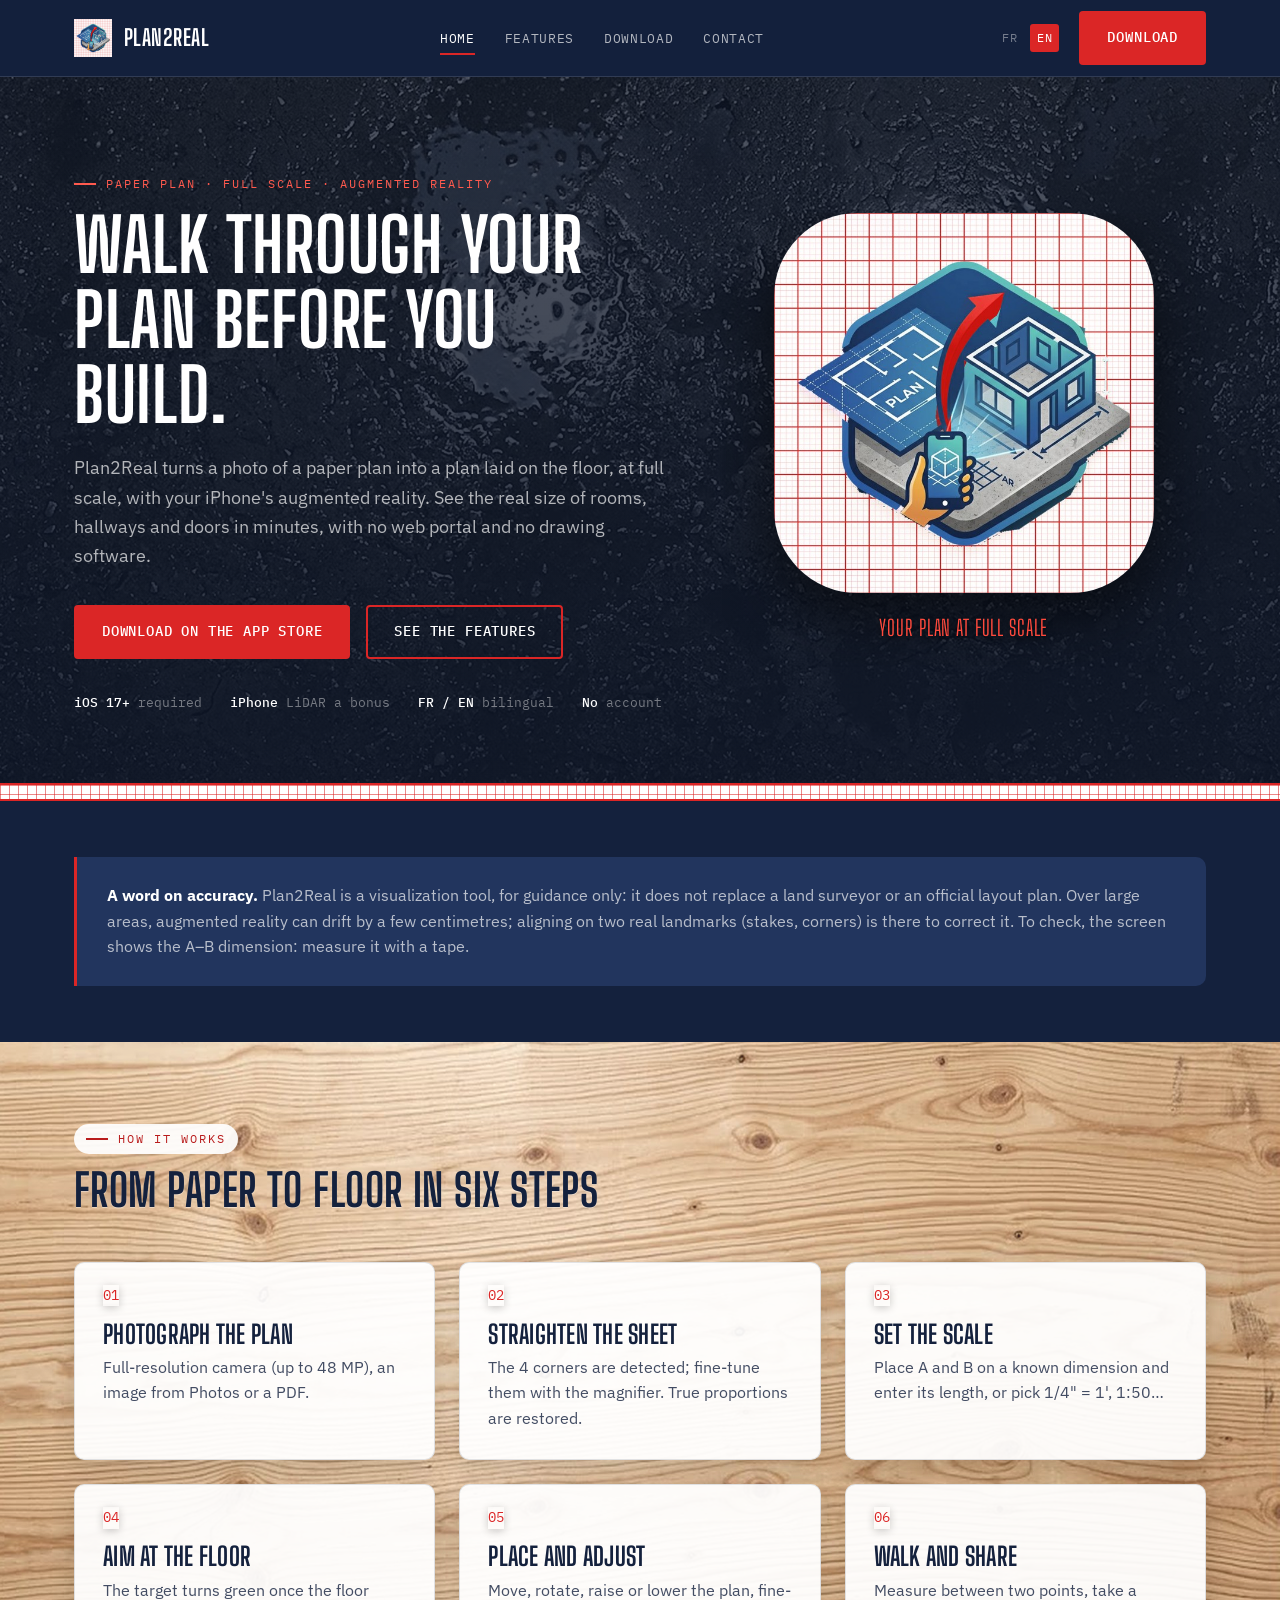
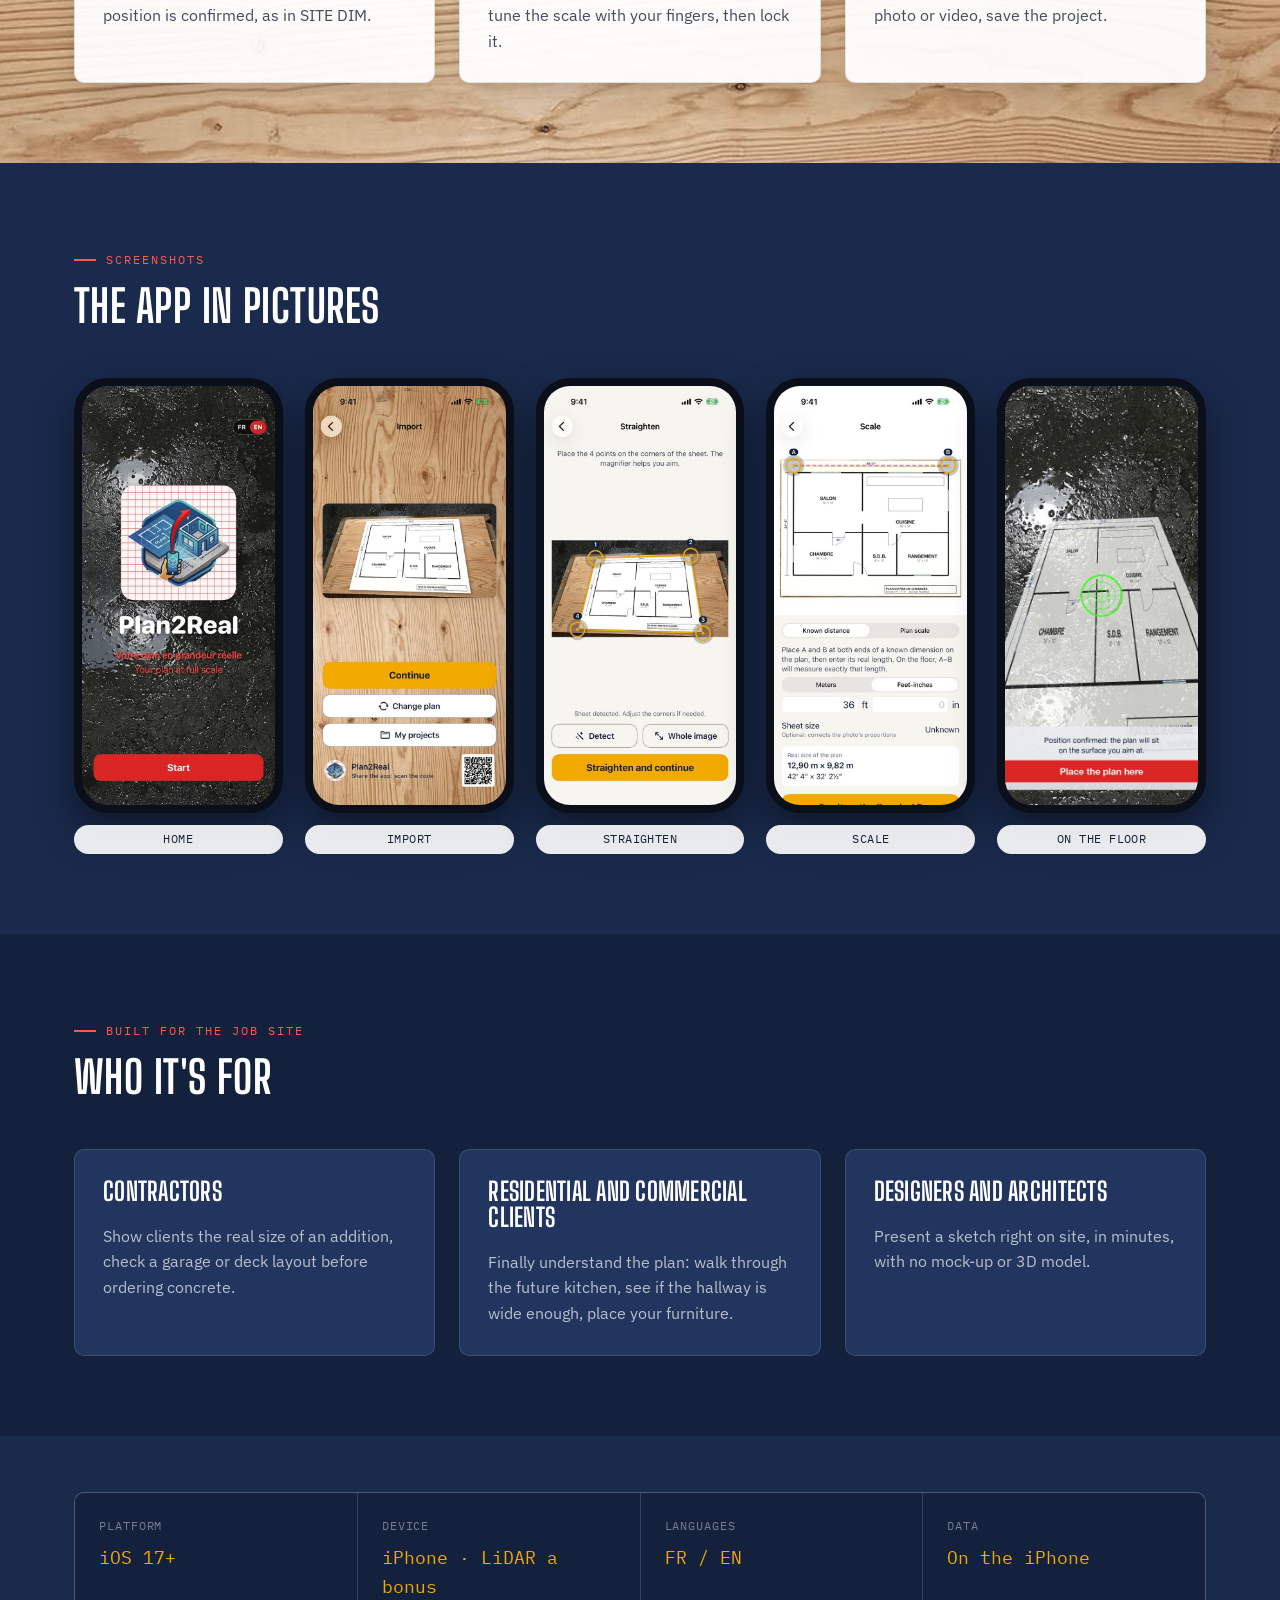
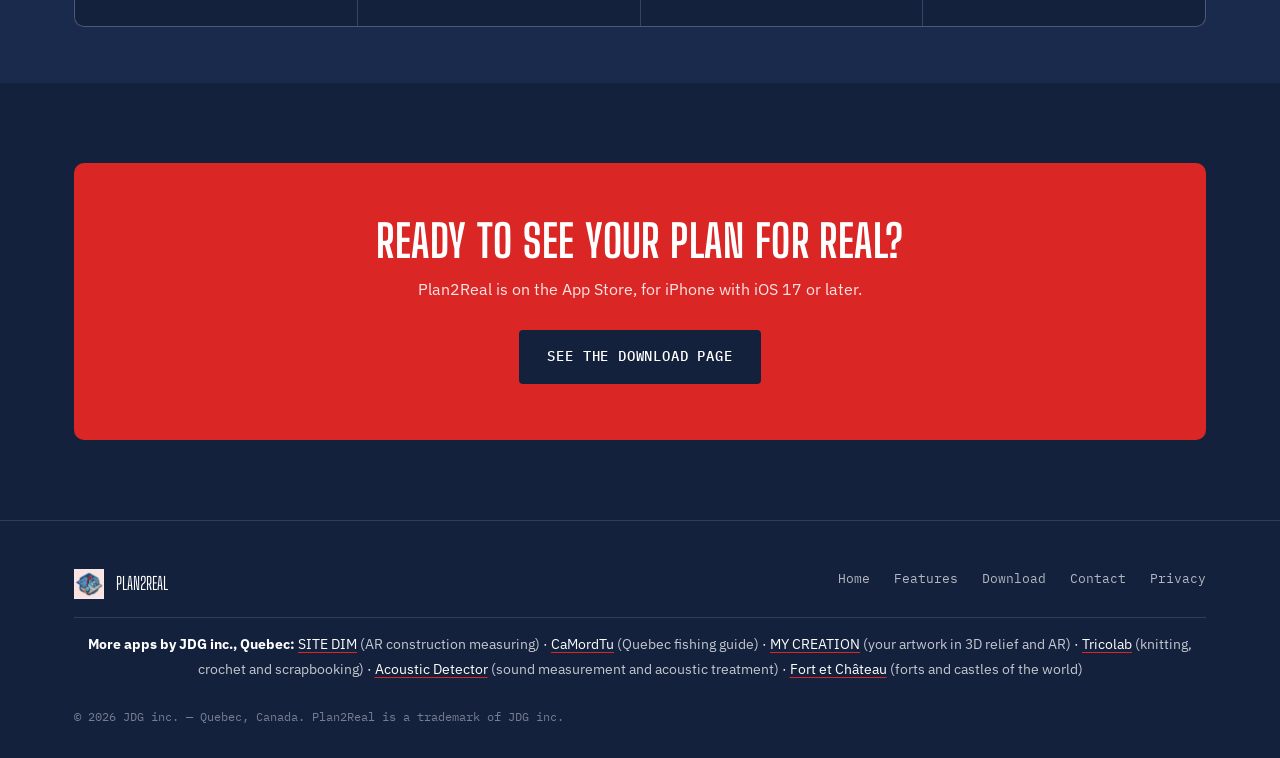
<file: index.html>
<!DOCTYPE html>
<html lang="fr">
<head>
<meta charset="UTF-8">
<meta name="viewport" content="width=device-width, initial-scale=1">
<meta http-equiv="refresh" content="0; url=fr/index.html">
<title>Plan2Real</title>
<link rel="icon" href="favicon.png">
<script>
  (function () {
    var lang = (navigator.language || "fr").toLowerCase();
    var dest = lang.indexOf("fr") === 0 ? "fr/index.html" : "en/index.html";
    window.location.replace(dest);
  })();
</script>
</head>
<body>
  <p><a href="fr/index.html">Français</a> — <a href="en/index.html">English</a></p>
</body>
</html>
</file>
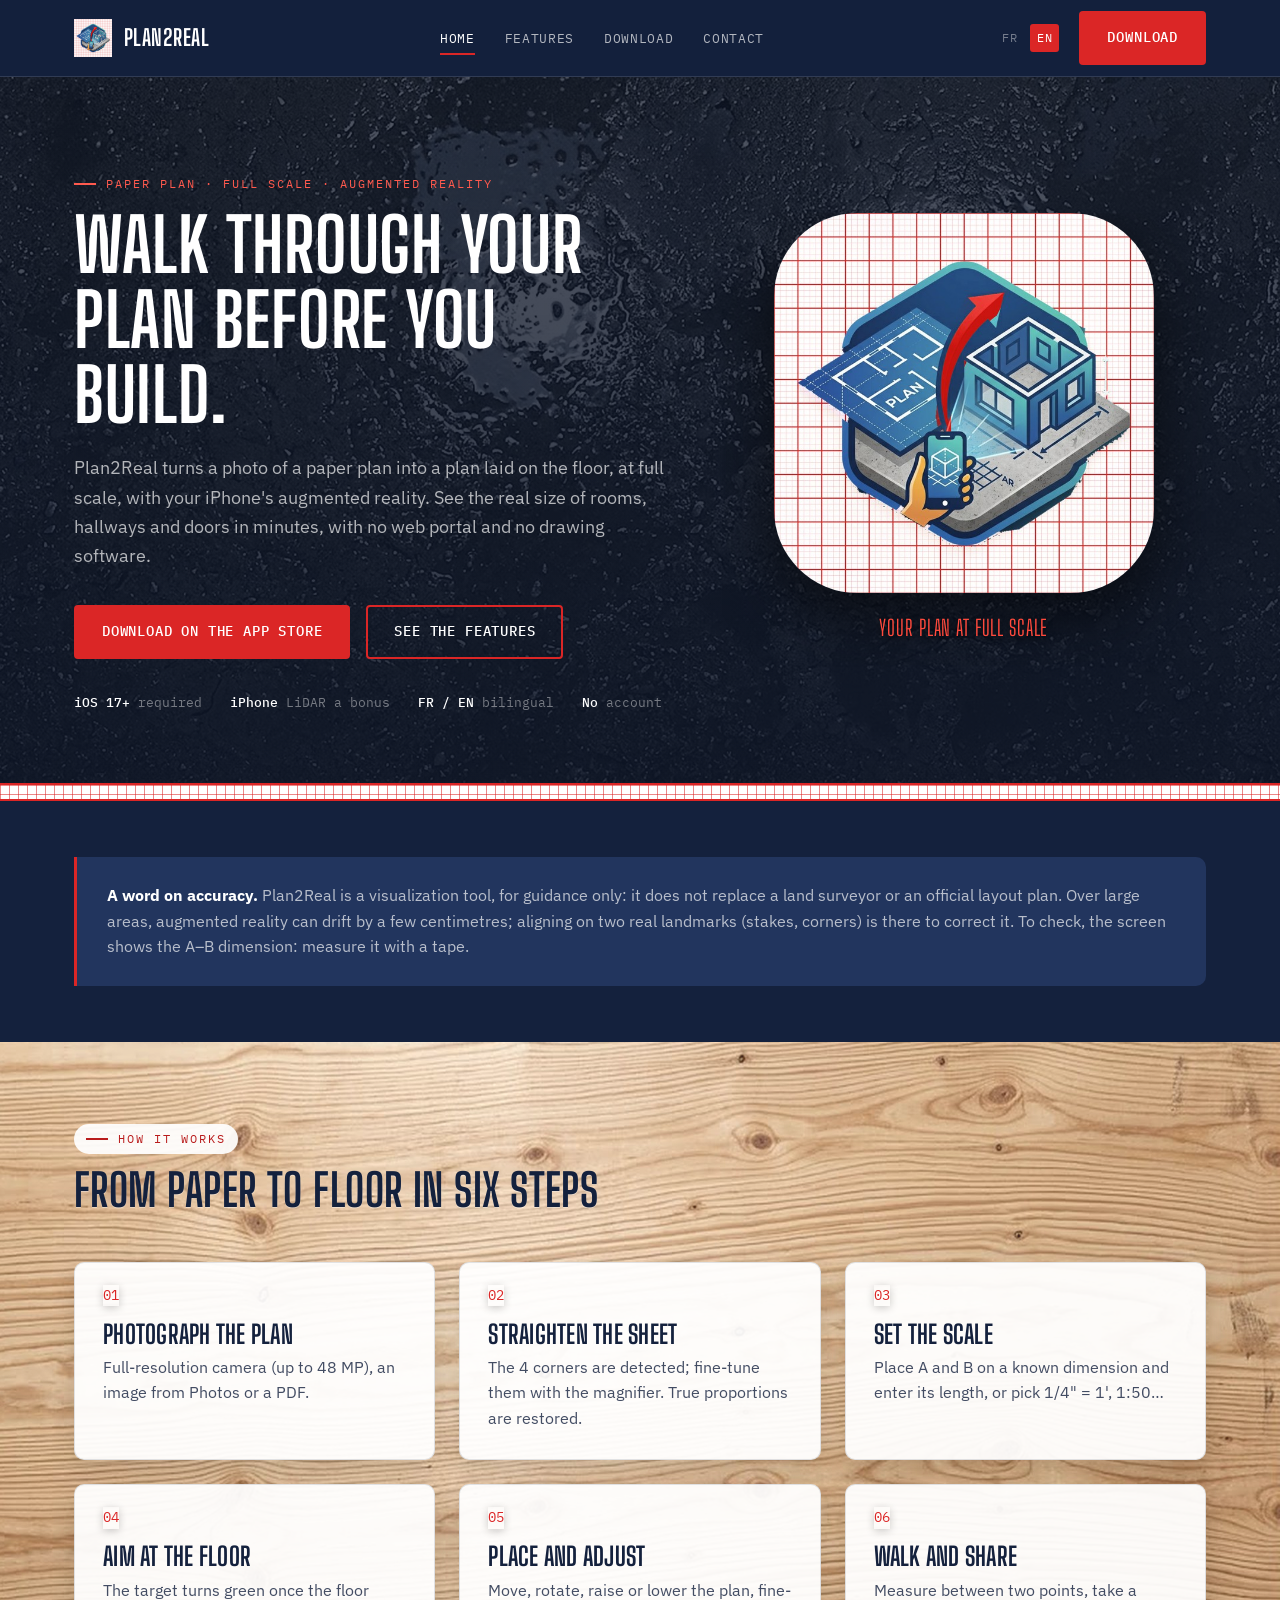
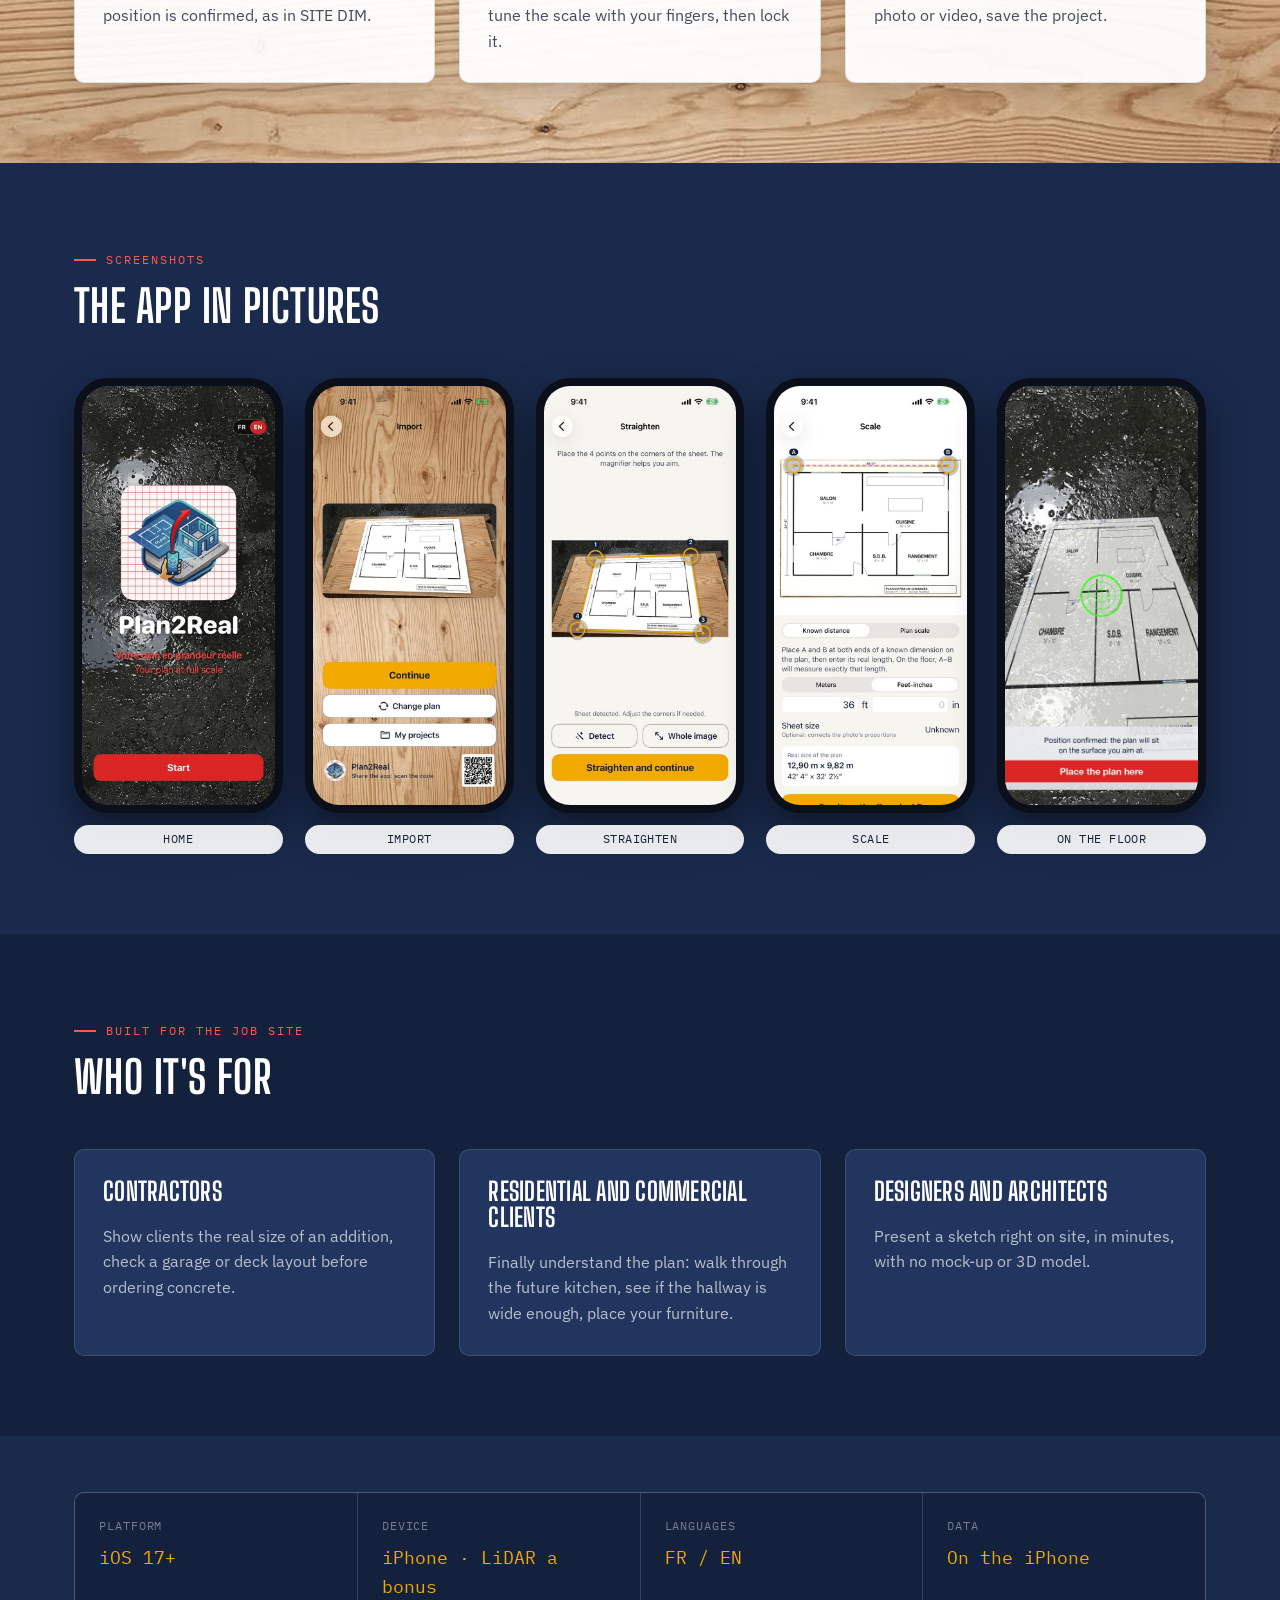
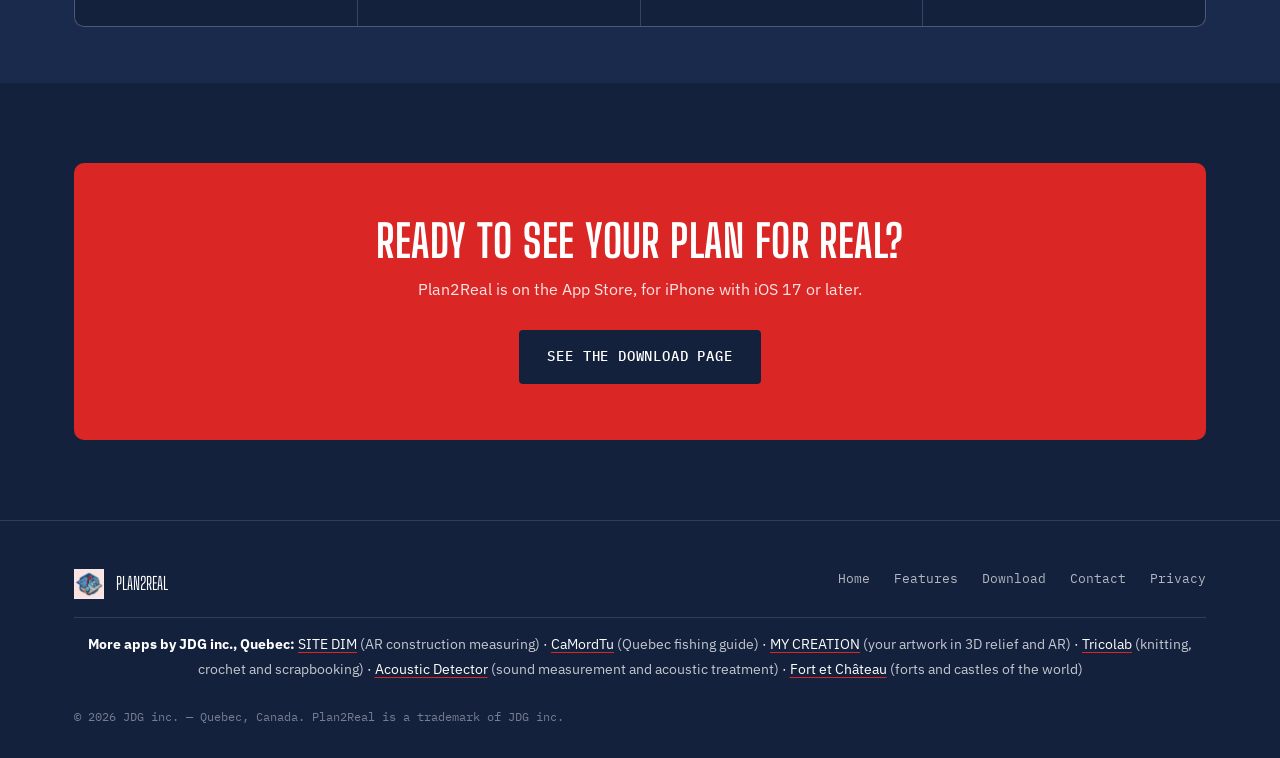
<file: en/index.html>
<!DOCTYPE html>
<html lang="en">
<head>
<meta charset="UTF-8">
<meta name="viewport" content="width=device-width, initial-scale=1">
<title>Plan2Real — your paper plan at full scale, on the floor, in augmented reality</title>
<meta name="description" content="Photograph a paper plan, set its scale and see it on the floor at full scale with your iPhone's augmented reality. For contractors, clients and designers.">
<link rel="canonical" href="https://plan2real.netlify.app/en/">
<link rel="alternate" hreflang="fr" href="https://plan2real.netlify.app/fr/">
<link rel="alternate" hreflang="en" href="https://plan2real.netlify.app/en/">
<link rel="alternate" hreflang="x-default" href="https://plan2real.netlify.app/fr/">
<meta property="og:type" content="website">
<meta property="og:site_name" content="Plan2Real">
<meta property="og:title" content="Plan2Real — your paper plan at full scale, on the floor, in augmented reality">
<meta property="og:description" content="Photograph a paper plan, set its scale and see it on the floor at full scale with your iPhone's augmented reality. For contractors, clients and designers.">
<meta property="og:url" content="https://plan2real.netlify.app/en/">
<meta property="og:image" content="https://plan2real.netlify.app/assets/img/og-image-en.jpg">
<meta property="og:image:width" content="1200">
<meta property="og:image:height" content="630">
<meta property="og:locale" content="en_CA">
<meta property="og:locale:alternate" content="fr_CA">
<meta name="twitter:card" content="summary_large_image">
<meta name="twitter:title" content="Plan2Real — your paper plan at full scale, on the floor, in augmented reality">
<meta name="twitter:description" content="Photograph a paper plan, set its scale and see it on the floor at full scale with your iPhone's augmented reality. For contractors, clients and designers.">
<meta name="twitter:image" content="https://plan2real.netlify.app/assets/img/og-image-en.jpg">
<meta name="theme-color" content="#14213D">
<script type="application/ld+json">
{
  "@context": "https://schema.org",
  "@type": "MobileApplication",
  "name": "Plan2Real",
  "operatingSystem": "iOS 17+",
  "applicationCategory": "BusinessApplication",
  "url": "https://plan2real.netlify.app/en/",
  "description": "Photograph a paper plan, set its scale and see it on the floor at full scale with your iPhone's augmented reality. For contractors, clients and designers.",
  "inLanguage": [
    "fr",
    "en"
  ],
  "image": "https://plan2real.netlify.app/assets/img/logo.jpg",
  "publisher": {
    "@type": "Organization",
    "name": "JDG inc.",
    "address": {
      "@type": "PostalAddress",
      "addressRegion": "Québec",
      "addressCountry": "CA"
    }
  },
  "installUrl": "https://apps.apple.com/ca/app/id6823348263?l=en-CA"
}
</script>
<link rel="icon" href="../favicon.png">
<link rel="apple-touch-icon" href="../assets/apple-touch-icon.png">
<link rel="preconnect" href="https://fonts.googleapis.com">
<link rel="preconnect" href="https://fonts.gstatic.com" crossorigin>
<link href="https://fonts.googleapis.com/css2?family=Big+Shoulders+Display:wght@600;700;800&family=IBM+Plex+Sans:wght@400;500;600&family=IBM+Plex+Mono:wght@400;500&display=swap" rel="stylesheet">
<link rel="stylesheet" href="../assets/css/style.css">
</head>
<body>

<header class="site-header">
  <div class="container site-header__row">
    <a href="index.html" class="brand"><img src="../assets/img/logo-mark.png" alt="" class="brand-mark" width="38" height="38">Plan2Real</a>
    <nav class="main-nav" id="main-nav" aria-label="Menu">
      <ul class="main-nav__links"><li><a href="index.html" aria-current="page">Home</a></li><li><a href="features.html">Features</a></li><li><a href="download.html">Download</a></li><li><a href="contact.html">Contact</a></li></ul>
    </nav>
    <div class="header-actions">
      <div class="lang-switch"><a href="../fr/index.html" hreflang="fr" lang="fr">FR</a><a href="index.html" hreflang="en" lang="en" class="active">EN</a></div>
      <a href="download.html" class="btn btn--primary">Download</a>
      <button class="nav-toggle" aria-label="Menu" aria-expanded="false" aria-controls="main-nav"><span></span><span></span><span></span></button>
    </div>
  </div>
</header>

<main>
<section class="hero">
  <div class="container hero__grid">
    <div>
      <p class="eyebrow">Paper plan · full scale · augmented reality</p>
      <h1>Walk through your plan before you build.</h1>
      <p class="lead">Plan2Real turns a photo of a paper plan into a plan laid on the floor, at full scale, with your iPhone's augmented reality. See the real size of rooms, hallways and doors in minutes, with no web portal and no drawing software.</p>
      <div class="hero__actions"><a href="https://apps.apple.com/ca/app/id6823348263?l=en-CA" class="btn btn--primary" target="_blank" rel="noopener">Download on the App Store</a><a href="features.html" class="btn btn--outline">See the features</a></div>
      <div class="hero__meta"><span><strong>iOS 17+</strong> required</span><span><strong>iPhone</strong> LiDAR a bonus</span><span><strong>FR / EN</strong> bilingual</span><span><strong>No</strong> account</span></div>
    </div>
    <div class="hero__visual">
      <img class="logo" src="../assets/img/logo.jpg" alt="Plan2Real" width="640" height="640">
      <p class="hero__tagline">Your plan at full scale</p>
    </div>
  </div>
</section>

<div class="grid-band"></div>

<section class="section--tight">
  <div class="container">
    <div class="callout"><p><strong>A word on accuracy.</strong> Plan2Real is a visualization tool, for guidance only: it does not replace a land surveyor or an official layout plan. Over large areas, augmented reality can drift by a few centimetres; aligning on two real landmarks (stakes, corners) is there to correct it. To check, the screen shows the A–B dimension: measure it with a tape.</p></div>
  </div>
</section>

<section class="section--wood">
  <div class="container">
    <div class="section-head">
      <p class="eyebrow">How it works</p>
      <h2>From paper to floor in six steps</h2>
    </div>
    <div class="steps"><div class="step card"><h3>Photograph the plan</h3><p>Full-resolution camera (up to 48 MP), an image from Photos or a PDF.</p></div><div class="step card"><h3>Straighten the sheet</h3><p>The 4 corners are detected; fine-tune them with the magnifier. True proportions are restored.</p></div><div class="step card"><h3>Set the scale</h3><p>Place A and B on a known dimension and enter its length, or pick 1/4" = 1', 1:50…</p></div><div class="step card"><h3>Aim at the floor</h3><p>The target turns green once the floor position is confirmed, as in SITE DIM.</p></div><div class="step card"><h3>Place and adjust</h3><p>Move, rotate, raise or lower the plan, fine-tune the scale with your fingers, then lock it.</p></div><div class="step card"><h3>Walk and share</h3><p>Measure between two points, take a photo or video, save the project.</p></div></div>
  </div>
</section>

<section class="section--alt">
  <div class="container">
    <div class="section-head">
      <p class="eyebrow">Screenshots</p>
      <h2>The app in pictures</h2>
    </div>
    <div class="shots"><figure><div class="phone"><img src="../assets/img/en-intro.jpg" alt="Plan2Real home screen with the language choice" loading="lazy" width="600" height="1304"></div><figcaption>Home</figcaption></figure><figure><div class="phone"><img src="../assets/img/en-importer.jpg" alt="Import screen on a plywood background, with the photographed plan" loading="lazy" width="600" height="1304"></div><figcaption>Import</figcaption></figure><figure><div class="phone"><img src="../assets/img/en-redresser.jpg" alt="The four corners of the sheet detected automatically" loading="lazy" width="600" height="1304"></div><figcaption>Straighten</figcaption></figure><figure><div class="phone"><img src="../assets/img/en-echelle.jpg" alt="Landmarks A and B on the 36-foot dimension" loading="lazy" width="600" height="1304"></div><figcaption>Scale</figcaption></figure><figure><div class="phone"><img src="../assets/img/en-ausol.jpg" alt="The plan laid on the floor at full scale, in augmented reality" loading="lazy" width="600" height="1304"></div><figcaption>On the floor</figcaption></figure></div>
  </div>
</section>

<section>
  <div class="container">
    <div class="section-head">
      <p class="eyebrow">Built for the job site</p>
      <h2>Who it's for</h2>
    </div>
    <div class="grid-3"><div class="card card--feature"><h3>Contractors</h3><p>Show clients the real size of an addition, check a garage or deck layout before ordering concrete.</p></div><div class="card card--feature"><h3>Residential and commercial clients</h3><p>Finally understand the plan: walk through the future kitchen, see if the hallway is wide enough, place your furniture.</p></div><div class="card card--feature"><h3>Designers and architects</h3><p>Present a sketch right on site, in minutes, with no mock-up or 3D model.</p></div></div>
  </div>
</section>

<section class="section--alt section--tight">
  <div class="container">
    <div class="specs"><div class="specs__item"><div class="label">Platform</div><div class="value">iOS 17+</div></div><div class="specs__item"><div class="label">Device</div><div class="value">iPhone · LiDAR a bonus</div></div><div class="specs__item"><div class="label">Languages</div><div class="value">FR / EN</div></div><div class="specs__item"><div class="label">Data</div><div class="value">On the iPhone</div></div></div>
  </div>
</section>

<section>
  <div class="container">
    <div class="cta-band">
      <h2>Ready to see your plan for real?</h2>
      <p>Plan2Real is on the App Store, for iPhone with iOS 17 or later.</p>
      <a href="download.html" class="btn btn--primary">See the download page</a>
    </div>
  </div>
</section>
</main>

<footer class="site-footer">
  <div class="container">
    <div class="site-footer__row">
      <a href="index.html" class="site-footer__brand"><img src="../assets/img/logo-mark.png" alt="" class="brand-mark" width="30" height="30">Plan2Real</a>
      <nav><ul><li><a href="index.html">Home</a></li><li><a href="features.html">Features</a></li><li><a href="download.html">Download</a></li><li><a href="contact.html">Contact</a></li><li><a href="privacy.html">Privacy</a></li></ul></nav>
    </div>
    <div class="jdg-apps" style="margin-top:18px;padding-top:14px;border-top:1px solid rgba(127,127,127,.3);font-size:.88em;line-height:1.8;text-align:center"><strong>More apps by JDG inc., Quebec:</strong> <a href="https://sitedim.netlify.app/en/index.html">SITE DIM</a> <span style="opacity:.75">(AR construction measuring)</span> · <a href="https://camordtu.netlify.app/en.html">CaMordTu</a> <span style="opacity:.75">(Quebec fishing guide)</span> · <a href="https://appmycreation.com/index-en.html">MY CREATION</a> <span style="opacity:.75">(your artwork in 3D relief and AR)</span> · <a href="https://tricolab.netlify.app/en/index.html">Tricolab</a> <span style="opacity:.75">(knitting, crochet and scrapbooking)</span> · <a href="https://apps.apple.com/ca/app/id6810440422?l=en-CA">Acoustic Detector</a> <span style="opacity:.75">(sound measurement and acoustic treatment)</span> · <a href="https://apps.apple.com/ca/app/id6811432420?l=en-CA">Fort et Château</a> <span style="opacity:.75">(forts and castles of the world)</span></div>
    <div class="site-footer__meta">© 2026 JDG inc. — Quebec, Canada. Plan2Real is a trademark of JDG inc.</div>
  </div>
</footer>

<script src="../assets/js/main.js"></script>
</body>
</html>
</file>
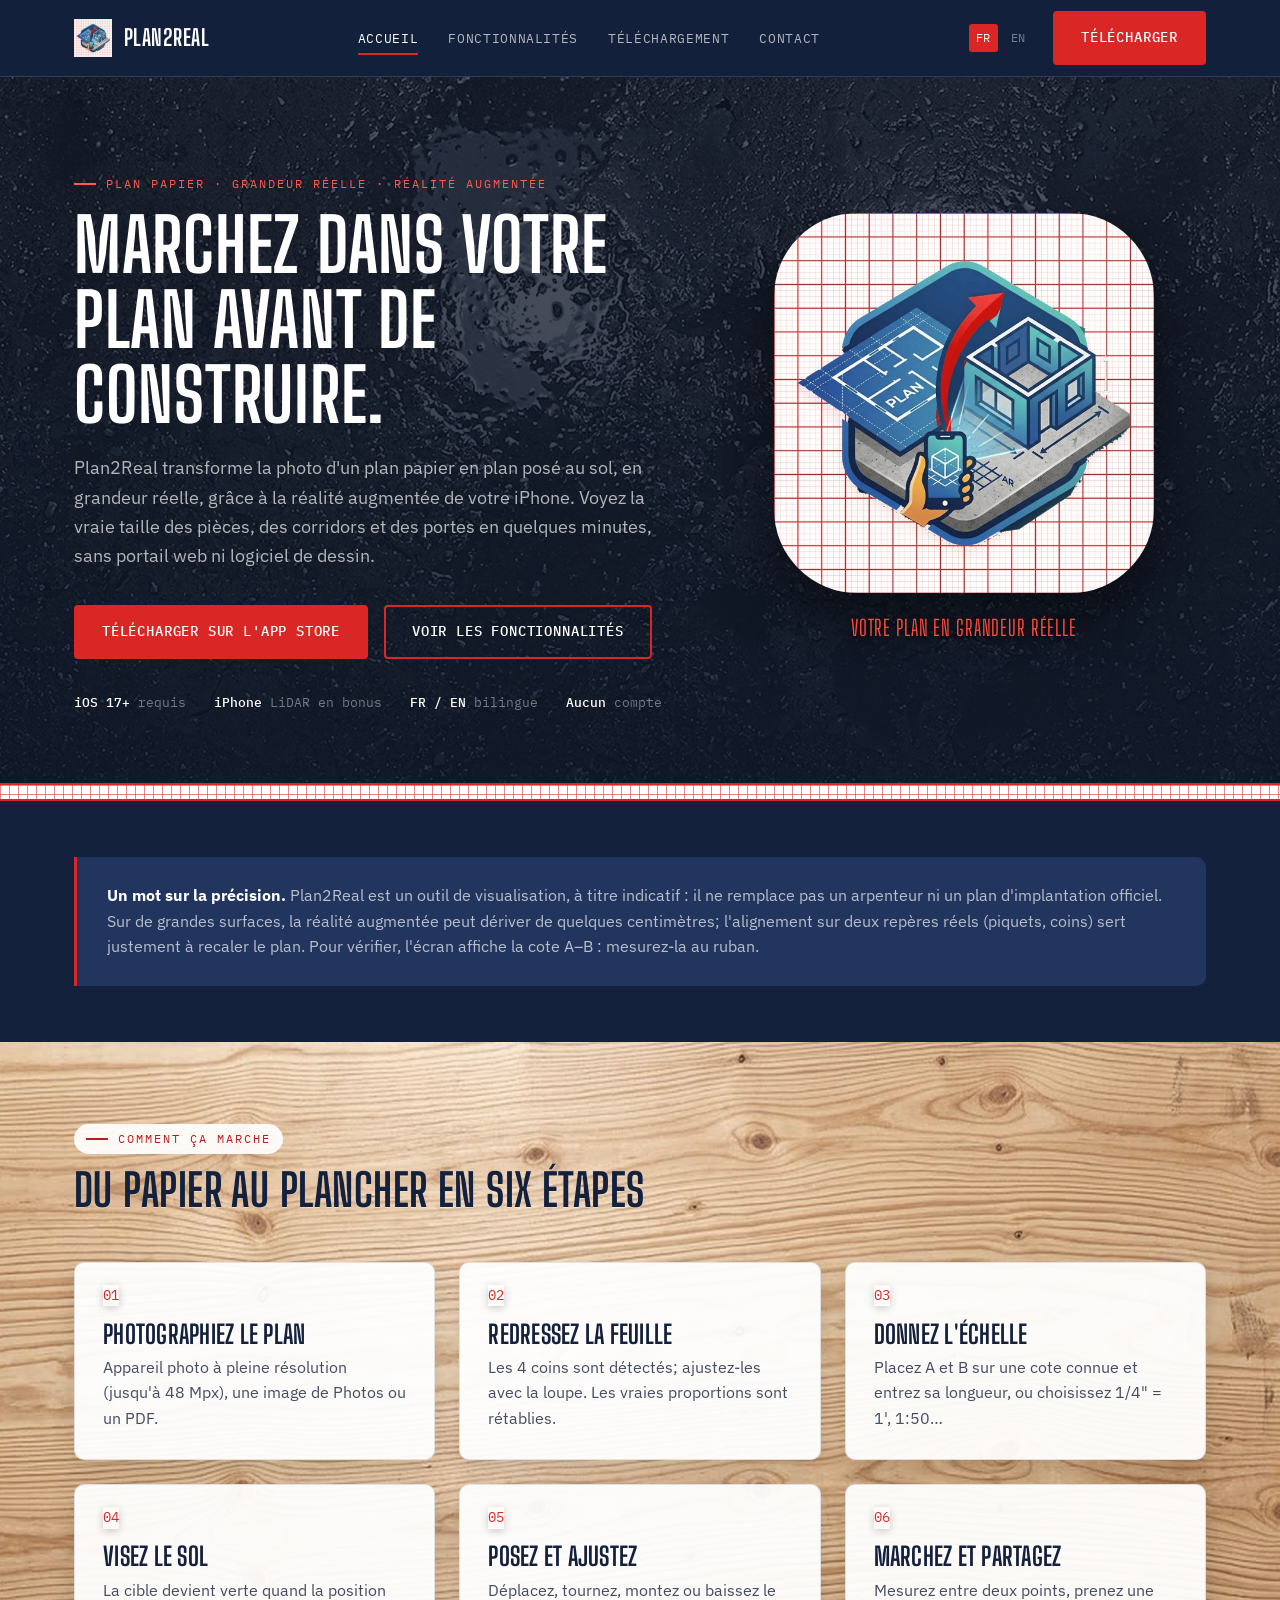
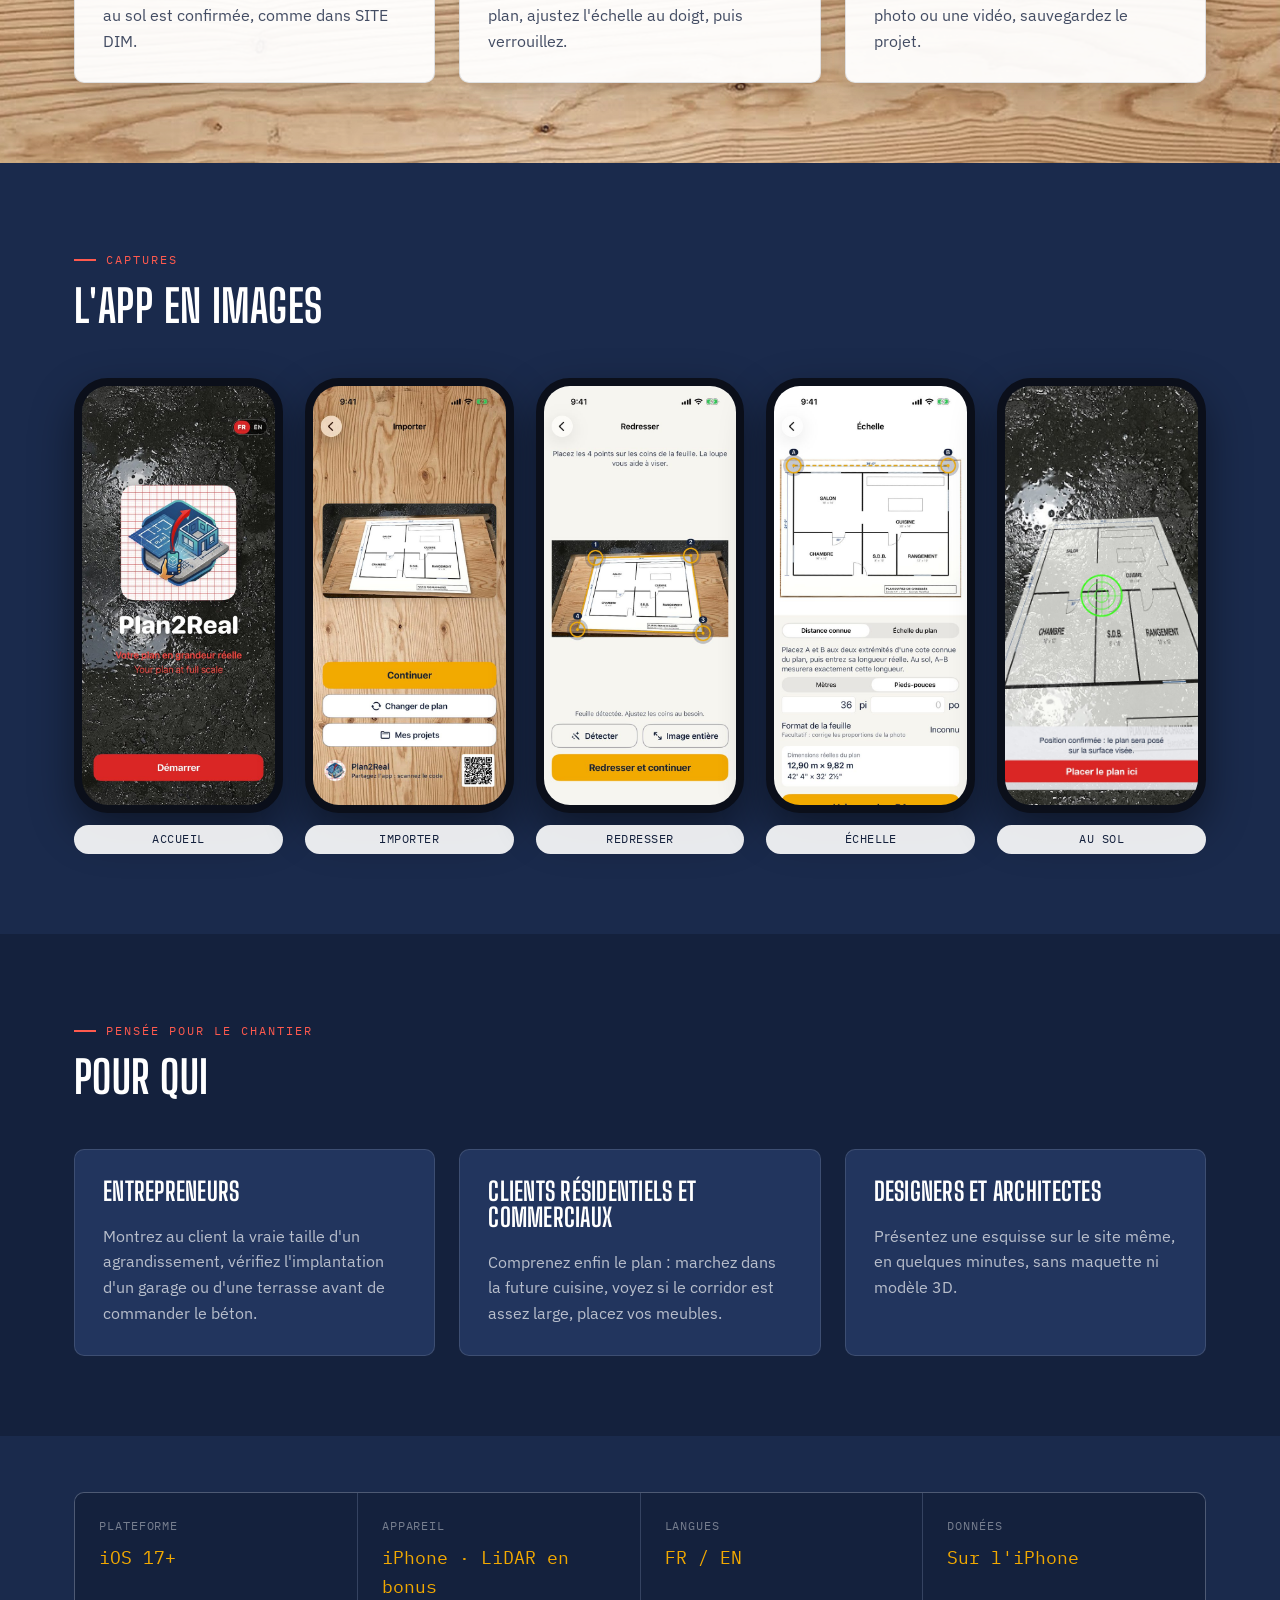
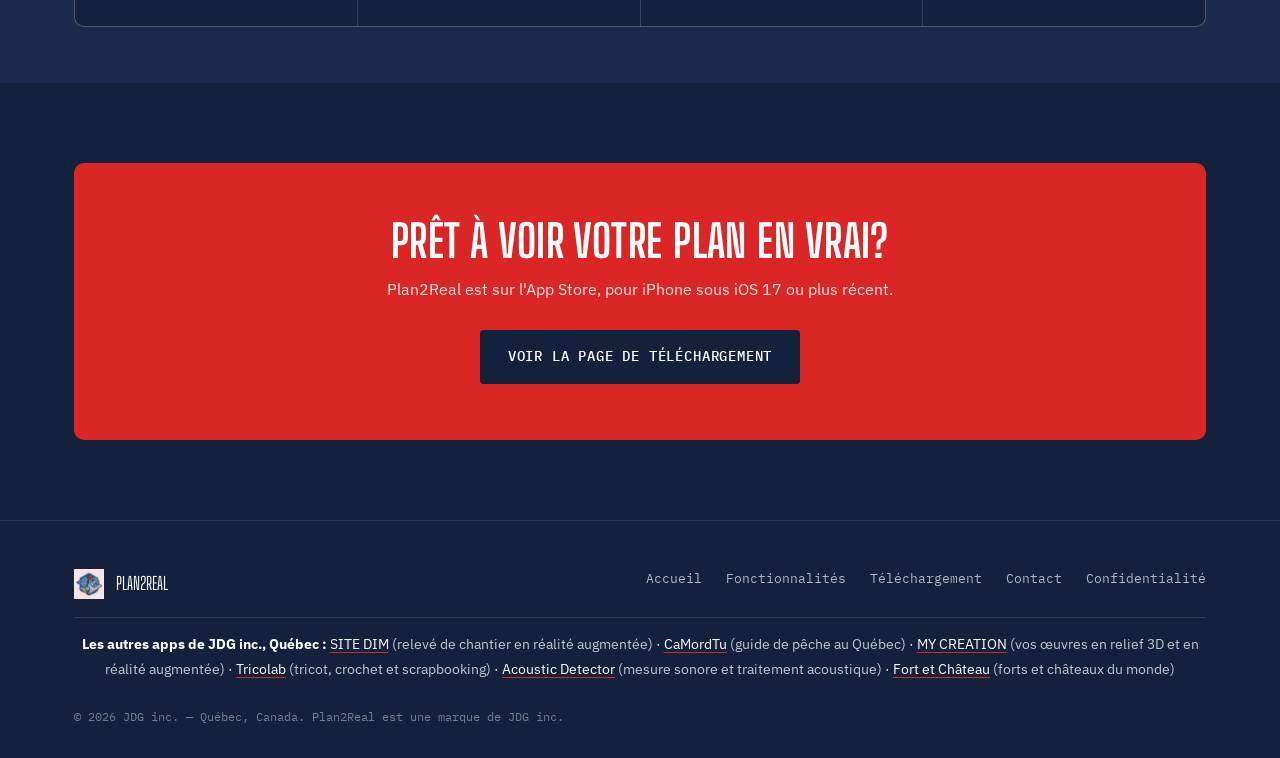
<file: fr/index.html>
<!DOCTYPE html>
<html lang="fr">
<head>
<meta charset="UTF-8">
<meta name="viewport" content="width=device-width, initial-scale=1">
<title>Plan2Real — votre plan papier en grandeur réelle, au sol, en réalité augmentée</title>
<meta name="description" content="Photographiez un plan papier, donnez son échelle et voyez-le au sol en grandeur réelle grâce à la réalité augmentée de votre iPhone. Pour entrepreneurs, clients et designers.">
<link rel="canonical" href="https://plan2real.netlify.app/fr/">
<link rel="alternate" hreflang="fr" href="https://plan2real.netlify.app/fr/">
<link rel="alternate" hreflang="en" href="https://plan2real.netlify.app/en/">
<link rel="alternate" hreflang="x-default" href="https://plan2real.netlify.app/fr/">
<meta property="og:type" content="website">
<meta property="og:site_name" content="Plan2Real">
<meta property="og:title" content="Plan2Real — votre plan papier en grandeur réelle, au sol, en réalité augmentée">
<meta property="og:description" content="Photographiez un plan papier, donnez son échelle et voyez-le au sol en grandeur réelle grâce à la réalité augmentée de votre iPhone. Pour entrepreneurs, clients et designers.">
<meta property="og:url" content="https://plan2real.netlify.app/fr/">
<meta property="og:image" content="https://plan2real.netlify.app/assets/img/og-image-fr.jpg">
<meta property="og:image:width" content="1200">
<meta property="og:image:height" content="630">
<meta property="og:locale" content="fr_CA">
<meta property="og:locale:alternate" content="en_CA">
<meta name="twitter:card" content="summary_large_image">
<meta name="twitter:title" content="Plan2Real — votre plan papier en grandeur réelle, au sol, en réalité augmentée">
<meta name="twitter:description" content="Photographiez un plan papier, donnez son échelle et voyez-le au sol en grandeur réelle grâce à la réalité augmentée de votre iPhone. Pour entrepreneurs, clients et designers.">
<meta name="twitter:image" content="https://plan2real.netlify.app/assets/img/og-image-fr.jpg">
<meta name="theme-color" content="#14213D">
<script type="application/ld+json">
{
  "@context": "https://schema.org",
  "@type": "MobileApplication",
  "name": "Plan2Real",
  "operatingSystem": "iOS 17+",
  "applicationCategory": "BusinessApplication",
  "url": "https://plan2real.netlify.app/fr/",
  "description": "Photographiez un plan papier, donnez son échelle et voyez-le au sol en grandeur réelle grâce à la réalité augmentée de votre iPhone. Pour entrepreneurs, clients et designers.",
  "inLanguage": [
    "fr",
    "en"
  ],
  "image": "https://plan2real.netlify.app/assets/img/logo.jpg",
  "publisher": {
    "@type": "Organization",
    "name": "JDG inc.",
    "address": {
      "@type": "PostalAddress",
      "addressRegion": "Québec",
      "addressCountry": "CA"
    }
  },
  "installUrl": "https://apps.apple.com/ca/app/id6823348263?l=fr-CA"
}
</script>
<link rel="icon" href="../favicon.png">
<link rel="apple-touch-icon" href="../assets/apple-touch-icon.png">
<link rel="preconnect" href="https://fonts.googleapis.com">
<link rel="preconnect" href="https://fonts.gstatic.com" crossorigin>
<link href="https://fonts.googleapis.com/css2?family=Big+Shoulders+Display:wght@600;700;800&family=IBM+Plex+Sans:wght@400;500;600&family=IBM+Plex+Mono:wght@400;500&display=swap" rel="stylesheet">
<link rel="stylesheet" href="../assets/css/style.css">
</head>
<body>

<header class="site-header">
  <div class="container site-header__row">
    <a href="index.html" class="brand"><img src="../assets/img/logo-mark.png" alt="" class="brand-mark" width="38" height="38">Plan2Real</a>
    <nav class="main-nav" id="main-nav" aria-label="Menu">
      <ul class="main-nav__links"><li><a href="index.html" aria-current="page">Accueil</a></li><li><a href="fonctionnalites.html">Fonctionnalités</a></li><li><a href="telechargement.html">Téléchargement</a></li><li><a href="contact.html">Contact</a></li></ul>
    </nav>
    <div class="header-actions">
      <div class="lang-switch"><a href="index.html" hreflang="fr" lang="fr" class="active">FR</a><a href="../en/index.html" hreflang="en" lang="en">EN</a></div>
      <a href="telechargement.html" class="btn btn--primary">Télécharger</a>
      <button class="nav-toggle" aria-label="Menu" aria-expanded="false" aria-controls="main-nav"><span></span><span></span><span></span></button>
    </div>
  </div>
</header>

<main>
<section class="hero">
  <div class="container hero__grid">
    <div>
      <p class="eyebrow">Plan papier · grandeur réelle · réalité augmentée</p>
      <h1>Marchez dans votre plan avant de construire.</h1>
      <p class="lead">Plan2Real transforme la photo d'un plan papier en plan posé au sol, en grandeur réelle, grâce à la réalité augmentée de votre iPhone. Voyez la vraie taille des pièces, des corridors et des portes en quelques minutes, sans portail web ni logiciel de dessin.</p>
      <div class="hero__actions"><a href="https://apps.apple.com/ca/app/id6823348263?l=fr-CA" class="btn btn--primary" target="_blank" rel="noopener">Télécharger sur l'App Store</a><a href="fonctionnalites.html" class="btn btn--outline">Voir les fonctionnalités</a></div>
      <div class="hero__meta"><span><strong>iOS 17+</strong> requis</span><span><strong>iPhone</strong> LiDAR en bonus</span><span><strong>FR / EN</strong> bilingue</span><span><strong>Aucun</strong> compte</span></div>
    </div>
    <div class="hero__visual">
      <img class="logo" src="../assets/img/logo.jpg" alt="Plan2Real" width="640" height="640">
      <p class="hero__tagline">Votre plan en grandeur réelle</p>
    </div>
  </div>
</section>

<div class="grid-band"></div>

<section class="section--tight">
  <div class="container">
    <div class="callout"><p><strong>Un mot sur la précision.</strong> Plan2Real est un outil de visualisation, à titre indicatif : il ne remplace pas un arpenteur ni un plan d'implantation officiel. Sur de grandes surfaces, la réalité augmentée peut dériver de quelques centimètres; l'alignement sur deux repères réels (piquets, coins) sert justement à recaler le plan. Pour vérifier, l'écran affiche la cote A–B : mesurez-la au ruban.</p></div>
  </div>
</section>

<section class="section--wood">
  <div class="container">
    <div class="section-head">
      <p class="eyebrow">Comment ça marche</p>
      <h2>Du papier au plancher en six étapes</h2>
    </div>
    <div class="steps"><div class="step card"><h3>Photographiez le plan</h3><p>Appareil photo à pleine résolution (jusqu'à 48 Mpx), une image de Photos ou un PDF.</p></div><div class="step card"><h3>Redressez la feuille</h3><p>Les 4 coins sont détectés; ajustez-les avec la loupe. Les vraies proportions sont rétablies.</p></div><div class="step card"><h3>Donnez l'échelle</h3><p>Placez A et B sur une cote connue et entrez sa longueur, ou choisissez 1/4" = 1', 1:50…</p></div><div class="step card"><h3>Visez le sol</h3><p>La cible devient verte quand la position au sol est confirmée, comme dans SITE DIM.</p></div><div class="step card"><h3>Posez et ajustez</h3><p>Déplacez, tournez, montez ou baissez le plan, ajustez l'échelle au doigt, puis verrouillez.</p></div><div class="step card"><h3>Marchez et partagez</h3><p>Mesurez entre deux points, prenez une photo ou une vidéo, sauvegardez le projet.</p></div></div>
  </div>
</section>

<section class="section--alt">
  <div class="container">
    <div class="section-head">
      <p class="eyebrow">Captures</p>
      <h2>L'app en images</h2>
    </div>
    <div class="shots"><figure><div class="phone"><img src="../assets/img/fr-intro.jpg" alt="Accueil de Plan2Real avec le choix de la langue" loading="lazy" width="600" height="1304"></div><figcaption>Accueil</figcaption></figure><figure><div class="phone"><img src="../assets/img/fr-importer.jpg" alt="Écran Importer sur fond de contreplaqué, avec le plan photographié" loading="lazy" width="600" height="1304"></div><figcaption>Importer</figcaption></figure><figure><div class="phone"><img src="../assets/img/fr-redresser.jpg" alt="Les quatre coins de la feuille détectés automatiquement" loading="lazy" width="600" height="1304"></div><figcaption>Redresser</figcaption></figure><figure><div class="phone"><img src="../assets/img/fr-echelle.jpg" alt="Repères A et B posés sur la cote de 36 pieds" loading="lazy" width="600" height="1304"></div><figcaption>Échelle</figcaption></figure><figure><div class="phone"><img src="../assets/img/fr-ausol.jpg" alt="Le plan posé au sol en grandeur réelle, en réalité augmentée" loading="lazy" width="600" height="1304"></div><figcaption>Au sol</figcaption></figure></div>
  </div>
</section>

<section>
  <div class="container">
    <div class="section-head">
      <p class="eyebrow">Pensée pour le chantier</p>
      <h2>Pour qui</h2>
    </div>
    <div class="grid-3"><div class="card card--feature"><h3>Entrepreneurs</h3><p>Montrez au client la vraie taille d'un agrandissement, vérifiez l'implantation d'un garage ou d'une terrasse avant de commander le béton.</p></div><div class="card card--feature"><h3>Clients résidentiels et commerciaux</h3><p>Comprenez enfin le plan : marchez dans la future cuisine, voyez si le corridor est assez large, placez vos meubles.</p></div><div class="card card--feature"><h3>Designers et architectes</h3><p>Présentez une esquisse sur le site même, en quelques minutes, sans maquette ni modèle 3D.</p></div></div>
  </div>
</section>

<section class="section--alt section--tight">
  <div class="container">
    <div class="specs"><div class="specs__item"><div class="label">Plateforme</div><div class="value">iOS 17+</div></div><div class="specs__item"><div class="label">Appareil</div><div class="value">iPhone · LiDAR en bonus</div></div><div class="specs__item"><div class="label">Langues</div><div class="value">FR / EN</div></div><div class="specs__item"><div class="label">Données</div><div class="value">Sur l'iPhone</div></div></div>
  </div>
</section>

<section>
  <div class="container">
    <div class="cta-band">
      <h2>Prêt à voir votre plan en vrai?</h2>
      <p>Plan2Real est sur l'App Store, pour iPhone sous iOS 17 ou plus récent.</p>
      <a href="telechargement.html" class="btn btn--primary">Voir la page de téléchargement</a>
    </div>
  </div>
</section>
</main>

<footer class="site-footer">
  <div class="container">
    <div class="site-footer__row">
      <a href="index.html" class="site-footer__brand"><img src="../assets/img/logo-mark.png" alt="" class="brand-mark" width="30" height="30">Plan2Real</a>
      <nav><ul><li><a href="index.html">Accueil</a></li><li><a href="fonctionnalites.html">Fonctionnalités</a></li><li><a href="telechargement.html">Téléchargement</a></li><li><a href="contact.html">Contact</a></li><li><a href="confidentialite.html">Confidentialité</a></li></ul></nav>
    </div>
    <div class="jdg-apps" style="margin-top:18px;padding-top:14px;border-top:1px solid rgba(127,127,127,.3);font-size:.88em;line-height:1.8;text-align:center"><strong>Les autres apps de JDG inc., Québec :</strong> <a href="https://sitedim.netlify.app/fr/index.html">SITE DIM</a> <span style="opacity:.75">(relevé de chantier en réalité augmentée)</span> · <a href="https://camordtu.netlify.app/">CaMordTu</a> <span style="opacity:.75">(guide de pêche au Québec)</span> · <a href="https://appmycreation.com/">MY CREATION</a> <span style="opacity:.75">(vos œuvres en relief 3D et en réalité augmentée)</span> · <a href="https://tricolab.netlify.app/fr/index.html">Tricolab</a> <span style="opacity:.75">(tricot, crochet et scrapbooking)</span> · <a href="https://apps.apple.com/ca/app/id6810440422?l=fr-CA">Acoustic Detector</a> <span style="opacity:.75">(mesure sonore et traitement acoustique)</span> · <a href="https://apps.apple.com/ca/app/id6811432420?l=fr-CA">Fort et Château</a> <span style="opacity:.75">(forts et châteaux du monde)</span></div>
    <div class="site-footer__meta">© 2026 JDG inc. — Québec, Canada. Plan2Real est une marque de JDG inc.</div>
  </div>
</footer>

<script src="../assets/js/main.js"></script>
</body>
</html>
</file>
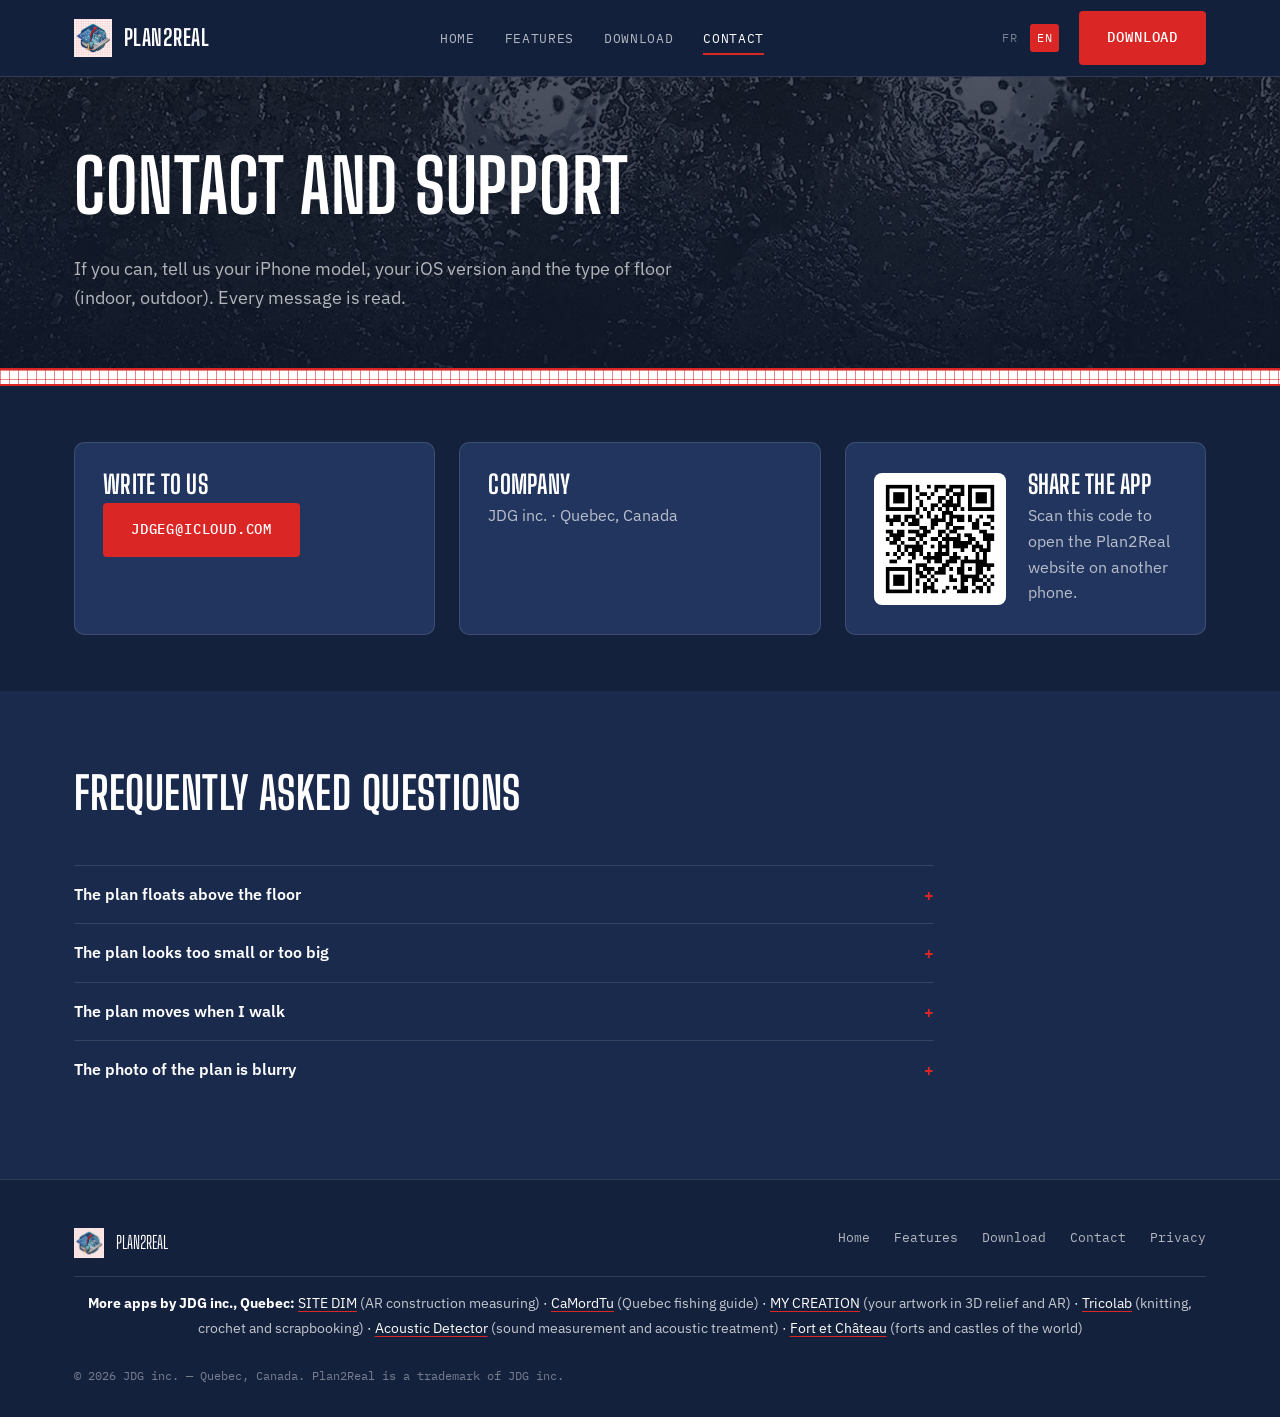
<file: en/contact.html>
<!DOCTYPE html>
<html lang="en">
<head>
<meta charset="UTF-8">
<meta name="viewport" content="width=device-width, initial-scale=1">
<title>Contact and support — Plan2Real</title>
<meta name="description" content="Help, frequently asked questions and contact for the Plan2Real app.">
<link rel="canonical" href="https://plan2real.netlify.app/en/contact.html">
<link rel="alternate" hreflang="fr" href="https://plan2real.netlify.app/fr/contact.html">
<link rel="alternate" hreflang="en" href="https://plan2real.netlify.app/en/contact.html">
<link rel="alternate" hreflang="x-default" href="https://plan2real.netlify.app/fr/contact.html">
<meta property="og:type" content="website">
<meta property="og:site_name" content="Plan2Real">
<meta property="og:title" content="Contact and support — Plan2Real">
<meta property="og:description" content="Help, frequently asked questions and contact for the Plan2Real app.">
<meta property="og:url" content="https://plan2real.netlify.app/en/contact.html">
<meta property="og:image" content="https://plan2real.netlify.app/assets/img/og-image-en.jpg">
<meta property="og:image:width" content="1200">
<meta property="og:image:height" content="630">
<meta property="og:locale" content="en_CA">
<meta property="og:locale:alternate" content="fr_CA">
<meta name="twitter:card" content="summary_large_image">
<meta name="twitter:title" content="Contact and support — Plan2Real">
<meta name="twitter:description" content="Help, frequently asked questions and contact for the Plan2Real app.">
<meta name="twitter:image" content="https://plan2real.netlify.app/assets/img/og-image-en.jpg">
<meta name="theme-color" content="#14213D">
<link rel="icon" href="../favicon.png">
<link rel="apple-touch-icon" href="../assets/apple-touch-icon.png">
<link rel="preconnect" href="https://fonts.googleapis.com">
<link rel="preconnect" href="https://fonts.gstatic.com" crossorigin>
<link href="https://fonts.googleapis.com/css2?family=Big+Shoulders+Display:wght@600;700;800&family=IBM+Plex+Sans:wght@400;500;600&family=IBM+Plex+Mono:wght@400;500&display=swap" rel="stylesheet">
<link rel="stylesheet" href="../assets/css/style.css">
</head>
<body>

<header class="site-header">
  <div class="container site-header__row">
    <a href="index.html" class="brand"><img src="../assets/img/logo-mark.png" alt="" class="brand-mark" width="38" height="38">Plan2Real</a>
    <nav class="main-nav" id="main-nav" aria-label="Menu">
      <ul class="main-nav__links"><li><a href="index.html">Home</a></li><li><a href="features.html">Features</a></li><li><a href="download.html">Download</a></li><li><a href="contact.html" aria-current="page">Contact</a></li></ul>
    </nav>
    <div class="header-actions">
      <div class="lang-switch"><a href="../fr/contact.html" hreflang="fr" lang="fr">FR</a><a href="contact.html" hreflang="en" lang="en" class="active">EN</a></div>
      <a href="download.html" class="btn btn--primary">Download</a>
      <button class="nav-toggle" aria-label="Menu" aria-expanded="false" aria-controls="main-nav"><span></span><span></span><span></span></button>
    </div>
  </div>
</header>

<main>
<section class="page-hero">
  <div class="container">
    
    <h1>Contact and support</h1>
    <p class="lead">If you can, tell us your iPhone model, your iOS version and the type of floor (indoor, outdoor). Every message is read.</p>
  </div>
</section>
<div class="grid-band"></div>

<section class="section--tight">
  <div class="container grid-3">
    <div class="card">
      <h3>Write to us</h3>
      <p><a class="btn btn--primary" href="mailto:jdgeg@icloud.com?subject=Plan2Real">jdgeg@icloud.com</a></p>
    </div>
    <div class="card">
      <h3>Company</h3>
      <p>JDG inc. · Quebec, Canada</p>
    </div>
    <div class="card qr-card">
      <img src="../assets/img/qr-site.png" alt="QR" width="132" height="132">
      <div><h3>Share the app</h3><p>Scan this code to open the Plan2Real website on another phone.</p></div>
    </div>
  </div>
</section>

<section class="section--alt">
  <div class="container">
    <div class="section-head"><h2>Frequently asked questions</h2></div>
    <div class="faq"><details><summary>The plan floats above the floor</summary><p>Aim at the floor (not furniture) and wait for the target to turn green before placing the plan. Then the Height button lets you raise or lower it to the centimetre.</p></details><details><summary>The plan looks too small or too big</summary><p>Check the A–B dimension at the Scale step. On the floor, use “Adjust scale” on a known dimension (a 36-inch door) or the finger scale with a tape on the floor.</p></details><details><summary>The plan moves when I walk</summary><p>Tap the Lock button: no gesture moves it anymore. On a large lot, align it on two real landmarks.</p></details><details><summary>The photo of the plan is blurry</summary><p>Take the photo with Plan2Real's camera, flat, straight on and without glare: it uses the sensor's full resolution.</p></details></div>
  </div>
</section>
</main>

<footer class="site-footer">
  <div class="container">
    <div class="site-footer__row">
      <a href="index.html" class="site-footer__brand"><img src="../assets/img/logo-mark.png" alt="" class="brand-mark" width="30" height="30">Plan2Real</a>
      <nav><ul><li><a href="index.html">Home</a></li><li><a href="features.html">Features</a></li><li><a href="download.html">Download</a></li><li><a href="contact.html">Contact</a></li><li><a href="privacy.html">Privacy</a></li></ul></nav>
    </div>
    <div class="jdg-apps" style="margin-top:18px;padding-top:14px;border-top:1px solid rgba(127,127,127,.3);font-size:.88em;line-height:1.8;text-align:center"><strong>More apps by JDG inc., Quebec:</strong> <a href="https://sitedim.netlify.app/en/index.html">SITE DIM</a> <span style="opacity:.75">(AR construction measuring)</span> · <a href="https://camordtu.netlify.app/en.html">CaMordTu</a> <span style="opacity:.75">(Quebec fishing guide)</span> · <a href="https://appmycreation.com/index-en.html">MY CREATION</a> <span style="opacity:.75">(your artwork in 3D relief and AR)</span> · <a href="https://tricolab.netlify.app/en/index.html">Tricolab</a> <span style="opacity:.75">(knitting, crochet and scrapbooking)</span> · <a href="https://apps.apple.com/ca/app/id6810440422?l=en-CA">Acoustic Detector</a> <span style="opacity:.75">(sound measurement and acoustic treatment)</span> · <a href="https://apps.apple.com/ca/app/id6811432420?l=en-CA">Fort et Château</a> <span style="opacity:.75">(forts and castles of the world)</span></div>
    <div class="site-footer__meta">© 2026 JDG inc. — Quebec, Canada. Plan2Real is a trademark of JDG inc.</div>
  </div>
</footer>

<script src="../assets/js/main.js"></script>
</body>
</html>
</file>
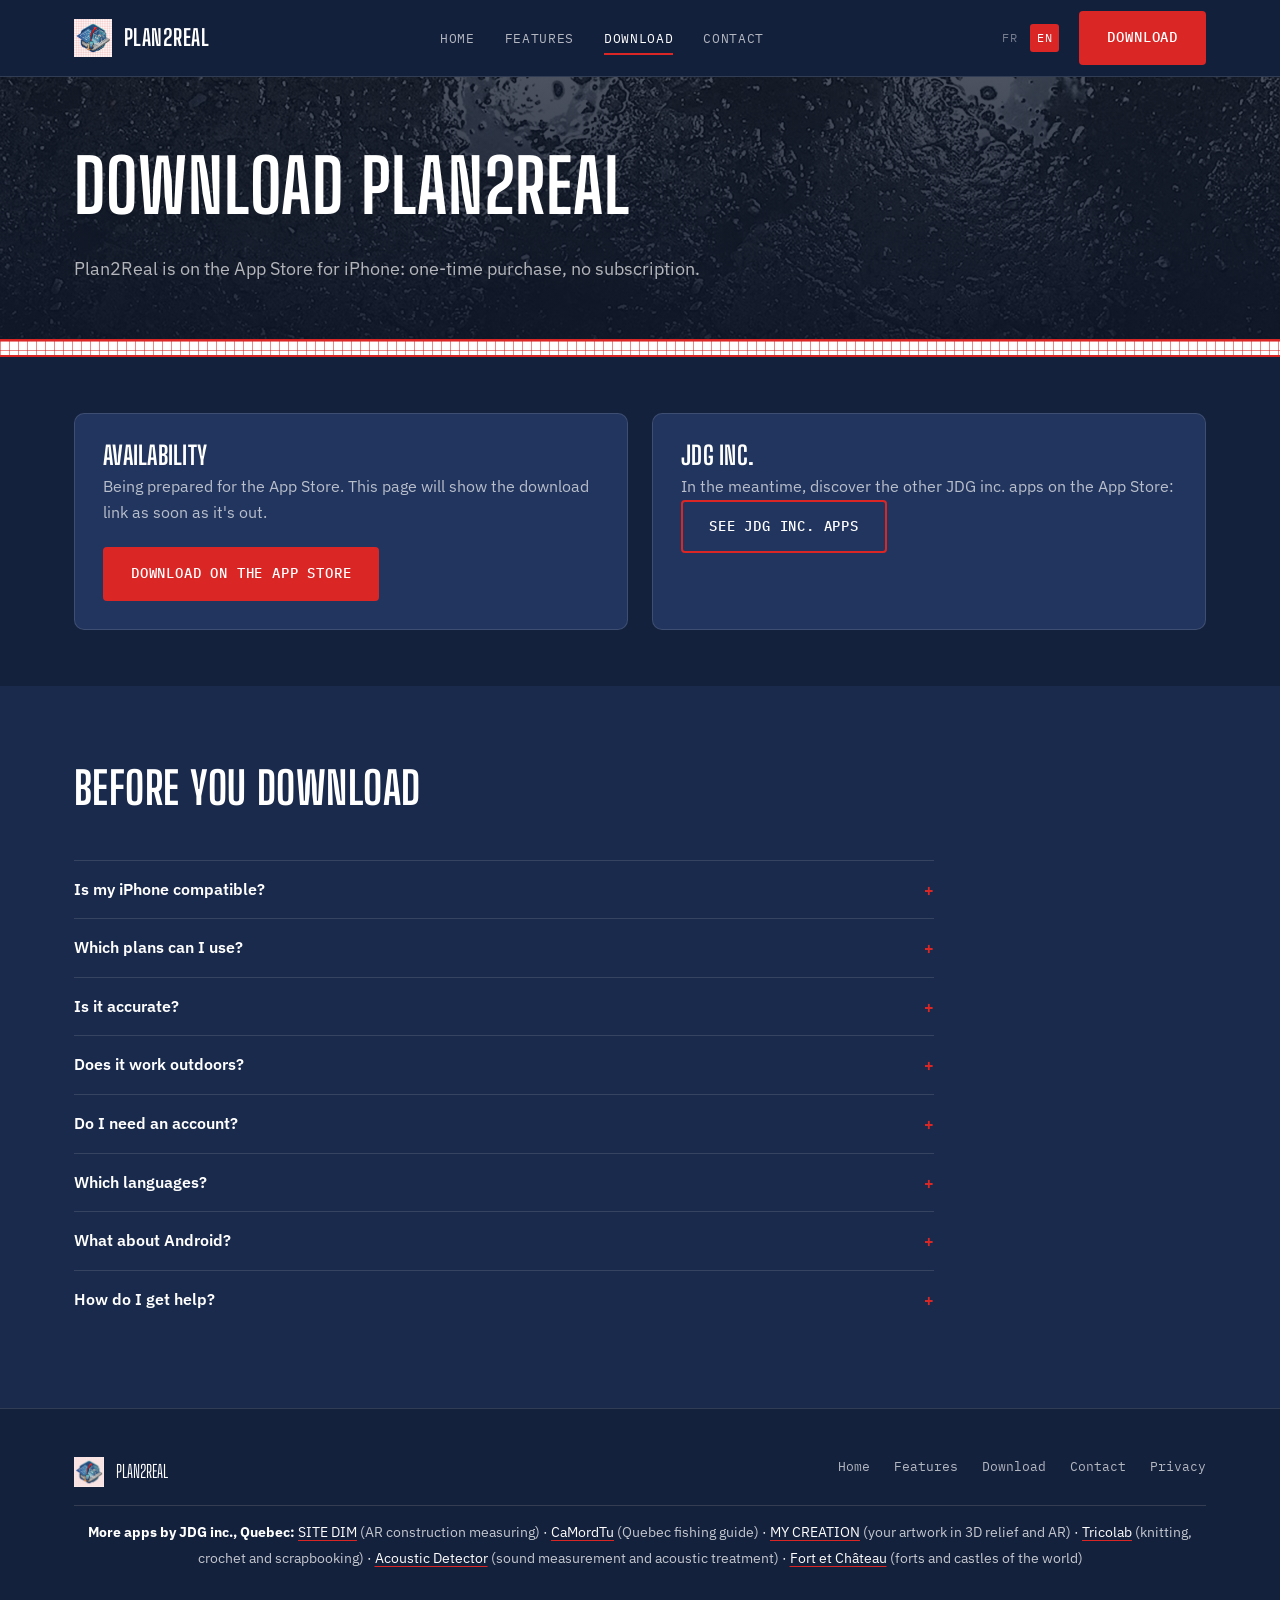
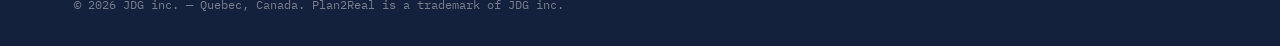
<file: en/download.html>
<!DOCTYPE html>
<html lang="en">
<head>
<meta charset="UTF-8">
<meta name="viewport" content="width=device-width, initial-scale=1">
<title>Download — Plan2Real</title>
<meta name="description" content="Plan2Real is on the App Store for iPhone (iOS 17 or later).">
<link rel="canonical" href="https://plan2real.netlify.app/en/download.html">
<link rel="alternate" hreflang="fr" href="https://plan2real.netlify.app/fr/telechargement.html">
<link rel="alternate" hreflang="en" href="https://plan2real.netlify.app/en/download.html">
<link rel="alternate" hreflang="x-default" href="https://plan2real.netlify.app/fr/telechargement.html">
<meta property="og:type" content="website">
<meta property="og:site_name" content="Plan2Real">
<meta property="og:title" content="Download — Plan2Real">
<meta property="og:description" content="Plan2Real is on the App Store for iPhone (iOS 17 or later).">
<meta property="og:url" content="https://plan2real.netlify.app/en/download.html">
<meta property="og:image" content="https://plan2real.netlify.app/assets/img/og-image-en.jpg">
<meta property="og:image:width" content="1200">
<meta property="og:image:height" content="630">
<meta property="og:locale" content="en_CA">
<meta property="og:locale:alternate" content="fr_CA">
<meta name="twitter:card" content="summary_large_image">
<meta name="twitter:title" content="Download — Plan2Real">
<meta name="twitter:description" content="Plan2Real is on the App Store for iPhone (iOS 17 or later).">
<meta name="twitter:image" content="https://plan2real.netlify.app/assets/img/og-image-en.jpg">
<meta name="theme-color" content="#14213D">
<link rel="icon" href="../favicon.png">
<link rel="apple-touch-icon" href="../assets/apple-touch-icon.png">
<link rel="preconnect" href="https://fonts.googleapis.com">
<link rel="preconnect" href="https://fonts.gstatic.com" crossorigin>
<link href="https://fonts.googleapis.com/css2?family=Big+Shoulders+Display:wght@600;700;800&family=IBM+Plex+Sans:wght@400;500;600&family=IBM+Plex+Mono:wght@400;500&display=swap" rel="stylesheet">
<link rel="stylesheet" href="../assets/css/style.css">
</head>
<body>

<header class="site-header">
  <div class="container site-header__row">
    <a href="index.html" class="brand"><img src="../assets/img/logo-mark.png" alt="" class="brand-mark" width="38" height="38">Plan2Real</a>
    <nav class="main-nav" id="main-nav" aria-label="Menu">
      <ul class="main-nav__links"><li><a href="index.html">Home</a></li><li><a href="features.html">Features</a></li><li><a href="download.html" aria-current="page">Download</a></li><li><a href="contact.html">Contact</a></li></ul>
    </nav>
    <div class="header-actions">
      <div class="lang-switch"><a href="../fr/telechargement.html" hreflang="fr" lang="fr">FR</a><a href="download.html" hreflang="en" lang="en" class="active">EN</a></div>
      <a href="download.html" class="btn btn--primary">Download</a>
      <button class="nav-toggle" aria-label="Menu" aria-expanded="false" aria-controls="main-nav"><span></span><span></span><span></span></button>
    </div>
  </div>
</header>

<main>
<section class="page-hero">
  <div class="container">
    
    <h1>Download Plan2Real</h1>
    <p class="lead">Plan2Real is on the App Store for iPhone: one-time purchase, no subscription.</p>
  </div>
</section>
<div class="grid-band"></div>

<section class="section--tight">
  <div class="container grid-2">
    <div class="card">
      <h3>Availability</h3>
      <p>Being prepared for the App Store. This page will show the download link as soon as it's out.</p>
      <div class="hero__actions" style="margin:22px 0 0"><a href="https://apps.apple.com/ca/app/id6823348263?l=en-CA" class="btn btn--primary" target="_blank" rel="noopener">Download on the App Store</a></div>
    </div>
    <div class="card">
      <h3>JDG inc.</h3>
      <p>In the meantime, discover the other JDG inc. apps on the App Store:</p>
      <a href="https://apps.apple.com/ca/developer/id6796142518" class="btn btn--outline" target="_blank" rel="noopener">See JDG inc. apps</a>
    </div>
  </div>
</section>

<section class="section--alt">
  <div class="container">
    <div class="section-head"><h2>Before you download</h2></div>
    <div class="faq"><details><summary>Is my iPhone compatible?</summary><p>Plan2Real runs on iPhones that support augmented reality (ARKit), with iOS 17 or later. An iPhone Pro with a LiDAR sensor places the plan faster and more precisely, especially on difficult floors.</p></details><details><summary>Which plans can I use?</summary><p>A photo of a paper plan, an image from Photos or a PDF file. For a PDF, the real page size is read automatically.</p></details><details><summary>Is it accurate?</summary><p>It's a visualization tool, for guidance only. The screen shows the A–B dimension so you can check it with a tape, and aligning on two real landmarks corrects the plan on a large lot.</p></details><details><summary>Does it work outdoors?</summary><p>Yes, on a floor with texture (asphalt, raw concrete, short grass). Snow, water and glossy floors create reflections that confuse augmented reality.</p></details><details><summary>Do I need an account?</summary><p>No. No account, no ads, no trackers: your projects stay on your iPhone.</p></details><details><summary>Which languages?</summary><p>English and French, with an FR / EN button on the home screen.</p></details><details><summary>What about Android?</summary><p>Not at the moment: Plan2Real is for iPhone only.</p></details><details><summary>How do I get help?</summary><p>Email us at <a href="mailto:jdgeg@icloud.com">jdgeg@icloud.com</a> or visit the <a href="contact.html">Contact</a> page.</p></details></div>
  </div>
</section>
</main>

<footer class="site-footer">
  <div class="container">
    <div class="site-footer__row">
      <a href="index.html" class="site-footer__brand"><img src="../assets/img/logo-mark.png" alt="" class="brand-mark" width="30" height="30">Plan2Real</a>
      <nav><ul><li><a href="index.html">Home</a></li><li><a href="features.html">Features</a></li><li><a href="download.html">Download</a></li><li><a href="contact.html">Contact</a></li><li><a href="privacy.html">Privacy</a></li></ul></nav>
    </div>
    <div class="jdg-apps" style="margin-top:18px;padding-top:14px;border-top:1px solid rgba(127,127,127,.3);font-size:.88em;line-height:1.8;text-align:center"><strong>More apps by JDG inc., Quebec:</strong> <a href="https://sitedim.netlify.app/en/index.html">SITE DIM</a> <span style="opacity:.75">(AR construction measuring)</span> · <a href="https://camordtu.netlify.app/en.html">CaMordTu</a> <span style="opacity:.75">(Quebec fishing guide)</span> · <a href="https://appmycreation.com/index-en.html">MY CREATION</a> <span style="opacity:.75">(your artwork in 3D relief and AR)</span> · <a href="https://tricolab.netlify.app/en/index.html">Tricolab</a> <span style="opacity:.75">(knitting, crochet and scrapbooking)</span> · <a href="https://apps.apple.com/ca/app/id6810440422?l=en-CA">Acoustic Detector</a> <span style="opacity:.75">(sound measurement and acoustic treatment)</span> · <a href="https://apps.apple.com/ca/app/id6811432420?l=en-CA">Fort et Château</a> <span style="opacity:.75">(forts and castles of the world)</span></div>
    <div class="site-footer__meta">© 2026 JDG inc. — Quebec, Canada. Plan2Real is a trademark of JDG inc.</div>
  </div>
</footer>

<script src="../assets/js/main.js"></script>
</body>
</html>
</file>
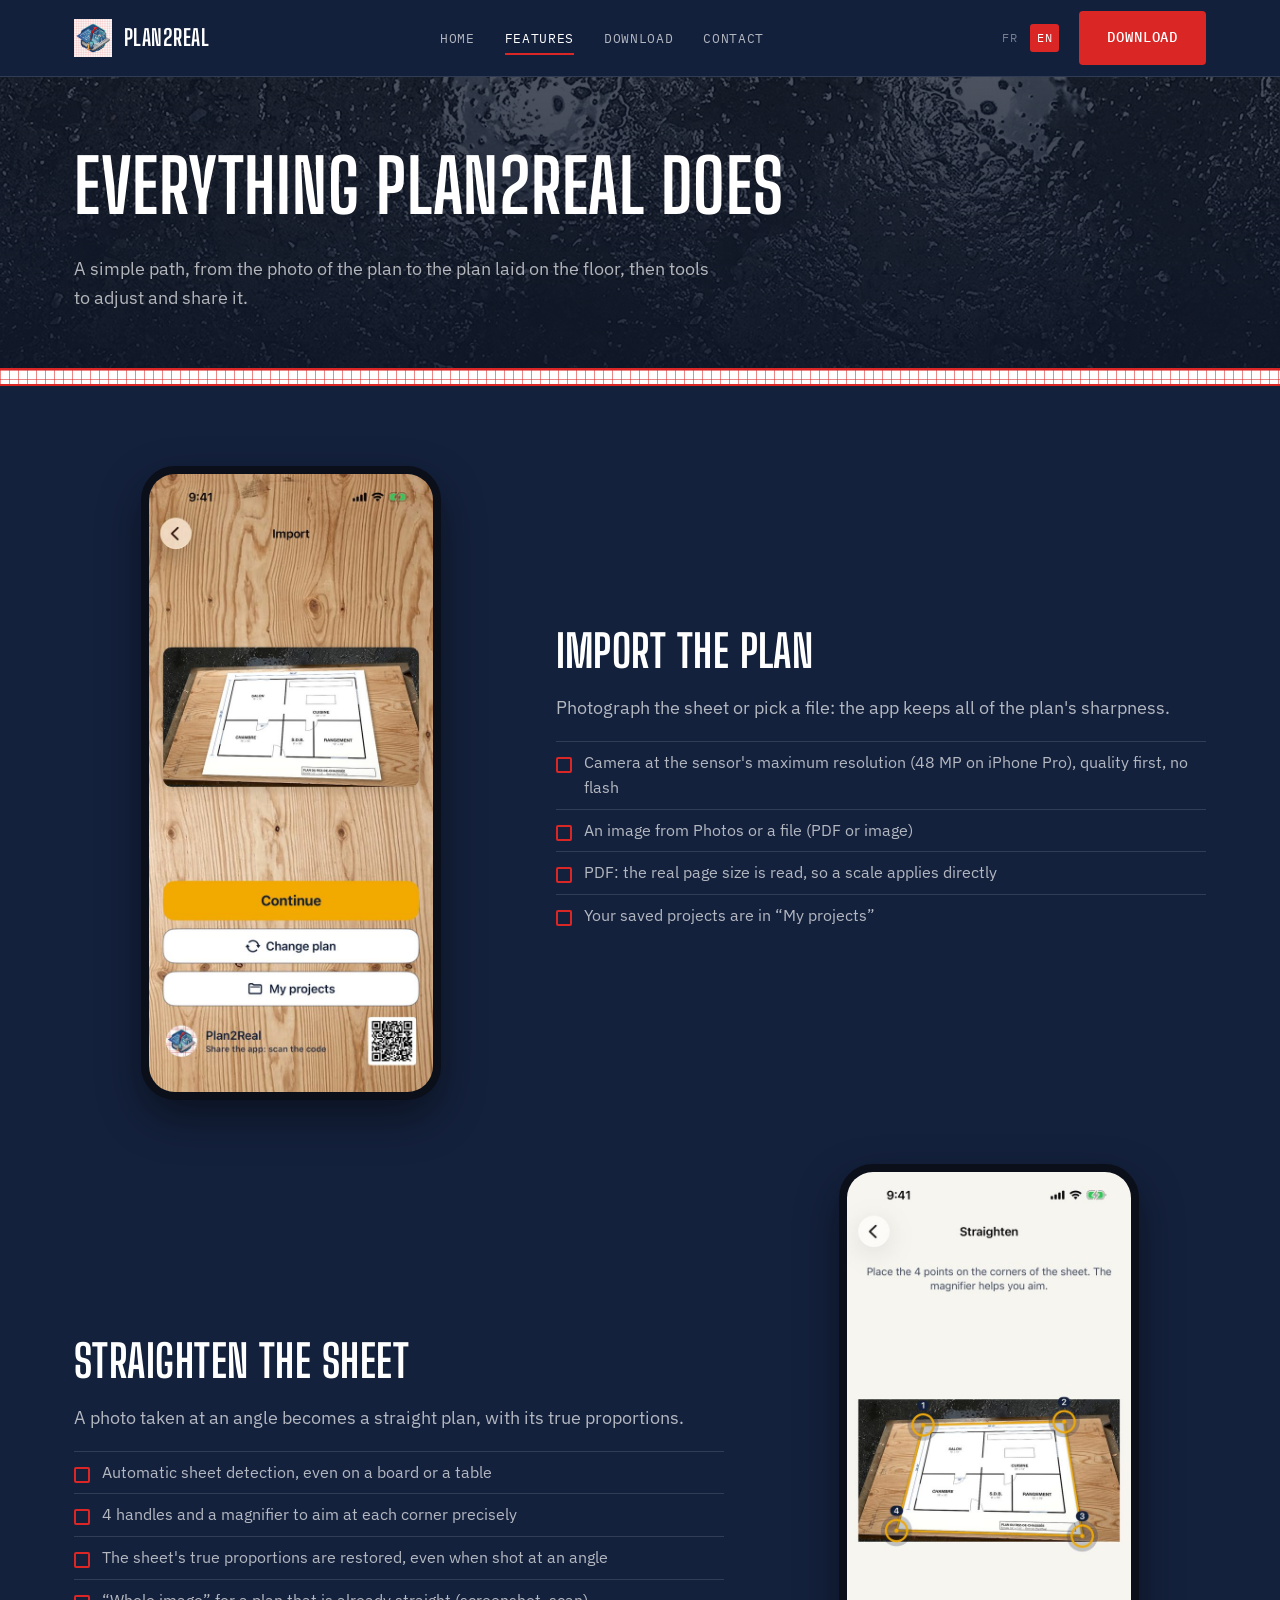
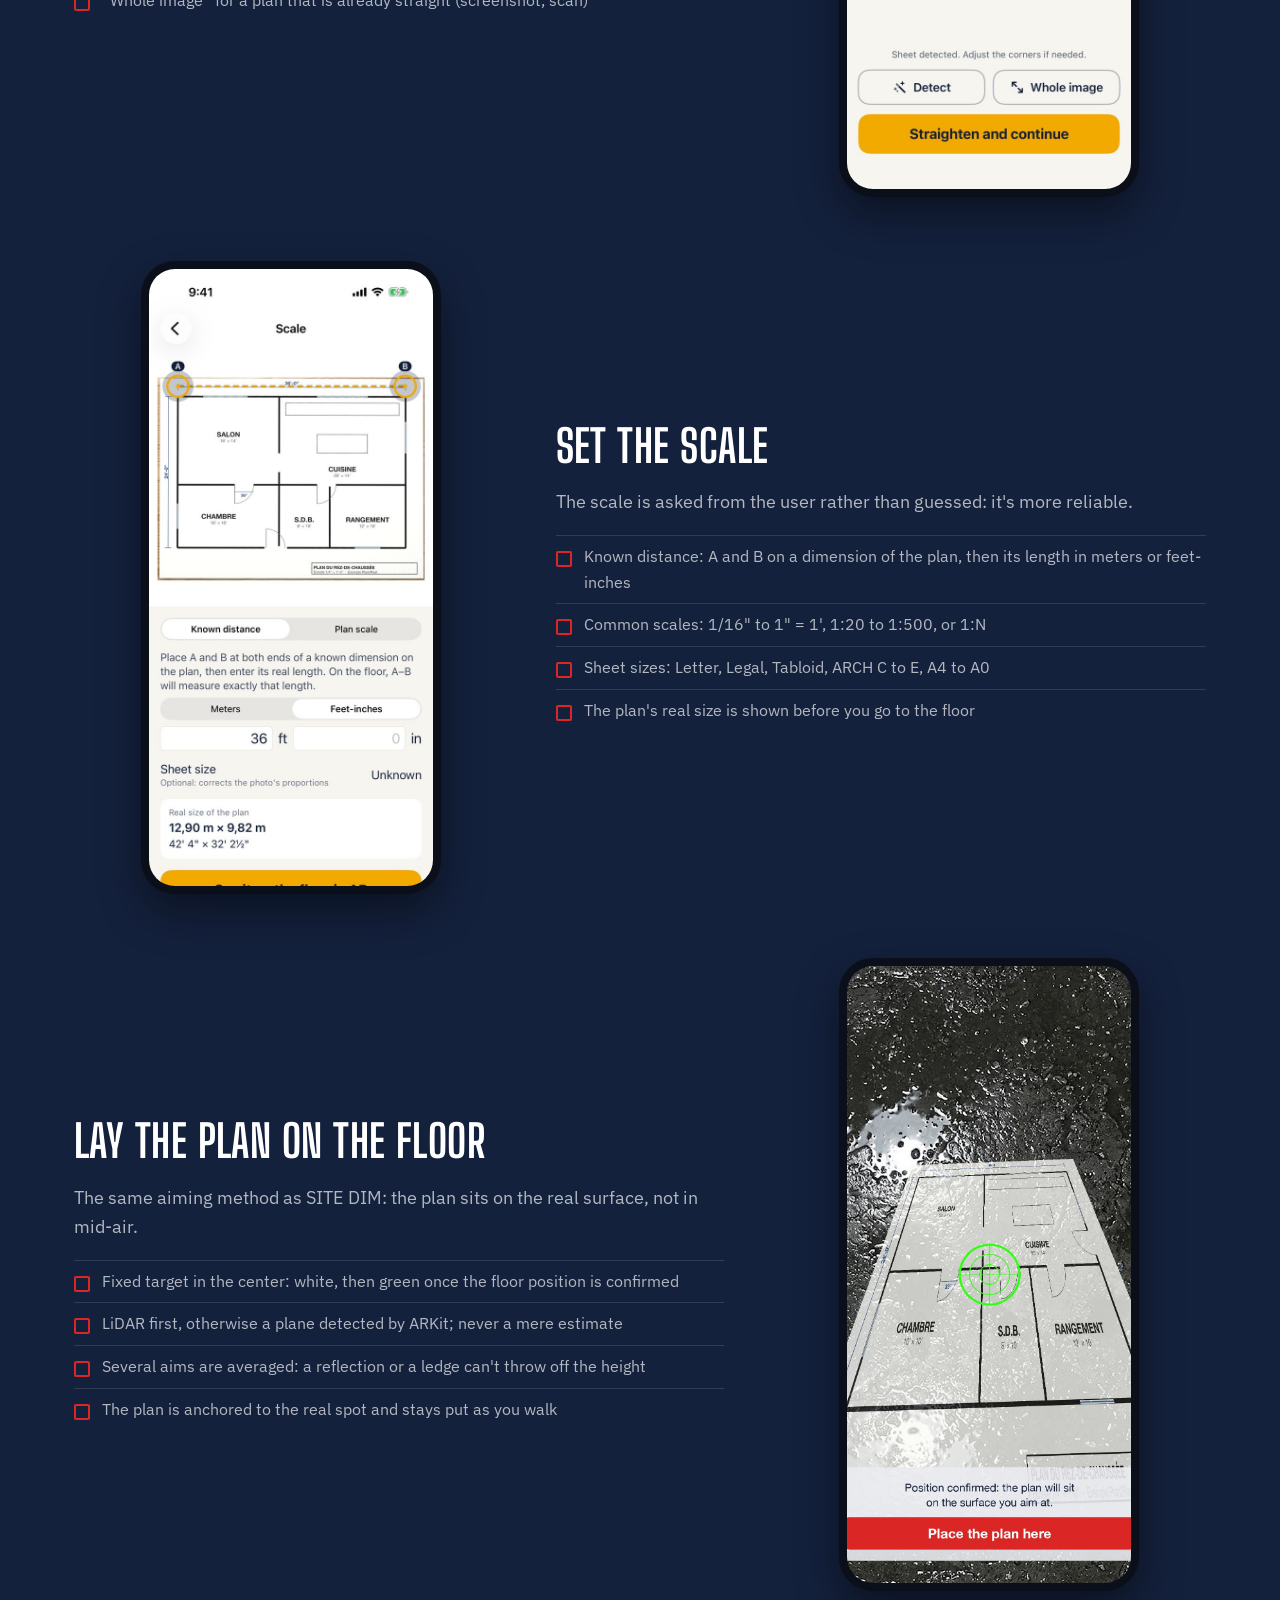
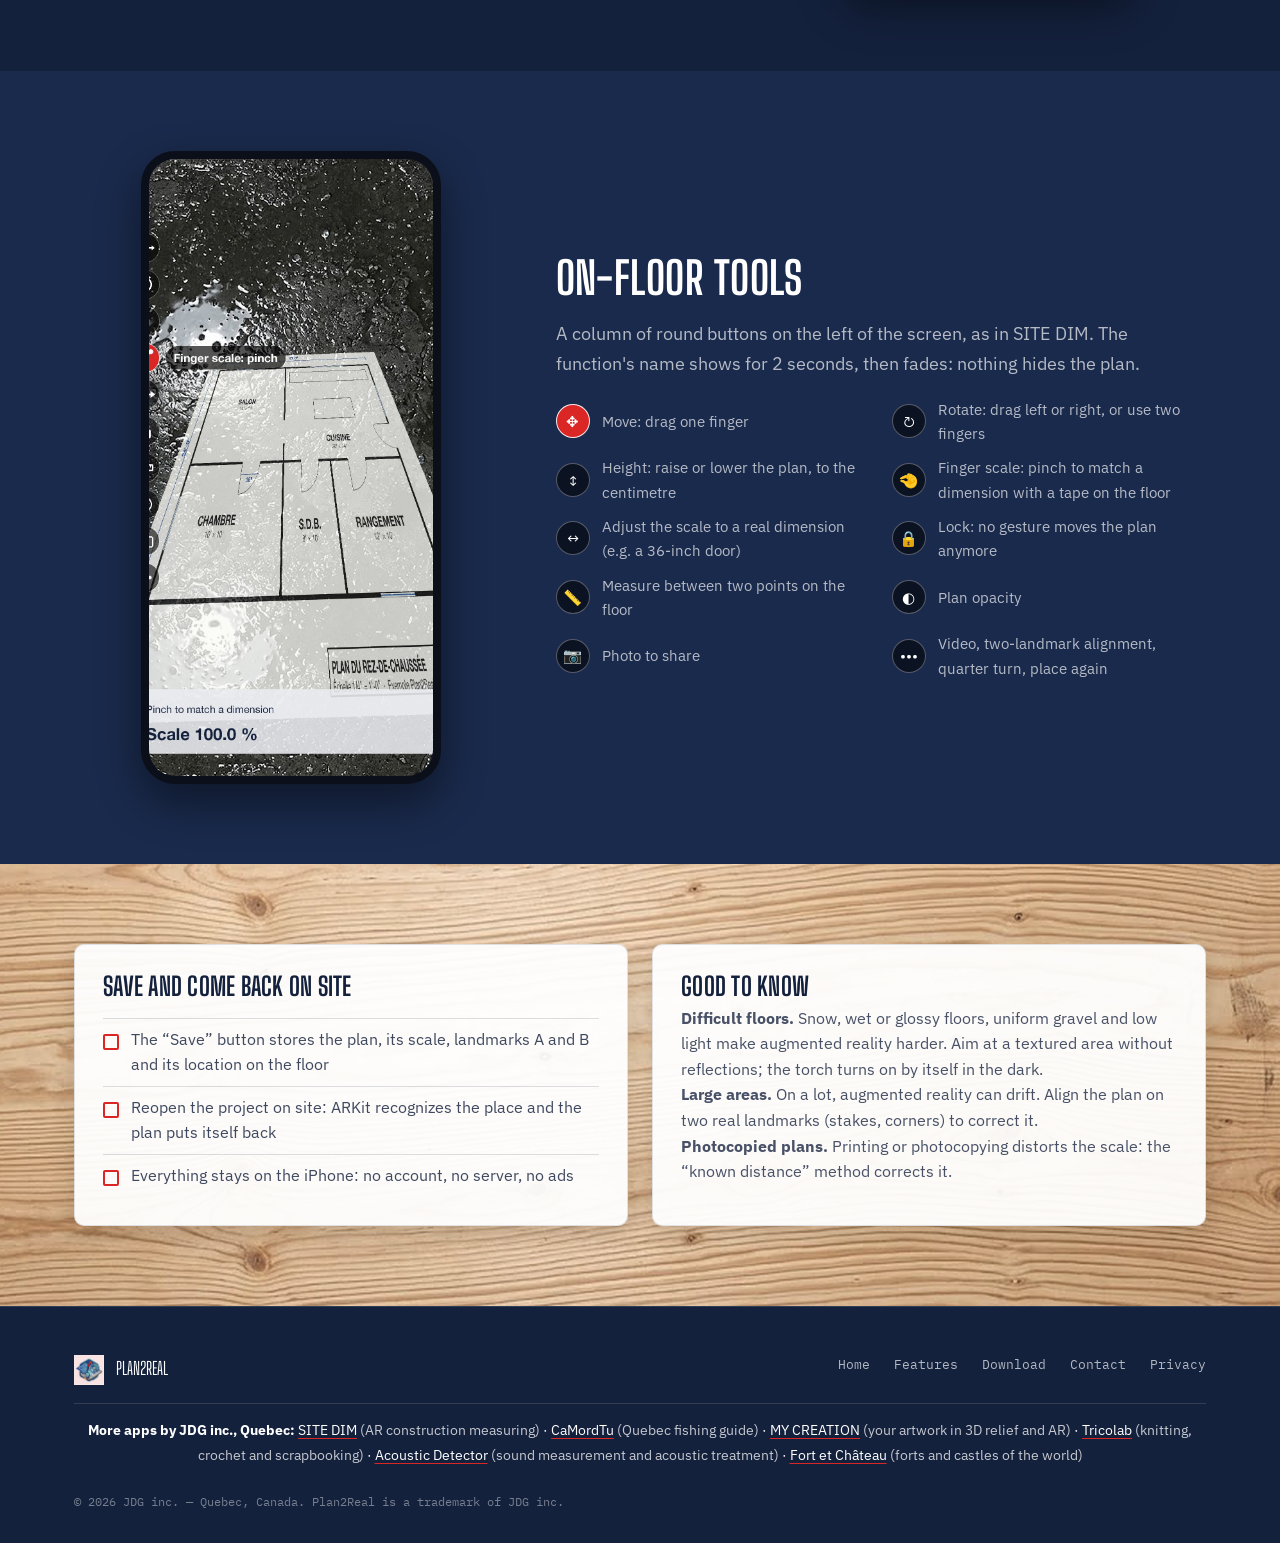
<file: en/features.html>
<!DOCTYPE html>
<html lang="en">
<head>
<meta charset="UTF-8">
<meta name="viewport" content="width=device-width, initial-scale=1">
<title>Features — Plan2Real</title>
<meta name="description" content="Full-resolution plan import, automatic straightening, scale from a known dimension, stable floor placement with a green target, on-floor tools, saved location.">
<link rel="canonical" href="https://plan2real.netlify.app/en/features.html">
<link rel="alternate" hreflang="fr" href="https://plan2real.netlify.app/fr/fonctionnalites.html">
<link rel="alternate" hreflang="en" href="https://plan2real.netlify.app/en/features.html">
<link rel="alternate" hreflang="x-default" href="https://plan2real.netlify.app/fr/fonctionnalites.html">
<meta property="og:type" content="website">
<meta property="og:site_name" content="Plan2Real">
<meta property="og:title" content="Features — Plan2Real">
<meta property="og:description" content="Full-resolution plan import, automatic straightening, scale from a known dimension, stable floor placement with a green target, on-floor tools, saved location.">
<meta property="og:url" content="https://plan2real.netlify.app/en/features.html">
<meta property="og:image" content="https://plan2real.netlify.app/assets/img/og-image-en.jpg">
<meta property="og:image:width" content="1200">
<meta property="og:image:height" content="630">
<meta property="og:locale" content="en_CA">
<meta property="og:locale:alternate" content="fr_CA">
<meta name="twitter:card" content="summary_large_image">
<meta name="twitter:title" content="Features — Plan2Real">
<meta name="twitter:description" content="Full-resolution plan import, automatic straightening, scale from a known dimension, stable floor placement with a green target, on-floor tools, saved location.">
<meta name="twitter:image" content="https://plan2real.netlify.app/assets/img/og-image-en.jpg">
<meta name="theme-color" content="#14213D">
<link rel="icon" href="../favicon.png">
<link rel="apple-touch-icon" href="../assets/apple-touch-icon.png">
<link rel="preconnect" href="https://fonts.googleapis.com">
<link rel="preconnect" href="https://fonts.gstatic.com" crossorigin>
<link href="https://fonts.googleapis.com/css2?family=Big+Shoulders+Display:wght@600;700;800&family=IBM+Plex+Sans:wght@400;500;600&family=IBM+Plex+Mono:wght@400;500&display=swap" rel="stylesheet">
<link rel="stylesheet" href="../assets/css/style.css">
</head>
<body>

<header class="site-header">
  <div class="container site-header__row">
    <a href="index.html" class="brand"><img src="../assets/img/logo-mark.png" alt="" class="brand-mark" width="38" height="38">Plan2Real</a>
    <nav class="main-nav" id="main-nav" aria-label="Menu">
      <ul class="main-nav__links"><li><a href="index.html">Home</a></li><li><a href="features.html" aria-current="page">Features</a></li><li><a href="download.html">Download</a></li><li><a href="contact.html">Contact</a></li></ul>
    </nav>
    <div class="header-actions">
      <div class="lang-switch"><a href="../fr/fonctionnalites.html" hreflang="fr" lang="fr">FR</a><a href="features.html" hreflang="en" lang="en" class="active">EN</a></div>
      <a href="download.html" class="btn btn--primary">Download</a>
      <button class="nav-toggle" aria-label="Menu" aria-expanded="false" aria-controls="main-nav"><span></span><span></span><span></span></button>
    </div>
  </div>
</header>

<main>
<section class="page-hero">
  <div class="container">
    
    <h1>Everything Plan2Real does</h1>
    <p class="lead">A simple path, from the photo of the plan to the plan laid on the floor, then tools to adjust and share it.</p>
  </div>
</section>
<div class="grid-band"></div>

<section>
  <div class="container">
    <div class="feature-row">
      <div class="feature-row__media"><div class="phone"><img src="../assets/img/en-importer.jpg" alt="Import the plan" loading="lazy" width="600" height="1304"></div></div>
      <div><h2>Import the plan</h2><p class="lead">Photograph the sheet or pick a file: the app keeps all of the plan's sharpness.</p><ul class="feature-list"><li>Camera at the sensor's maximum resolution (48 MP on iPhone Pro), quality first, no flash</li><li>An image from Photos or a file (PDF or image)</li><li>PDF: the real page size is read, so a scale applies directly</li><li>Your saved projects are in “My projects”</li></ul></div>
    </div><div class="feature-row feature-row--flip">
      <div class="feature-row__media"><div class="phone"><img src="../assets/img/en-redresser.jpg" alt="Straighten the sheet" loading="lazy" width="600" height="1304"></div></div>
      <div><h2>Straighten the sheet</h2><p class="lead">A photo taken at an angle becomes a straight plan, with its true proportions.</p><ul class="feature-list"><li>Automatic sheet detection, even on a board or a table</li><li>4 handles and a magnifier to aim at each corner precisely</li><li>The sheet's true proportions are restored, even when shot at an angle</li><li>“Whole image” for a plan that is already straight (screenshot, scan)</li></ul></div>
    </div><div class="feature-row">
      <div class="feature-row__media"><div class="phone"><img src="../assets/img/en-echelle.jpg" alt="Set the scale" loading="lazy" width="600" height="1304"></div></div>
      <div><h2>Set the scale</h2><p class="lead">The scale is asked from the user rather than guessed: it's more reliable.</p><ul class="feature-list"><li>Known distance: A and B on a dimension of the plan, then its length in meters or feet-inches</li><li>Common scales: 1/16" to 1" = 1', 1:20 to 1:500, or 1:N</li><li>Sheet sizes: Letter, Legal, Tabloid, ARCH C to E, A4 to A0</li><li>The plan's real size is shown before you go to the floor</li></ul></div>
    </div><div class="feature-row feature-row--flip">
      <div class="feature-row__media"><div class="phone"><img src="../assets/img/en-ausol.jpg" alt="Lay the plan on the floor" loading="lazy" width="600" height="1304"></div></div>
      <div><h2>Lay the plan on the floor</h2><p class="lead">The same aiming method as SITE DIM: the plan sits on the real surface, not in mid-air.</p><ul class="feature-list"><li>Fixed target in the center: white, then green once the floor position is confirmed</li><li>LiDAR first, otherwise a plane detected by ARKit; never a mere estimate</li><li>Several aims are averaged: a reflection or a ledge can't throw off the height</li><li>The plan is anchored to the real spot and stays put as you walk</li></ul></div>
    </div>
  </div>
</section>

<section class="section--alt">
  <div class="container feature-row">
    <div class="feature-row__media"><div class="phone"><img src="../assets/img/en-outils.jpg" alt="On-floor tools" loading="lazy" width="1080" height="1920"></div></div>
    <div>
      <h2>On-floor tools</h2>
      <p class="lead">A column of round buttons on the left of the screen, as in SITE DIM. The function's name shows for 2 seconds, then fades: nothing hides the plan.</p>
      <ul class="rail-legend"><li><span class="dot dot--on">✥</span>Move: drag one finger</li><li><span class="dot">↻</span>Rotate: drag left or right, or use two fingers</li><li><span class="dot">↕</span>Height: raise or lower the plan, to the centimetre</li><li><span class="dot">🤏</span>Finger scale: pinch to match a dimension with a tape on the floor</li><li><span class="dot">↔</span>Adjust the scale to a real dimension (e.g. a 36-inch door)</li><li><span class="dot">🔒</span>Lock: no gesture moves the plan anymore</li><li><span class="dot">📏</span>Measure between two points on the floor</li><li><span class="dot">◐</span>Plan opacity</li><li><span class="dot">📷</span>Photo to share</li><li><span class="dot">•••</span>Video, two-landmark alignment, quarter turn, place again</li></ul>
    </div>
  </div>
</section>

<section class="section--wood">
  <div class="container grid-2">
    <div class="card"><h3>Save and come back on site</h3><ul class="feature-list"><li>The “Save” button stores the plan, its scale, landmarks A and B and its location on the floor</li><li>Reopen the project on site: ARKit recognizes the place and the plan puts itself back</li><li>Everything stays on the iPhone: no account, no server, no ads</li></ul></div>
    <div class="card"><h3>Good to know</h3><p><strong>Difficult floors.</strong> Snow, wet or glossy floors, uniform gravel and low light make augmented reality harder. Aim at a textured area without reflections; the torch turns on by itself in the dark.</p><p><strong>Large areas.</strong> On a lot, augmented reality can drift. Align the plan on two real landmarks (stakes, corners) to correct it.</p><p><strong>Photocopied plans.</strong> Printing or photocopying distorts the scale: the “known distance” method corrects it.</p></div>
  </div>
</section>
</main>

<footer class="site-footer">
  <div class="container">
    <div class="site-footer__row">
      <a href="index.html" class="site-footer__brand"><img src="../assets/img/logo-mark.png" alt="" class="brand-mark" width="30" height="30">Plan2Real</a>
      <nav><ul><li><a href="index.html">Home</a></li><li><a href="features.html">Features</a></li><li><a href="download.html">Download</a></li><li><a href="contact.html">Contact</a></li><li><a href="privacy.html">Privacy</a></li></ul></nav>
    </div>
    <div class="jdg-apps" style="margin-top:18px;padding-top:14px;border-top:1px solid rgba(127,127,127,.3);font-size:.88em;line-height:1.8;text-align:center"><strong>More apps by JDG inc., Quebec:</strong> <a href="https://sitedim.netlify.app/en/index.html">SITE DIM</a> <span style="opacity:.75">(AR construction measuring)</span> · <a href="https://camordtu.netlify.app/en.html">CaMordTu</a> <span style="opacity:.75">(Quebec fishing guide)</span> · <a href="https://appmycreation.com/index-en.html">MY CREATION</a> <span style="opacity:.75">(your artwork in 3D relief and AR)</span> · <a href="https://tricolab.netlify.app/en/index.html">Tricolab</a> <span style="opacity:.75">(knitting, crochet and scrapbooking)</span> · <a href="https://apps.apple.com/ca/app/id6810440422?l=en-CA">Acoustic Detector</a> <span style="opacity:.75">(sound measurement and acoustic treatment)</span> · <a href="https://apps.apple.com/ca/app/id6811432420?l=en-CA">Fort et Château</a> <span style="opacity:.75">(forts and castles of the world)</span></div>
    <div class="site-footer__meta">© 2026 JDG inc. — Quebec, Canada. Plan2Real is a trademark of JDG inc.</div>
  </div>
</footer>

<script src="../assets/js/main.js"></script>
</body>
</html>
</file>
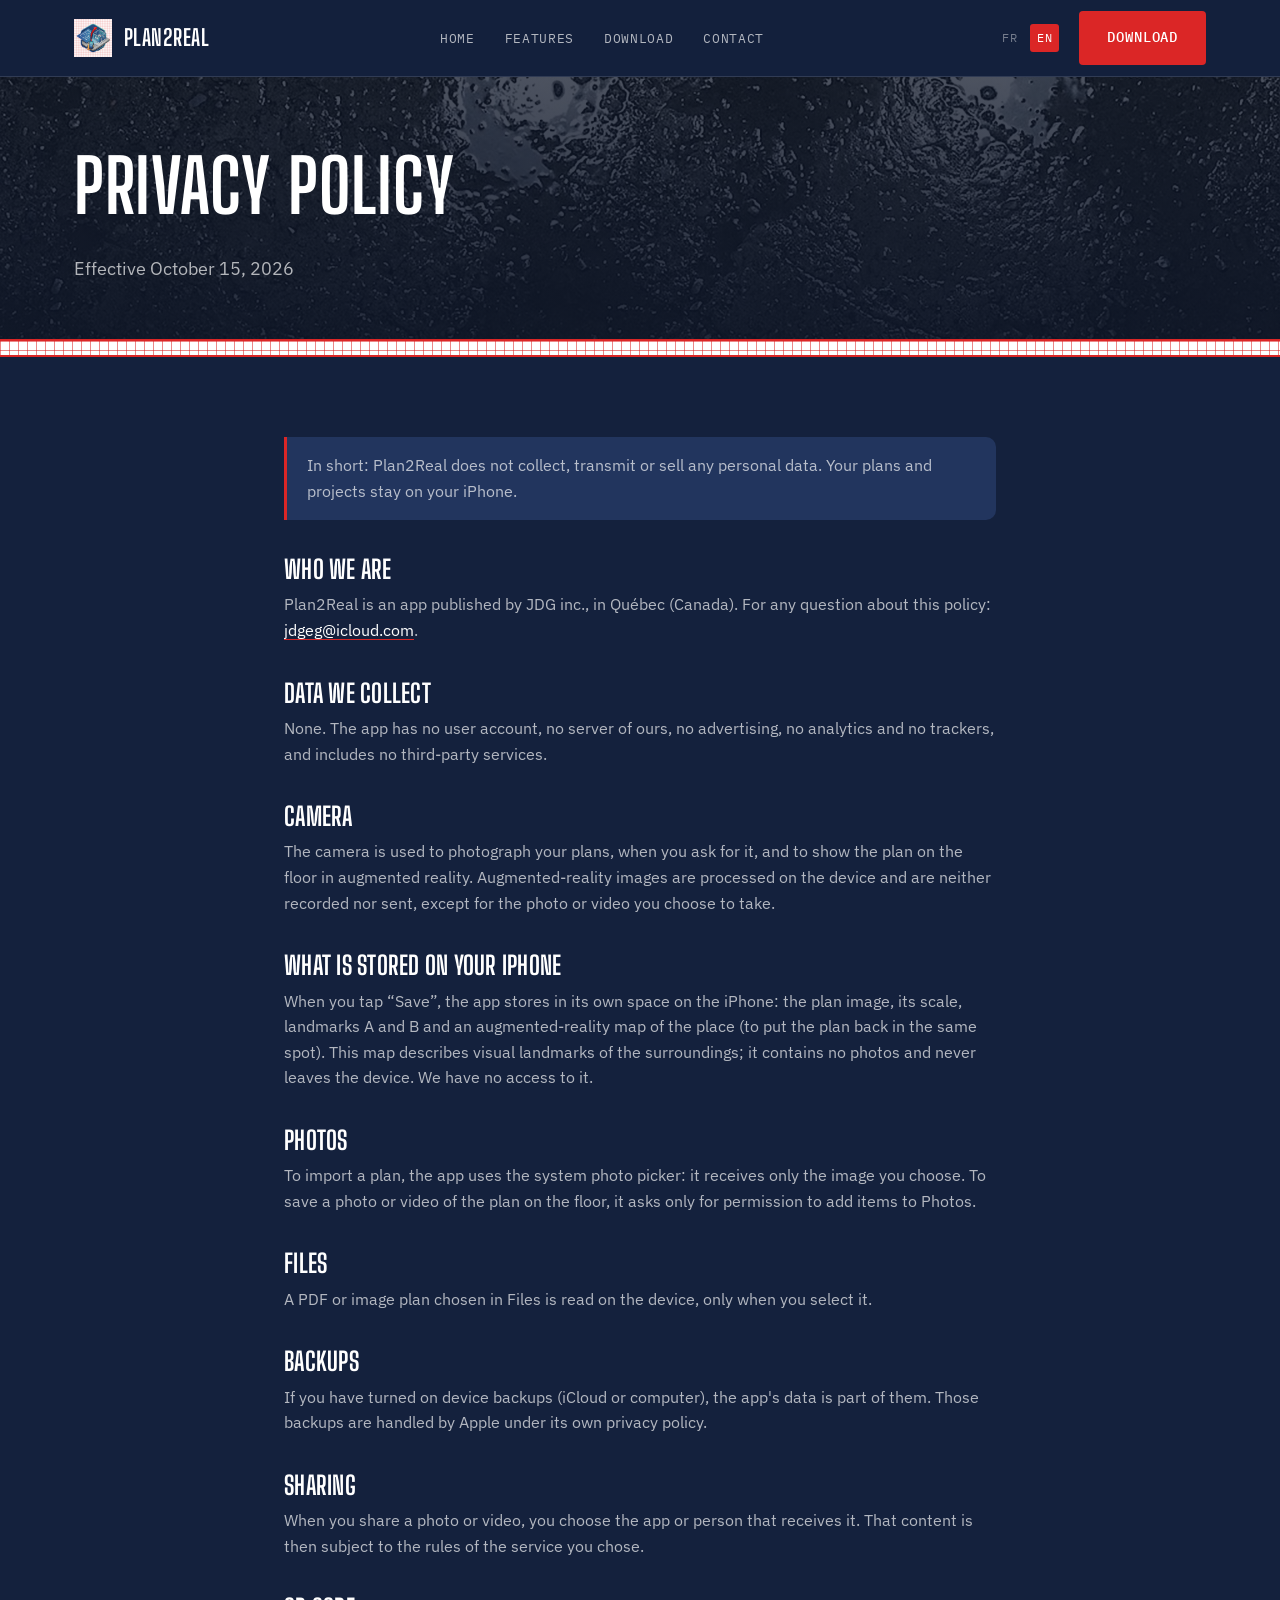
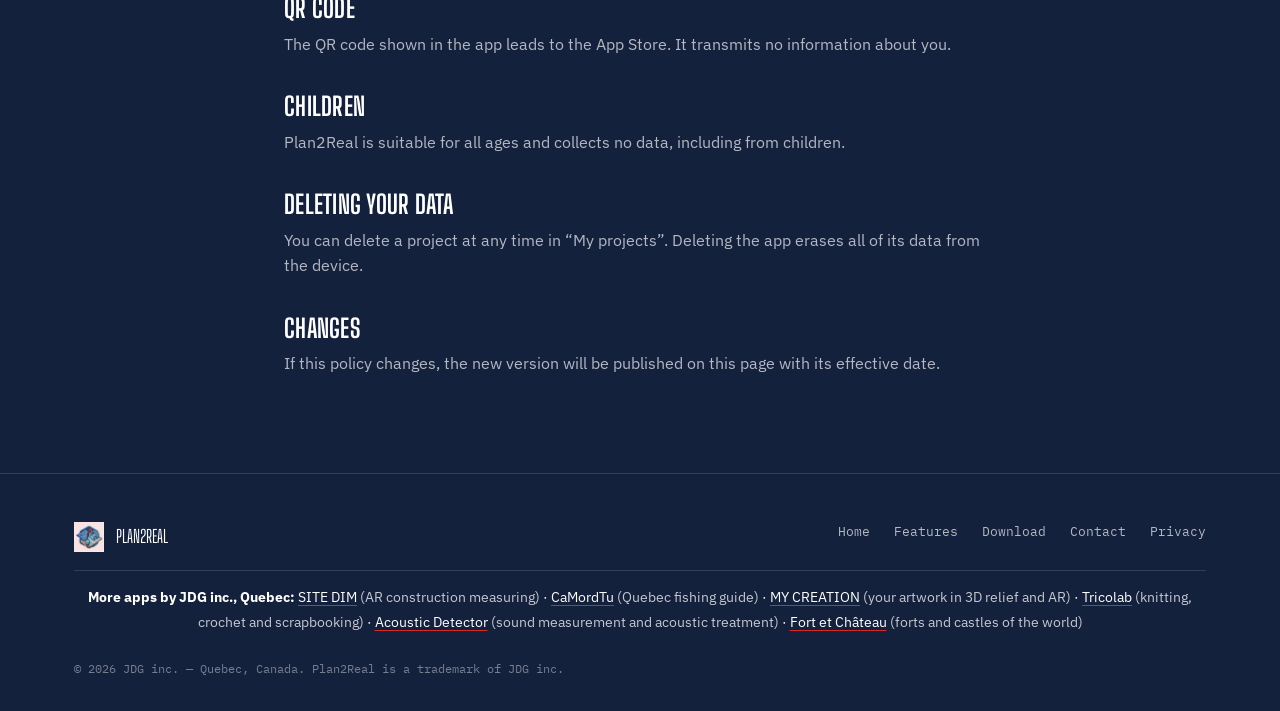
<file: en/privacy.html>
<!DOCTYPE html>
<html lang="en">
<head>
<meta charset="UTF-8">
<meta name="viewport" content="width=device-width, initial-scale=1">
<title>Privacy Policy — Plan2Real</title>
<meta name="description" content="Plan2Real collects no personal data: everything stays on your iPhone.">
<link rel="canonical" href="https://plan2real.netlify.app/en/privacy.html">
<link rel="alternate" hreflang="fr" href="https://plan2real.netlify.app/fr/confidentialite.html">
<link rel="alternate" hreflang="en" href="https://plan2real.netlify.app/en/privacy.html">
<link rel="alternate" hreflang="x-default" href="https://plan2real.netlify.app/fr/confidentialite.html">
<meta property="og:type" content="website">
<meta property="og:site_name" content="Plan2Real">
<meta property="og:title" content="Privacy Policy — Plan2Real">
<meta property="og:description" content="Plan2Real collects no personal data: everything stays on your iPhone.">
<meta property="og:url" content="https://plan2real.netlify.app/en/privacy.html">
<meta property="og:image" content="https://plan2real.netlify.app/assets/img/og-image-en.jpg">
<meta property="og:image:width" content="1200">
<meta property="og:image:height" content="630">
<meta property="og:locale" content="en_CA">
<meta property="og:locale:alternate" content="fr_CA">
<meta name="twitter:card" content="summary_large_image">
<meta name="twitter:title" content="Privacy Policy — Plan2Real">
<meta name="twitter:description" content="Plan2Real collects no personal data: everything stays on your iPhone.">
<meta name="twitter:image" content="https://plan2real.netlify.app/assets/img/og-image-en.jpg">
<meta name="theme-color" content="#14213D">
<link rel="icon" href="../favicon.png">
<link rel="apple-touch-icon" href="../assets/apple-touch-icon.png">
<link rel="preconnect" href="https://fonts.googleapis.com">
<link rel="preconnect" href="https://fonts.gstatic.com" crossorigin>
<link href="https://fonts.googleapis.com/css2?family=Big+Shoulders+Display:wght@600;700;800&family=IBM+Plex+Sans:wght@400;500;600&family=IBM+Plex+Mono:wght@400;500&display=swap" rel="stylesheet">
<link rel="stylesheet" href="../assets/css/style.css">
</head>
<body>

<header class="site-header">
  <div class="container site-header__row">
    <a href="index.html" class="brand"><img src="../assets/img/logo-mark.png" alt="" class="brand-mark" width="38" height="38">Plan2Real</a>
    <nav class="main-nav" id="main-nav" aria-label="Menu">
      <ul class="main-nav__links"><li><a href="index.html">Home</a></li><li><a href="features.html">Features</a></li><li><a href="download.html">Download</a></li><li><a href="contact.html">Contact</a></li></ul>
    </nav>
    <div class="header-actions">
      <div class="lang-switch"><a href="../fr/confidentialite.html" hreflang="fr" lang="fr">FR</a><a href="privacy.html" hreflang="en" lang="en" class="active">EN</a></div>
      <a href="download.html" class="btn btn--primary">Download</a>
      <button class="nav-toggle" aria-label="Menu" aria-expanded="false" aria-controls="main-nav"><span></span><span></span><span></span></button>
    </div>
  </div>
</header>

<main>
<section class="page-hero">
  <div class="container">
    
    <h1>Privacy Policy</h1>
    <p class="lead">Effective October 15, 2026</p>
  </div>
</section>
<div class="grid-band"></div>

<section>
  <div class="container prose">
    <p class="note">In short: Plan2Real does not collect, transmit or sell any personal data. Your plans and projects stay on your iPhone.</p>
    <h2>Who we are</h2><p>Plan2Real is an app published by JDG inc., in Québec (Canada). For any question about this policy: <a href="mailto:jdgeg@icloud.com?subject=Plan2Real%20-%20Privacy">jdgeg@icloud.com</a>.</p><h2>Data we collect</h2><p>None. The app has no user account, no server of ours, no advertising, no analytics and no trackers, and includes no third-party services.</p><h2>Camera</h2><p>The camera is used to photograph your plans, when you ask for it, and to show the plan on the floor in augmented reality. Augmented-reality images are processed on the device and are neither recorded nor sent, except for the photo or video you choose to take.</p><h2>What is stored on your iPhone</h2><p>When you tap “Save”, the app stores in its own space on the iPhone: the plan image, its scale, landmarks A and B and an augmented-reality map of the place (to put the plan back in the same spot). This map describes visual landmarks of the surroundings; it contains no photos and never leaves the device. We have no access to it.</p><h2>Photos</h2><p>To import a plan, the app uses the system photo picker: it receives only the image you choose. To save a photo or video of the plan on the floor, it asks only for permission to add items to Photos.</p><h2>Files</h2><p>A PDF or image plan chosen in Files is read on the device, only when you select it.</p><h2>Backups</h2><p>If you have turned on device backups (iCloud or computer), the app's data is part of them. Those backups are handled by Apple under its own privacy policy.</p><h2>Sharing</h2><p>When you share a photo or video, you choose the app or person that receives it. That content is then subject to the rules of the service you chose.</p><h2>QR code</h2><p>The QR code shown in the app leads to the App Store. It transmits no information about you.</p><h2>Children</h2><p>Plan2Real is suitable for all ages and collects no data, including from children.</p><h2>Deleting your data</h2><p>You can delete a project at any time in “My projects”. Deleting the app erases all of its data from the device.</p><h2>Changes</h2><p>If this policy changes, the new version will be published on this page with its effective date.</p>
  </div>
</section>
</main>

<footer class="site-footer">
  <div class="container">
    <div class="site-footer__row">
      <a href="index.html" class="site-footer__brand"><img src="../assets/img/logo-mark.png" alt="" class="brand-mark" width="30" height="30">Plan2Real</a>
      <nav><ul><li><a href="index.html">Home</a></li><li><a href="features.html">Features</a></li><li><a href="download.html">Download</a></li><li><a href="contact.html">Contact</a></li><li><a href="privacy.html">Privacy</a></li></ul></nav>
    </div>
    <div class="jdg-apps" style="margin-top:18px;padding-top:14px;border-top:1px solid rgba(127,127,127,.3);font-size:.88em;line-height:1.8;text-align:center"><strong>More apps by JDG inc., Quebec:</strong> <a href="https://sitedim.netlify.app/en/index.html">SITE DIM</a> <span style="opacity:.75">(AR construction measuring)</span> · <a href="https://camordtu.netlify.app/en.html">CaMordTu</a> <span style="opacity:.75">(Quebec fishing guide)</span> · <a href="https://appmycreation.com/index-en.html">MY CREATION</a> <span style="opacity:.75">(your artwork in 3D relief and AR)</span> · <a href="https://tricolab.netlify.app/en/index.html">Tricolab</a> <span style="opacity:.75">(knitting, crochet and scrapbooking)</span> · <a href="https://apps.apple.com/ca/app/id6810440422?l=en-CA">Acoustic Detector</a> <span style="opacity:.75">(sound measurement and acoustic treatment)</span> · <a href="https://apps.apple.com/ca/app/id6811432420?l=en-CA">Fort et Château</a> <span style="opacity:.75">(forts and castles of the world)</span></div>
    <div class="site-footer__meta">© 2026 JDG inc. — Quebec, Canada. Plan2Real is a trademark of JDG inc.</div>
  </div>
</footer>

<script src="../assets/js/main.js"></script>
</body>
</html>
</file>
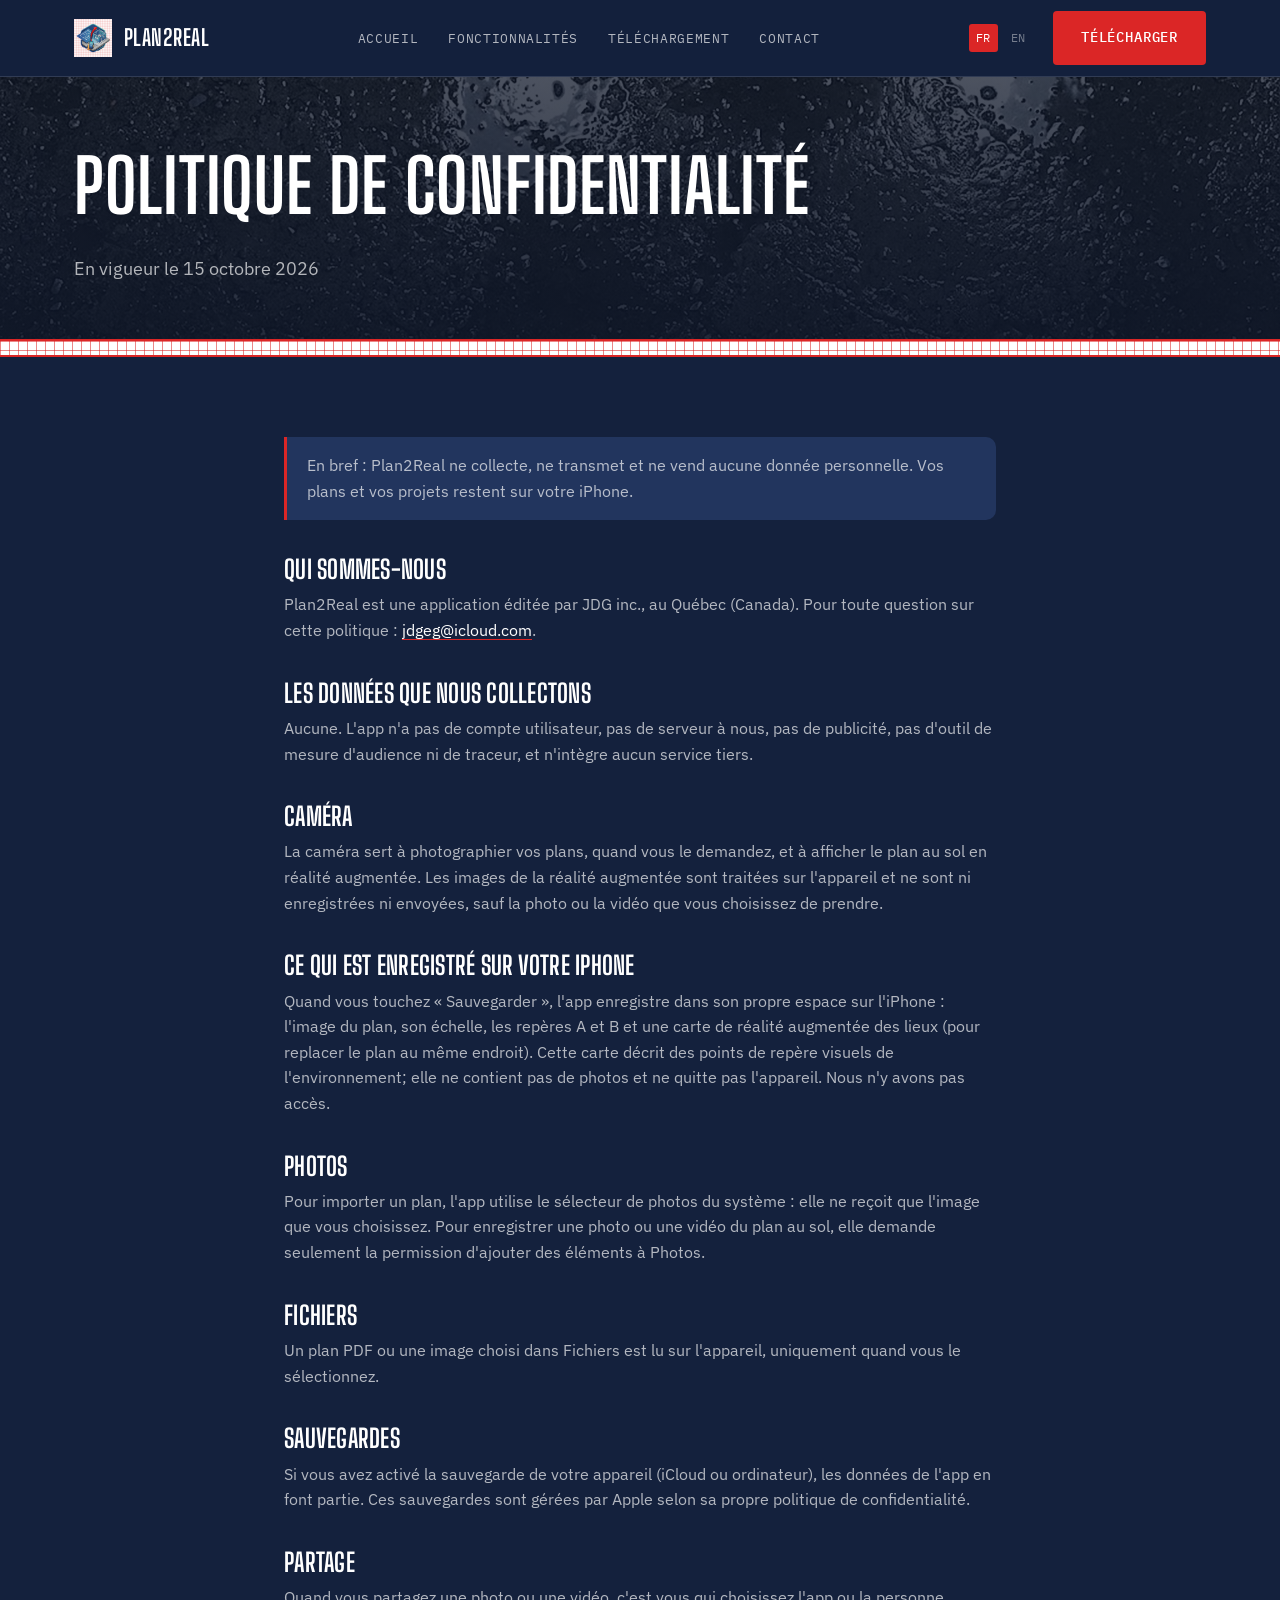
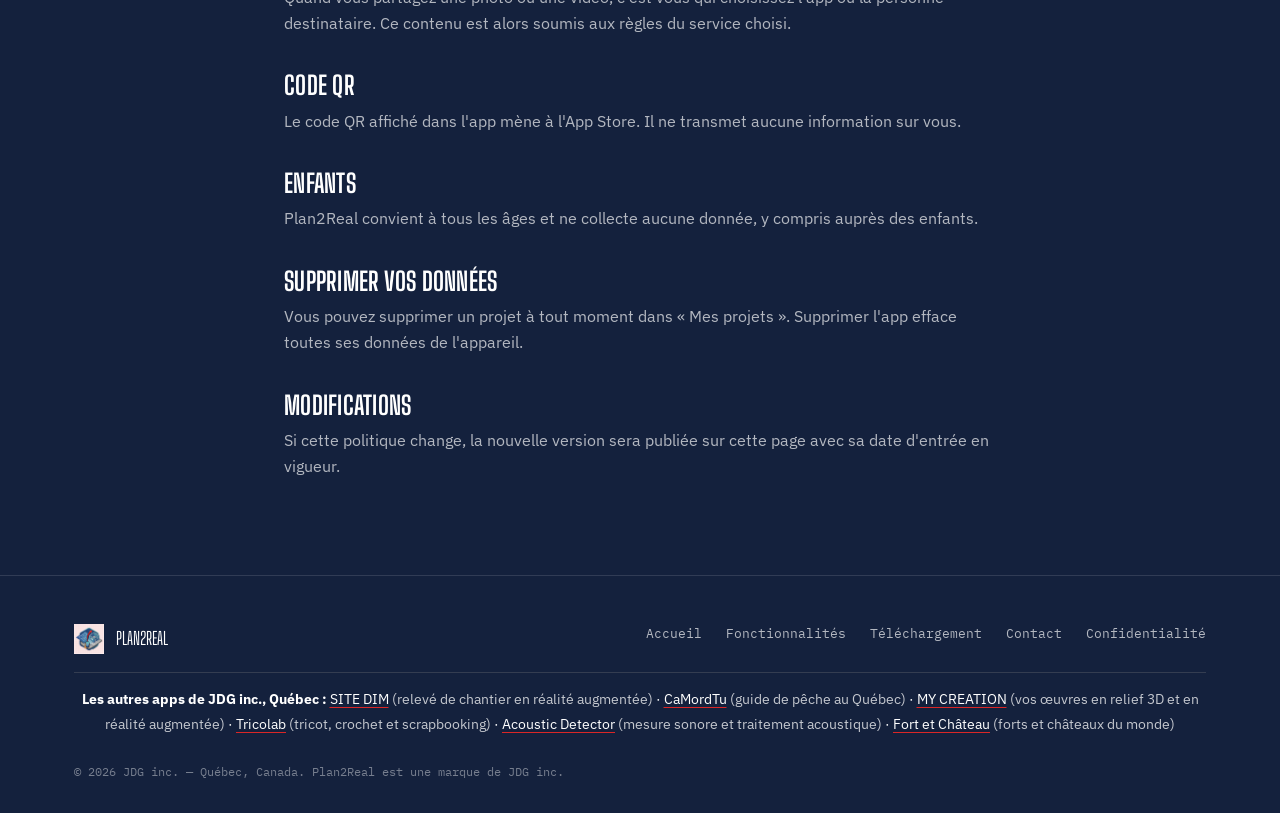
<file: fr/confidentialite.html>
<!DOCTYPE html>
<html lang="fr">
<head>
<meta charset="UTF-8">
<meta name="viewport" content="width=device-width, initial-scale=1">
<title>Politique de confidentialité — Plan2Real</title>
<meta name="description" content="Plan2Real ne collecte aucune donnée personnelle : tout reste sur votre iPhone.">
<link rel="canonical" href="https://plan2real.netlify.app/fr/confidentialite.html">
<link rel="alternate" hreflang="fr" href="https://plan2real.netlify.app/fr/confidentialite.html">
<link rel="alternate" hreflang="en" href="https://plan2real.netlify.app/en/privacy.html">
<link rel="alternate" hreflang="x-default" href="https://plan2real.netlify.app/fr/confidentialite.html">
<meta property="og:type" content="website">
<meta property="og:site_name" content="Plan2Real">
<meta property="og:title" content="Politique de confidentialité — Plan2Real">
<meta property="og:description" content="Plan2Real ne collecte aucune donnée personnelle : tout reste sur votre iPhone.">
<meta property="og:url" content="https://plan2real.netlify.app/fr/confidentialite.html">
<meta property="og:image" content="https://plan2real.netlify.app/assets/img/og-image-fr.jpg">
<meta property="og:image:width" content="1200">
<meta property="og:image:height" content="630">
<meta property="og:locale" content="fr_CA">
<meta property="og:locale:alternate" content="en_CA">
<meta name="twitter:card" content="summary_large_image">
<meta name="twitter:title" content="Politique de confidentialité — Plan2Real">
<meta name="twitter:description" content="Plan2Real ne collecte aucune donnée personnelle : tout reste sur votre iPhone.">
<meta name="twitter:image" content="https://plan2real.netlify.app/assets/img/og-image-fr.jpg">
<meta name="theme-color" content="#14213D">
<link rel="icon" href="../favicon.png">
<link rel="apple-touch-icon" href="../assets/apple-touch-icon.png">
<link rel="preconnect" href="https://fonts.googleapis.com">
<link rel="preconnect" href="https://fonts.gstatic.com" crossorigin>
<link href="https://fonts.googleapis.com/css2?family=Big+Shoulders+Display:wght@600;700;800&family=IBM+Plex+Sans:wght@400;500;600&family=IBM+Plex+Mono:wght@400;500&display=swap" rel="stylesheet">
<link rel="stylesheet" href="../assets/css/style.css">
</head>
<body>

<header class="site-header">
  <div class="container site-header__row">
    <a href="index.html" class="brand"><img src="../assets/img/logo-mark.png" alt="" class="brand-mark" width="38" height="38">Plan2Real</a>
    <nav class="main-nav" id="main-nav" aria-label="Menu">
      <ul class="main-nav__links"><li><a href="index.html">Accueil</a></li><li><a href="fonctionnalites.html">Fonctionnalités</a></li><li><a href="telechargement.html">Téléchargement</a></li><li><a href="contact.html">Contact</a></li></ul>
    </nav>
    <div class="header-actions">
      <div class="lang-switch"><a href="confidentialite.html" hreflang="fr" lang="fr" class="active">FR</a><a href="../en/privacy.html" hreflang="en" lang="en">EN</a></div>
      <a href="telechargement.html" class="btn btn--primary">Télécharger</a>
      <button class="nav-toggle" aria-label="Menu" aria-expanded="false" aria-controls="main-nav"><span></span><span></span><span></span></button>
    </div>
  </div>
</header>

<main>
<section class="page-hero">
  <div class="container">
    
    <h1>Politique de confidentialité</h1>
    <p class="lead">En vigueur le 15 octobre 2026</p>
  </div>
</section>
<div class="grid-band"></div>

<section>
  <div class="container prose">
    <p class="note">En bref : Plan2Real ne collecte, ne transmet et ne vend aucune donnée personnelle. Vos plans et vos projets restent sur votre iPhone.</p>
    <h2>Qui sommes-nous</h2><p>Plan2Real est une application éditée par JDG inc., au Québec (Canada). Pour toute question sur cette politique : <a href="mailto:jdgeg@icloud.com?subject=Plan2Real%20-%20Confidentialit%C3%A9">jdgeg@icloud.com</a>.</p><h2>Les données que nous collectons</h2><p>Aucune. L'app n'a pas de compte utilisateur, pas de serveur à nous, pas de publicité, pas d'outil de mesure d'audience ni de traceur, et n'intègre aucun service tiers.</p><h2>Caméra</h2><p>La caméra sert à photographier vos plans, quand vous le demandez, et à afficher le plan au sol en réalité augmentée. Les images de la réalité augmentée sont traitées sur l'appareil et ne sont ni enregistrées ni envoyées, sauf la photo ou la vidéo que vous choisissez de prendre.</p><h2>Ce qui est enregistré sur votre iPhone</h2><p>Quand vous touchez « Sauvegarder », l'app enregistre dans son propre espace sur l'iPhone : l'image du plan, son échelle, les repères A et B et une carte de réalité augmentée des lieux (pour replacer le plan au même endroit). Cette carte décrit des points de repère visuels de l'environnement; elle ne contient pas de photos et ne quitte pas l'appareil. Nous n'y avons pas accès.</p><h2>Photos</h2><p>Pour importer un plan, l'app utilise le sélecteur de photos du système : elle ne reçoit que l'image que vous choisissez. Pour enregistrer une photo ou une vidéo du plan au sol, elle demande seulement la permission d'ajouter des éléments à Photos.</p><h2>Fichiers</h2><p>Un plan PDF ou une image choisi dans Fichiers est lu sur l'appareil, uniquement quand vous le sélectionnez.</p><h2>Sauvegardes</h2><p>Si vous avez activé la sauvegarde de votre appareil (iCloud ou ordinateur), les données de l'app en font partie. Ces sauvegardes sont gérées par Apple selon sa propre politique de confidentialité.</p><h2>Partage</h2><p>Quand vous partagez une photo ou une vidéo, c'est vous qui choisissez l'app ou la personne destinataire. Ce contenu est alors soumis aux règles du service choisi.</p><h2>Code QR</h2><p>Le code QR affiché dans l'app mène à l'App Store. Il ne transmet aucune information sur vous.</p><h2>Enfants</h2><p>Plan2Real convient à tous les âges et ne collecte aucune donnée, y compris auprès des enfants.</p><h2>Supprimer vos données</h2><p>Vous pouvez supprimer un projet à tout moment dans « Mes projets ». Supprimer l'app efface toutes ses données de l'appareil.</p><h2>Modifications</h2><p>Si cette politique change, la nouvelle version sera publiée sur cette page avec sa date d'entrée en vigueur.</p>
  </div>
</section>
</main>

<footer class="site-footer">
  <div class="container">
    <div class="site-footer__row">
      <a href="index.html" class="site-footer__brand"><img src="../assets/img/logo-mark.png" alt="" class="brand-mark" width="30" height="30">Plan2Real</a>
      <nav><ul><li><a href="index.html">Accueil</a></li><li><a href="fonctionnalites.html">Fonctionnalités</a></li><li><a href="telechargement.html">Téléchargement</a></li><li><a href="contact.html">Contact</a></li><li><a href="confidentialite.html">Confidentialité</a></li></ul></nav>
    </div>
    <div class="jdg-apps" style="margin-top:18px;padding-top:14px;border-top:1px solid rgba(127,127,127,.3);font-size:.88em;line-height:1.8;text-align:center"><strong>Les autres apps de JDG inc., Québec :</strong> <a href="https://sitedim.netlify.app/fr/index.html">SITE DIM</a> <span style="opacity:.75">(relevé de chantier en réalité augmentée)</span> · <a href="https://camordtu.netlify.app/">CaMordTu</a> <span style="opacity:.75">(guide de pêche au Québec)</span> · <a href="https://appmycreation.com/">MY CREATION</a> <span style="opacity:.75">(vos œuvres en relief 3D et en réalité augmentée)</span> · <a href="https://tricolab.netlify.app/fr/index.html">Tricolab</a> <span style="opacity:.75">(tricot, crochet et scrapbooking)</span> · <a href="https://apps.apple.com/ca/app/id6810440422?l=fr-CA">Acoustic Detector</a> <span style="opacity:.75">(mesure sonore et traitement acoustique)</span> · <a href="https://apps.apple.com/ca/app/id6811432420?l=fr-CA">Fort et Château</a> <span style="opacity:.75">(forts et châteaux du monde)</span></div>
    <div class="site-footer__meta">© 2026 JDG inc. — Québec, Canada. Plan2Real est une marque de JDG inc.</div>
  </div>
</footer>

<script src="../assets/js/main.js"></script>
</body>
</html>
</file>
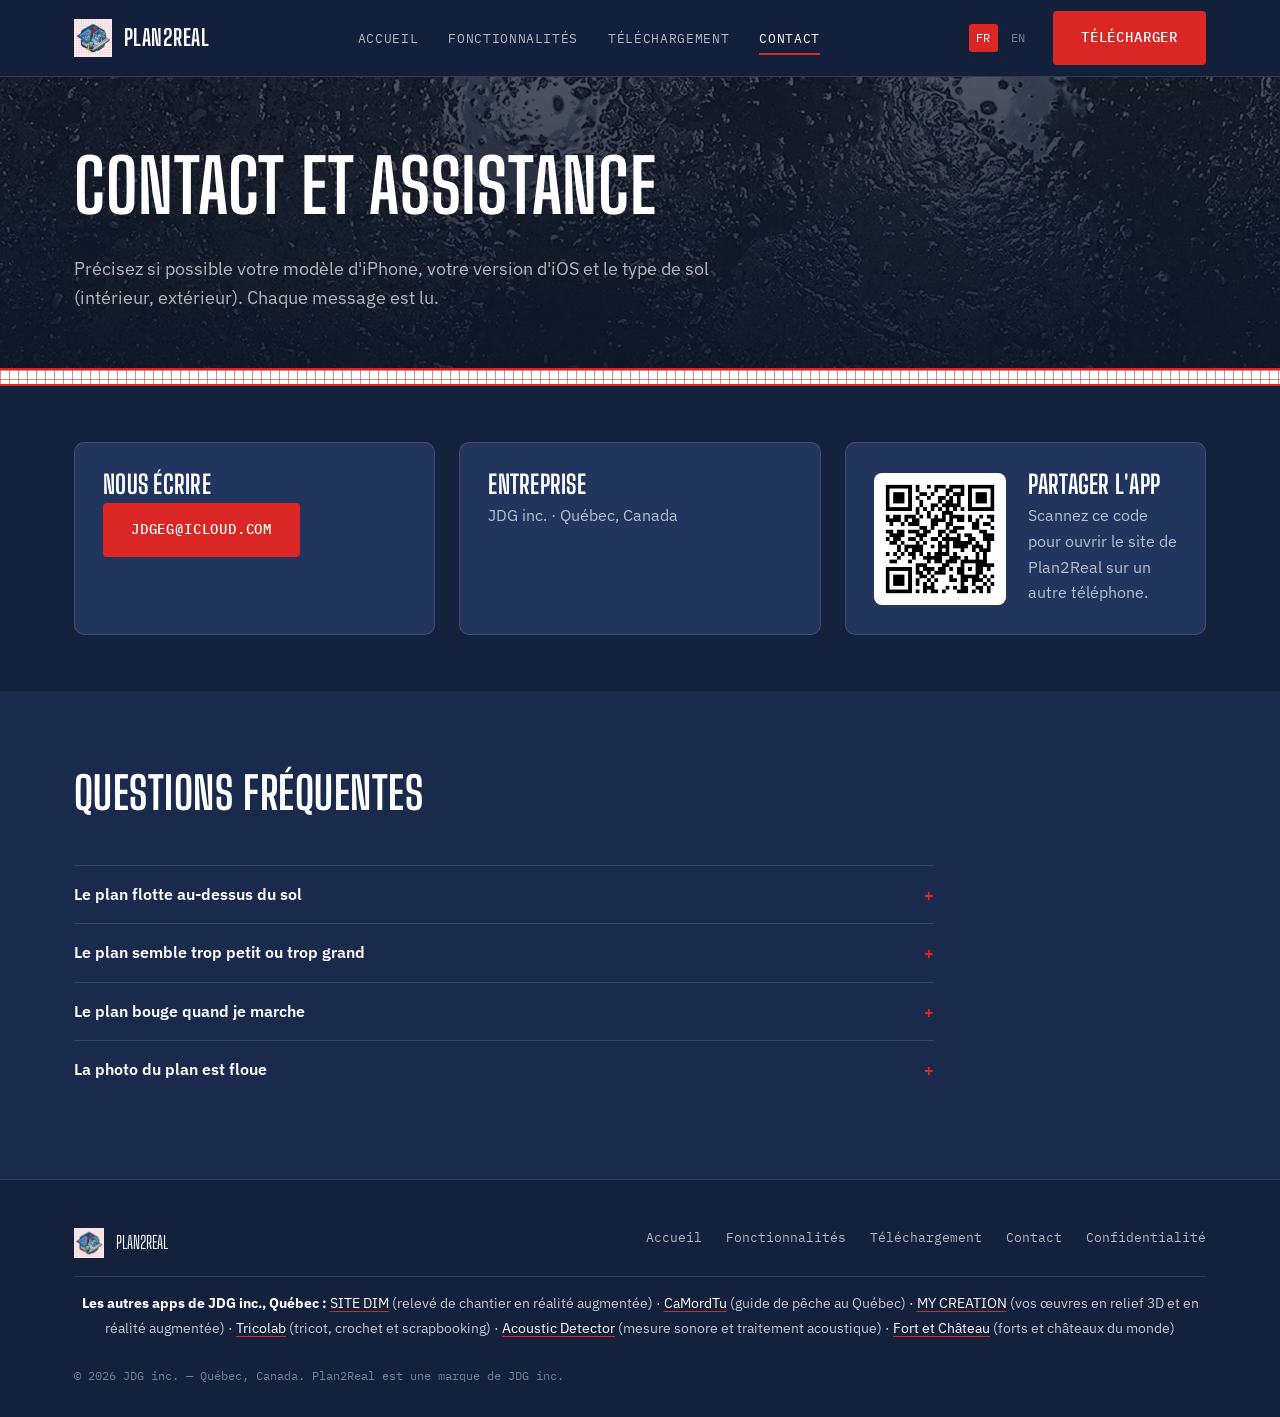
<file: fr/contact.html>
<!DOCTYPE html>
<html lang="fr">
<head>
<meta charset="UTF-8">
<meta name="viewport" content="width=device-width, initial-scale=1">
<title>Contact et assistance — Plan2Real</title>
<meta name="description" content="Aide, questions fréquentes et contact pour l'app Plan2Real.">
<link rel="canonical" href="https://plan2real.netlify.app/fr/contact.html">
<link rel="alternate" hreflang="fr" href="https://plan2real.netlify.app/fr/contact.html">
<link rel="alternate" hreflang="en" href="https://plan2real.netlify.app/en/contact.html">
<link rel="alternate" hreflang="x-default" href="https://plan2real.netlify.app/fr/contact.html">
<meta property="og:type" content="website">
<meta property="og:site_name" content="Plan2Real">
<meta property="og:title" content="Contact et assistance — Plan2Real">
<meta property="og:description" content="Aide, questions fréquentes et contact pour l'app Plan2Real.">
<meta property="og:url" content="https://plan2real.netlify.app/fr/contact.html">
<meta property="og:image" content="https://plan2real.netlify.app/assets/img/og-image-fr.jpg">
<meta property="og:image:width" content="1200">
<meta property="og:image:height" content="630">
<meta property="og:locale" content="fr_CA">
<meta property="og:locale:alternate" content="en_CA">
<meta name="twitter:card" content="summary_large_image">
<meta name="twitter:title" content="Contact et assistance — Plan2Real">
<meta name="twitter:description" content="Aide, questions fréquentes et contact pour l'app Plan2Real.">
<meta name="twitter:image" content="https://plan2real.netlify.app/assets/img/og-image-fr.jpg">
<meta name="theme-color" content="#14213D">
<link rel="icon" href="../favicon.png">
<link rel="apple-touch-icon" href="../assets/apple-touch-icon.png">
<link rel="preconnect" href="https://fonts.googleapis.com">
<link rel="preconnect" href="https://fonts.gstatic.com" crossorigin>
<link href="https://fonts.googleapis.com/css2?family=Big+Shoulders+Display:wght@600;700;800&family=IBM+Plex+Sans:wght@400;500;600&family=IBM+Plex+Mono:wght@400;500&display=swap" rel="stylesheet">
<link rel="stylesheet" href="../assets/css/style.css">
</head>
<body>

<header class="site-header">
  <div class="container site-header__row">
    <a href="index.html" class="brand"><img src="../assets/img/logo-mark.png" alt="" class="brand-mark" width="38" height="38">Plan2Real</a>
    <nav class="main-nav" id="main-nav" aria-label="Menu">
      <ul class="main-nav__links"><li><a href="index.html">Accueil</a></li><li><a href="fonctionnalites.html">Fonctionnalités</a></li><li><a href="telechargement.html">Téléchargement</a></li><li><a href="contact.html" aria-current="page">Contact</a></li></ul>
    </nav>
    <div class="header-actions">
      <div class="lang-switch"><a href="contact.html" hreflang="fr" lang="fr" class="active">FR</a><a href="../en/contact.html" hreflang="en" lang="en">EN</a></div>
      <a href="telechargement.html" class="btn btn--primary">Télécharger</a>
      <button class="nav-toggle" aria-label="Menu" aria-expanded="false" aria-controls="main-nav"><span></span><span></span><span></span></button>
    </div>
  </div>
</header>

<main>
<section class="page-hero">
  <div class="container">
    
    <h1>Contact et assistance</h1>
    <p class="lead">Précisez si possible votre modèle d'iPhone, votre version d'iOS et le type de sol (intérieur, extérieur). Chaque message est lu.</p>
  </div>
</section>
<div class="grid-band"></div>

<section class="section--tight">
  <div class="container grid-3">
    <div class="card">
      <h3>Nous écrire</h3>
      <p><a class="btn btn--primary" href="mailto:jdgeg@icloud.com?subject=Plan2Real">jdgeg@icloud.com</a></p>
    </div>
    <div class="card">
      <h3>Entreprise</h3>
      <p>JDG inc. · Québec, Canada</p>
    </div>
    <div class="card qr-card">
      <img src="../assets/img/qr-site.png" alt="QR" width="132" height="132">
      <div><h3>Partager l'app</h3><p>Scannez ce code pour ouvrir le site de Plan2Real sur un autre téléphone.</p></div>
    </div>
  </div>
</section>

<section class="section--alt">
  <div class="container">
    <div class="section-head"><h2>Questions fréquentes</h2></div>
    <div class="faq"><details><summary>Le plan flotte au-dessus du sol</summary><p>Visez le plancher (pas un meuble) et attendez que la cible devienne verte avant de placer le plan. Ensuite, le bouton Hauteur permet de le monter ou de le baisser au centimètre.</p></details><details><summary>Le plan semble trop petit ou trop grand</summary><p>Vérifiez la cote A–B à l'étape Échelle. Au sol, utilisez « Ajuster l'échelle » sur une cote connue (une porte de 36 po) ou l'échelle au doigt avec un ruban posé au sol.</p></details><details><summary>Le plan bouge quand je marche</summary><p>Touchez le bouton Verrou : plus aucun geste ne le déplace. Sur un grand terrain, alignez-le sur deux repères réels.</p></details><details><summary>La photo du plan est floue</summary><p>Prenez la photo avec l'appareil de Plan2Real, bien à plat, de face et sans reflet : il utilise la pleine résolution du capteur.</p></details></div>
  </div>
</section>
</main>

<footer class="site-footer">
  <div class="container">
    <div class="site-footer__row">
      <a href="index.html" class="site-footer__brand"><img src="../assets/img/logo-mark.png" alt="" class="brand-mark" width="30" height="30">Plan2Real</a>
      <nav><ul><li><a href="index.html">Accueil</a></li><li><a href="fonctionnalites.html">Fonctionnalités</a></li><li><a href="telechargement.html">Téléchargement</a></li><li><a href="contact.html">Contact</a></li><li><a href="confidentialite.html">Confidentialité</a></li></ul></nav>
    </div>
    <div class="jdg-apps" style="margin-top:18px;padding-top:14px;border-top:1px solid rgba(127,127,127,.3);font-size:.88em;line-height:1.8;text-align:center"><strong>Les autres apps de JDG inc., Québec :</strong> <a href="https://sitedim.netlify.app/fr/index.html">SITE DIM</a> <span style="opacity:.75">(relevé de chantier en réalité augmentée)</span> · <a href="https://camordtu.netlify.app/">CaMordTu</a> <span style="opacity:.75">(guide de pêche au Québec)</span> · <a href="https://appmycreation.com/">MY CREATION</a> <span style="opacity:.75">(vos œuvres en relief 3D et en réalité augmentée)</span> · <a href="https://tricolab.netlify.app/fr/index.html">Tricolab</a> <span style="opacity:.75">(tricot, crochet et scrapbooking)</span> · <a href="https://apps.apple.com/ca/app/id6810440422?l=fr-CA">Acoustic Detector</a> <span style="opacity:.75">(mesure sonore et traitement acoustique)</span> · <a href="https://apps.apple.com/ca/app/id6811432420?l=fr-CA">Fort et Château</a> <span style="opacity:.75">(forts et châteaux du monde)</span></div>
    <div class="site-footer__meta">© 2026 JDG inc. — Québec, Canada. Plan2Real est une marque de JDG inc.</div>
  </div>
</footer>

<script src="../assets/js/main.js"></script>
</body>
</html>
</file>
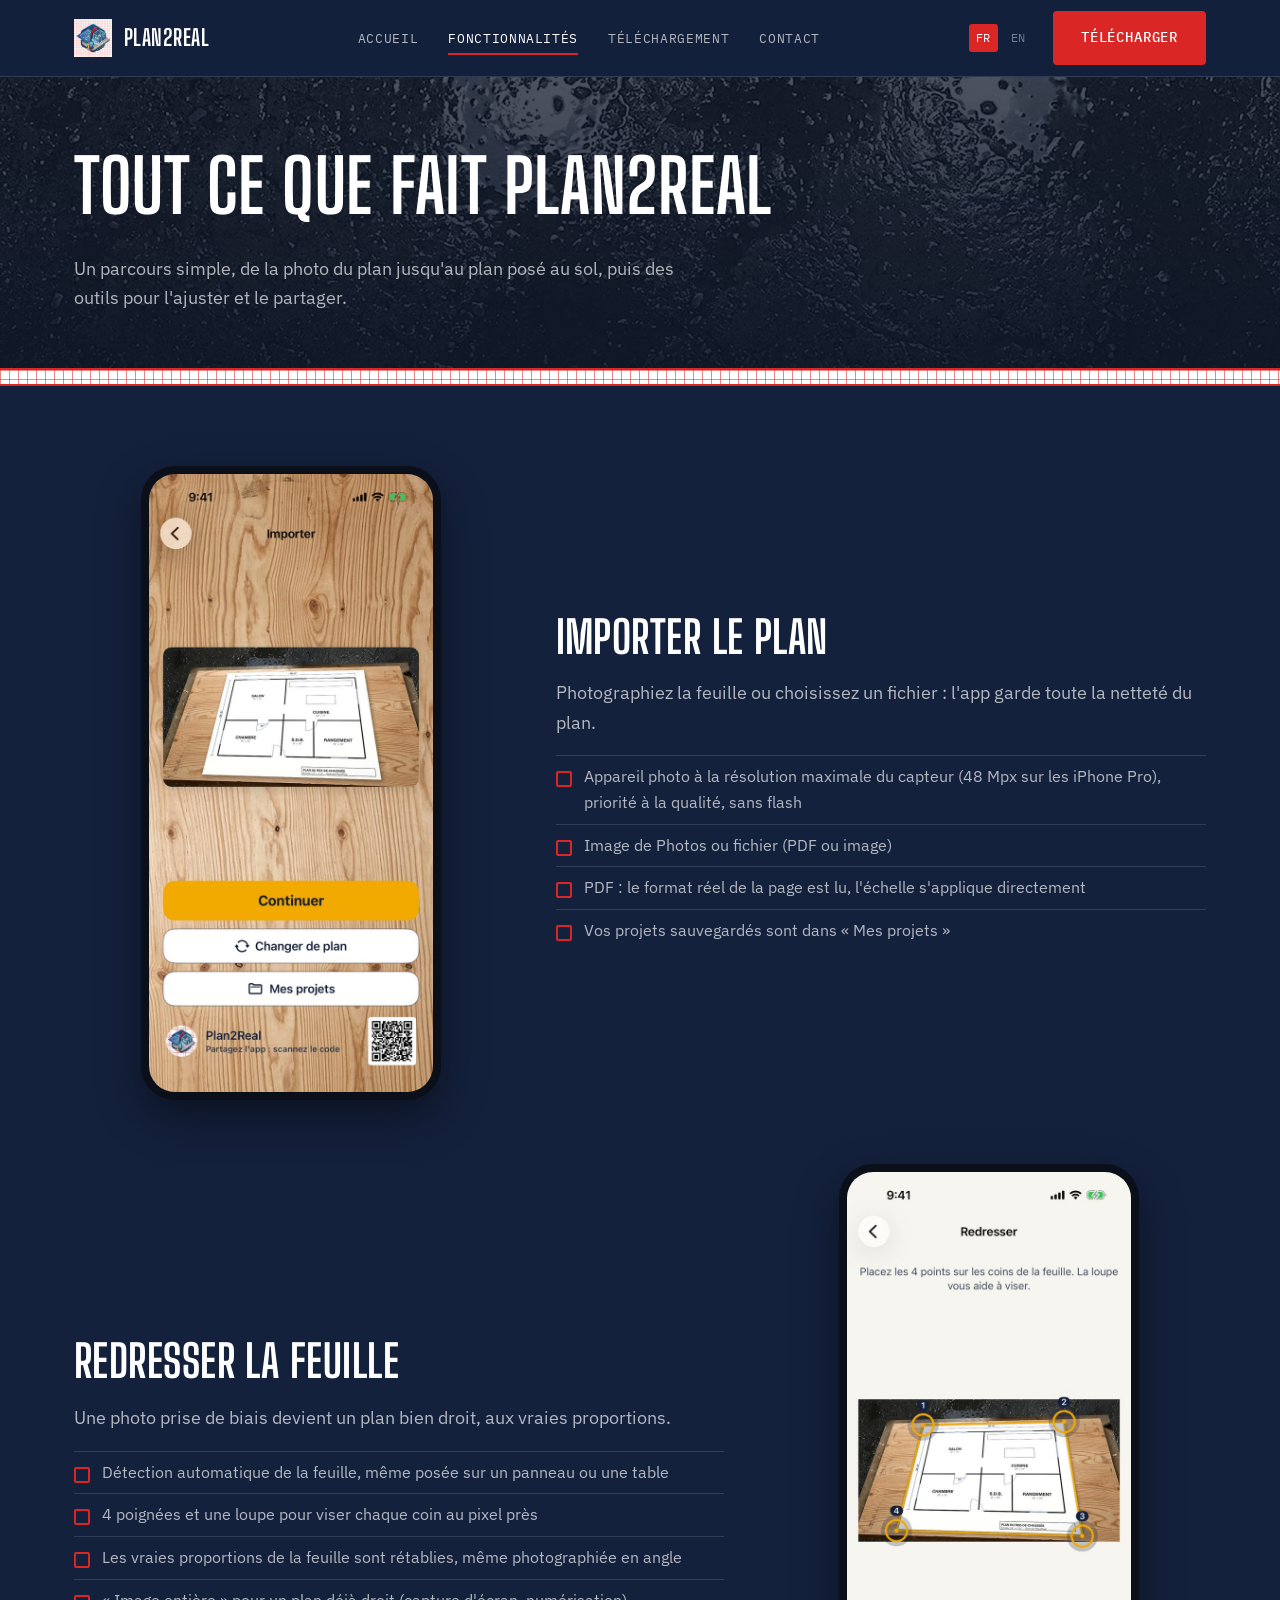
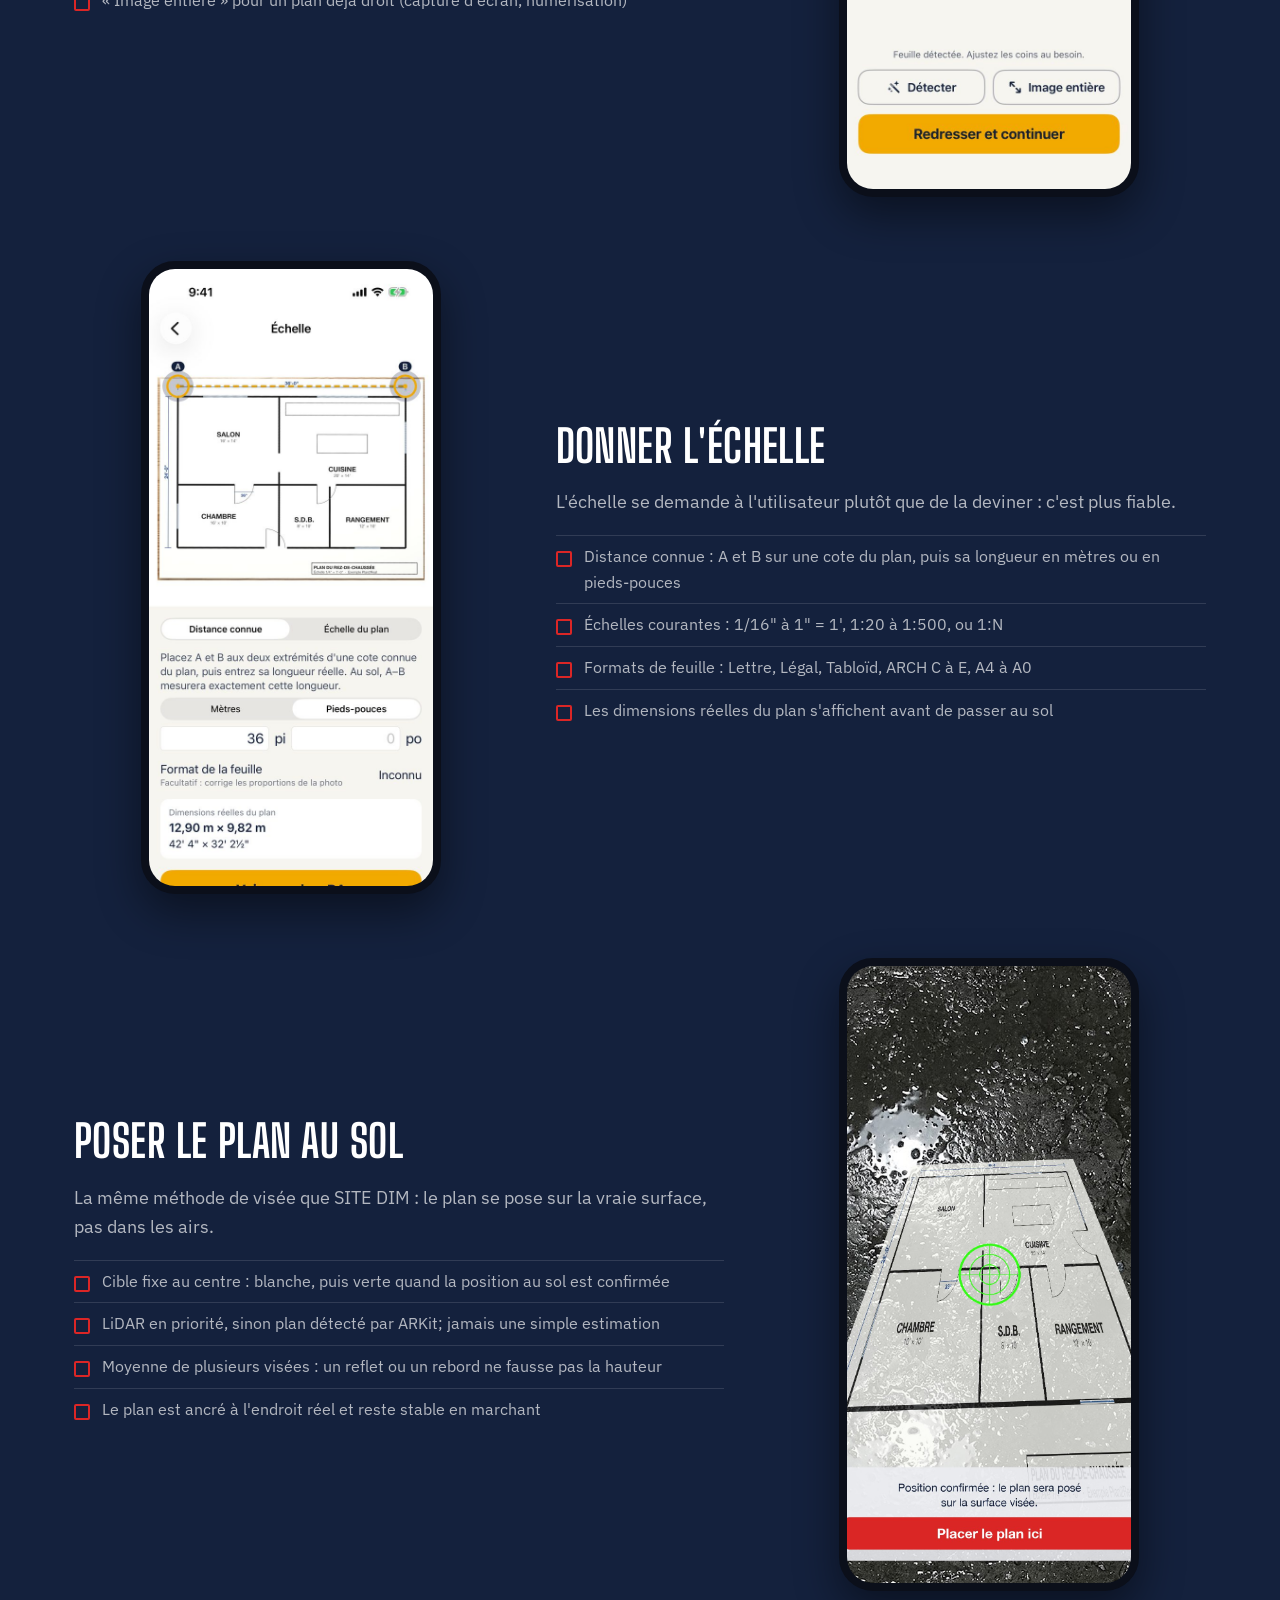
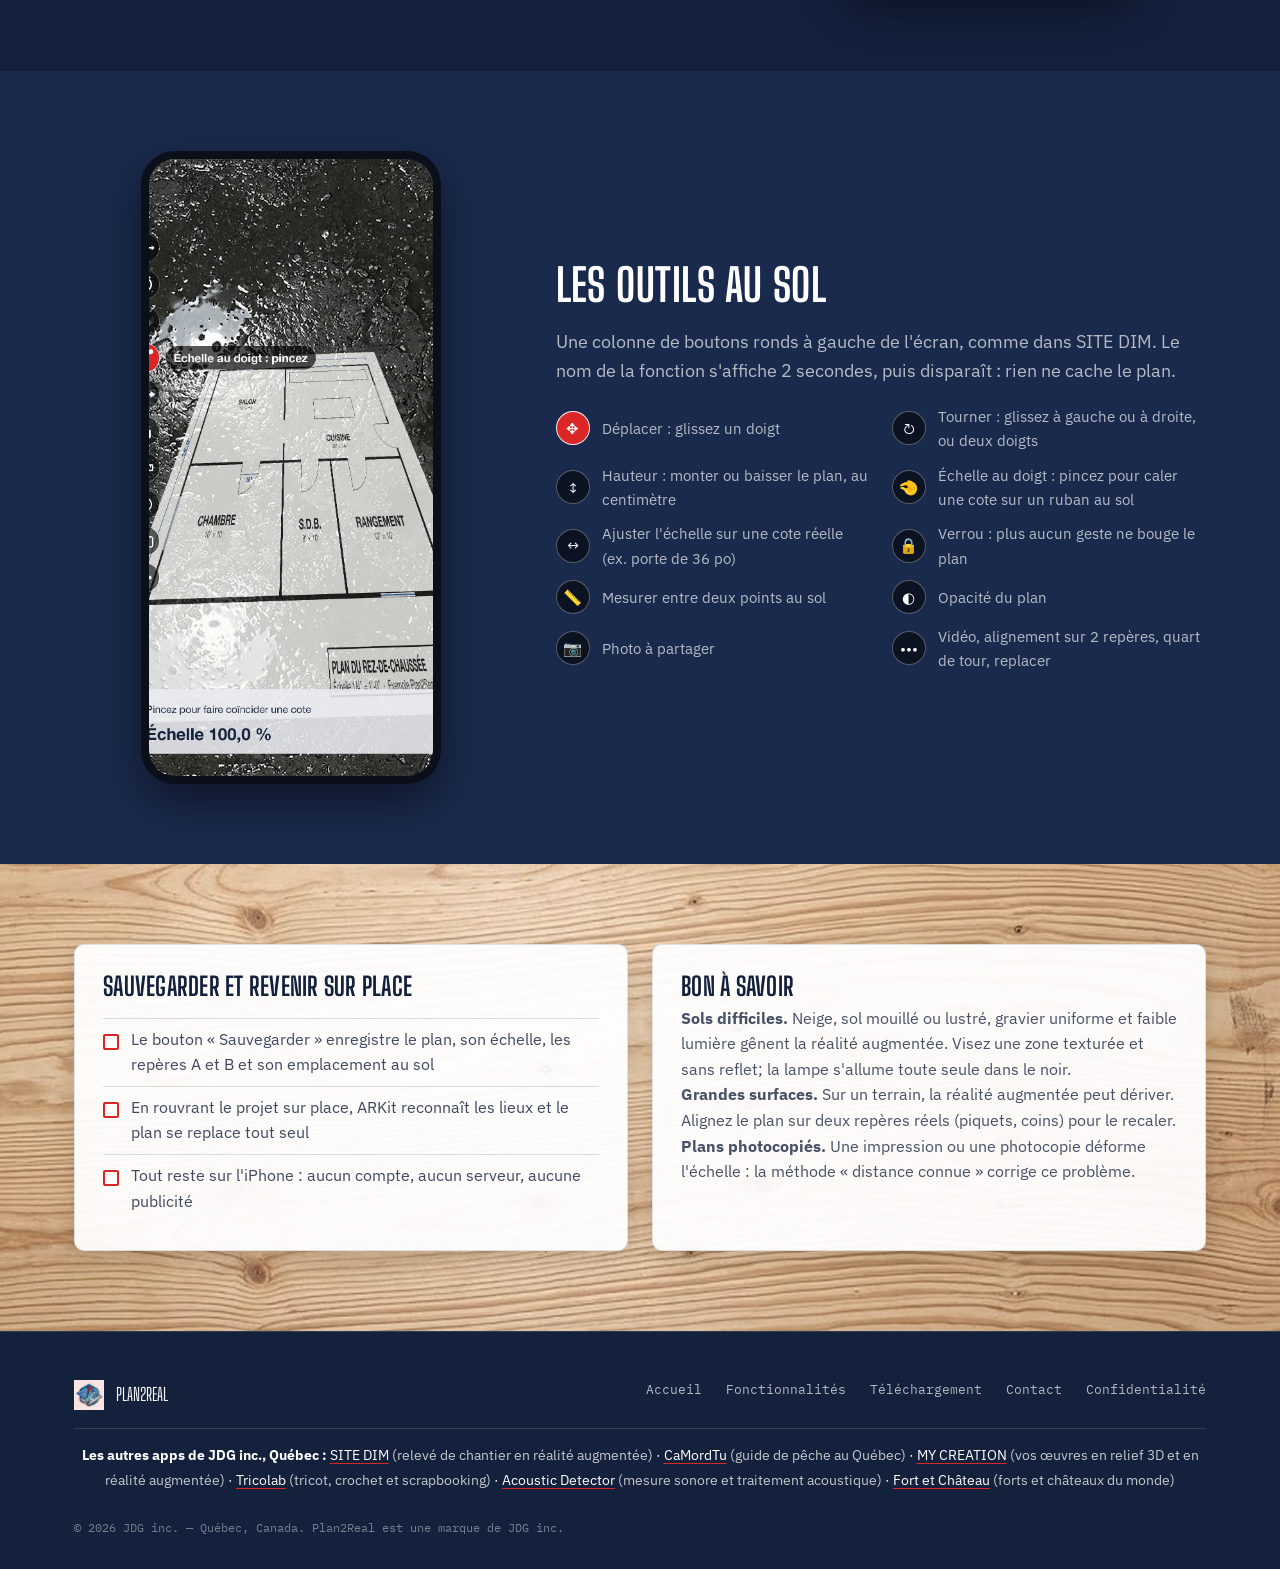
<file: fr/fonctionnalites.html>
<!DOCTYPE html>
<html lang="fr">
<head>
<meta charset="UTF-8">
<meta name="viewport" content="width=device-width, initial-scale=1">
<title>Fonctionnalités — Plan2Real</title>
<meta name="description" content="Import d'un plan à pleine résolution, redressement automatique, échelle par cote connue, pose au sol stable avec cible verte, outils au sol, sauvegarde de l'emplacement.">
<link rel="canonical" href="https://plan2real.netlify.app/fr/fonctionnalites.html">
<link rel="alternate" hreflang="fr" href="https://plan2real.netlify.app/fr/fonctionnalites.html">
<link rel="alternate" hreflang="en" href="https://plan2real.netlify.app/en/features.html">
<link rel="alternate" hreflang="x-default" href="https://plan2real.netlify.app/fr/fonctionnalites.html">
<meta property="og:type" content="website">
<meta property="og:site_name" content="Plan2Real">
<meta property="og:title" content="Fonctionnalités — Plan2Real">
<meta property="og:description" content="Import d'un plan à pleine résolution, redressement automatique, échelle par cote connue, pose au sol stable avec cible verte, outils au sol, sauvegarde de l'emplacement.">
<meta property="og:url" content="https://plan2real.netlify.app/fr/fonctionnalites.html">
<meta property="og:image" content="https://plan2real.netlify.app/assets/img/og-image-fr.jpg">
<meta property="og:image:width" content="1200">
<meta property="og:image:height" content="630">
<meta property="og:locale" content="fr_CA">
<meta property="og:locale:alternate" content="en_CA">
<meta name="twitter:card" content="summary_large_image">
<meta name="twitter:title" content="Fonctionnalités — Plan2Real">
<meta name="twitter:description" content="Import d'un plan à pleine résolution, redressement automatique, échelle par cote connue, pose au sol stable avec cible verte, outils au sol, sauvegarde de l'emplacement.">
<meta name="twitter:image" content="https://plan2real.netlify.app/assets/img/og-image-fr.jpg">
<meta name="theme-color" content="#14213D">
<link rel="icon" href="../favicon.png">
<link rel="apple-touch-icon" href="../assets/apple-touch-icon.png">
<link rel="preconnect" href="https://fonts.googleapis.com">
<link rel="preconnect" href="https://fonts.gstatic.com" crossorigin>
<link href="https://fonts.googleapis.com/css2?family=Big+Shoulders+Display:wght@600;700;800&family=IBM+Plex+Sans:wght@400;500;600&family=IBM+Plex+Mono:wght@400;500&display=swap" rel="stylesheet">
<link rel="stylesheet" href="../assets/css/style.css">
</head>
<body>

<header class="site-header">
  <div class="container site-header__row">
    <a href="index.html" class="brand"><img src="../assets/img/logo-mark.png" alt="" class="brand-mark" width="38" height="38">Plan2Real</a>
    <nav class="main-nav" id="main-nav" aria-label="Menu">
      <ul class="main-nav__links"><li><a href="index.html">Accueil</a></li><li><a href="fonctionnalites.html" aria-current="page">Fonctionnalités</a></li><li><a href="telechargement.html">Téléchargement</a></li><li><a href="contact.html">Contact</a></li></ul>
    </nav>
    <div class="header-actions">
      <div class="lang-switch"><a href="fonctionnalites.html" hreflang="fr" lang="fr" class="active">FR</a><a href="../en/features.html" hreflang="en" lang="en">EN</a></div>
      <a href="telechargement.html" class="btn btn--primary">Télécharger</a>
      <button class="nav-toggle" aria-label="Menu" aria-expanded="false" aria-controls="main-nav"><span></span><span></span><span></span></button>
    </div>
  </div>
</header>

<main>
<section class="page-hero">
  <div class="container">
    
    <h1>Tout ce que fait Plan2Real</h1>
    <p class="lead">Un parcours simple, de la photo du plan jusqu'au plan posé au sol, puis des outils pour l'ajuster et le partager.</p>
  </div>
</section>
<div class="grid-band"></div>

<section>
  <div class="container">
    <div class="feature-row">
      <div class="feature-row__media"><div class="phone"><img src="../assets/img/fr-importer.jpg" alt="Importer le plan" loading="lazy" width="600" height="1304"></div></div>
      <div><h2>Importer le plan</h2><p class="lead">Photographiez la feuille ou choisissez un fichier : l'app garde toute la netteté du plan.</p><ul class="feature-list"><li>Appareil photo à la résolution maximale du capteur (48 Mpx sur les iPhone Pro), priorité à la qualité, sans flash</li><li>Image de Photos ou fichier (PDF ou image)</li><li>PDF : le format réel de la page est lu, l'échelle s'applique directement</li><li>Vos projets sauvegardés sont dans « Mes projets »</li></ul></div>
    </div><div class="feature-row feature-row--flip">
      <div class="feature-row__media"><div class="phone"><img src="../assets/img/fr-redresser.jpg" alt="Redresser la feuille" loading="lazy" width="600" height="1304"></div></div>
      <div><h2>Redresser la feuille</h2><p class="lead">Une photo prise de biais devient un plan bien droit, aux vraies proportions.</p><ul class="feature-list"><li>Détection automatique de la feuille, même posée sur un panneau ou une table</li><li>4 poignées et une loupe pour viser chaque coin au pixel près</li><li>Les vraies proportions de la feuille sont rétablies, même photographiée en angle</li><li>« Image entière » pour un plan déjà droit (capture d'écran, numérisation)</li></ul></div>
    </div><div class="feature-row">
      <div class="feature-row__media"><div class="phone"><img src="../assets/img/fr-echelle.jpg" alt="Donner l'échelle" loading="lazy" width="600" height="1304"></div></div>
      <div><h2>Donner l'échelle</h2><p class="lead">L'échelle se demande à l'utilisateur plutôt que de la deviner : c'est plus fiable.</p><ul class="feature-list"><li>Distance connue : A et B sur une cote du plan, puis sa longueur en mètres ou en pieds-pouces</li><li>Échelles courantes : 1/16" à 1" = 1', 1:20 à 1:500, ou 1:N</li><li>Formats de feuille : Lettre, Légal, Tabloïd, ARCH C à E, A4 à A0</li><li>Les dimensions réelles du plan s'affichent avant de passer au sol</li></ul></div>
    </div><div class="feature-row feature-row--flip">
      <div class="feature-row__media"><div class="phone"><img src="../assets/img/fr-ausol.jpg" alt="Poser le plan au sol" loading="lazy" width="600" height="1304"></div></div>
      <div><h2>Poser le plan au sol</h2><p class="lead">La même méthode de visée que SITE DIM : le plan se pose sur la vraie surface, pas dans les airs.</p><ul class="feature-list"><li>Cible fixe au centre : blanche, puis verte quand la position au sol est confirmée</li><li>LiDAR en priorité, sinon plan détecté par ARKit; jamais une simple estimation</li><li>Moyenne de plusieurs visées : un reflet ou un rebord ne fausse pas la hauteur</li><li>Le plan est ancré à l'endroit réel et reste stable en marchant</li></ul></div>
    </div>
  </div>
</section>

<section class="section--alt">
  <div class="container feature-row">
    <div class="feature-row__media"><div class="phone"><img src="../assets/img/fr-outils.jpg" alt="Les outils au sol" loading="lazy" width="1080" height="1920"></div></div>
    <div>
      <h2>Les outils au sol</h2>
      <p class="lead">Une colonne de boutons ronds à gauche de l'écran, comme dans SITE DIM. Le nom de la fonction s'affiche 2 secondes, puis disparaît : rien ne cache le plan.</p>
      <ul class="rail-legend"><li><span class="dot dot--on">✥</span>Déplacer : glissez un doigt</li><li><span class="dot">↻</span>Tourner : glissez à gauche ou à droite, ou deux doigts</li><li><span class="dot">↕</span>Hauteur : monter ou baisser le plan, au centimètre</li><li><span class="dot">🤏</span>Échelle au doigt : pincez pour caler une cote sur un ruban au sol</li><li><span class="dot">↔</span>Ajuster l'échelle sur une cote réelle (ex. porte de 36 po)</li><li><span class="dot">🔒</span>Verrou : plus aucun geste ne bouge le plan</li><li><span class="dot">📏</span>Mesurer entre deux points au sol</li><li><span class="dot">◐</span>Opacité du plan</li><li><span class="dot">📷</span>Photo à partager</li><li><span class="dot">•••</span>Vidéo, alignement sur 2 repères, quart de tour, replacer</li></ul>
    </div>
  </div>
</section>

<section class="section--wood">
  <div class="container grid-2">
    <div class="card"><h3>Sauvegarder et revenir sur place</h3><ul class="feature-list"><li>Le bouton « Sauvegarder » enregistre le plan, son échelle, les repères A et B et son emplacement au sol</li><li>En rouvrant le projet sur place, ARKit reconnaît les lieux et le plan se replace tout seul</li><li>Tout reste sur l'iPhone : aucun compte, aucun serveur, aucune publicité</li></ul></div>
    <div class="card"><h3>Bon à savoir</h3><p><strong>Sols difficiles.</strong> Neige, sol mouillé ou lustré, gravier uniforme et faible lumière gênent la réalité augmentée. Visez une zone texturée et sans reflet; la lampe s'allume toute seule dans le noir.</p><p><strong>Grandes surfaces.</strong> Sur un terrain, la réalité augmentée peut dériver. Alignez le plan sur deux repères réels (piquets, coins) pour le recaler.</p><p><strong>Plans photocopiés.</strong> Une impression ou une photocopie déforme l'échelle : la méthode « distance connue » corrige ce problème.</p></div>
  </div>
</section>
</main>

<footer class="site-footer">
  <div class="container">
    <div class="site-footer__row">
      <a href="index.html" class="site-footer__brand"><img src="../assets/img/logo-mark.png" alt="" class="brand-mark" width="30" height="30">Plan2Real</a>
      <nav><ul><li><a href="index.html">Accueil</a></li><li><a href="fonctionnalites.html">Fonctionnalités</a></li><li><a href="telechargement.html">Téléchargement</a></li><li><a href="contact.html">Contact</a></li><li><a href="confidentialite.html">Confidentialité</a></li></ul></nav>
    </div>
    <div class="jdg-apps" style="margin-top:18px;padding-top:14px;border-top:1px solid rgba(127,127,127,.3);font-size:.88em;line-height:1.8;text-align:center"><strong>Les autres apps de JDG inc., Québec :</strong> <a href="https://sitedim.netlify.app/fr/index.html">SITE DIM</a> <span style="opacity:.75">(relevé de chantier en réalité augmentée)</span> · <a href="https://camordtu.netlify.app/">CaMordTu</a> <span style="opacity:.75">(guide de pêche au Québec)</span> · <a href="https://appmycreation.com/">MY CREATION</a> <span style="opacity:.75">(vos œuvres en relief 3D et en réalité augmentée)</span> · <a href="https://tricolab.netlify.app/fr/index.html">Tricolab</a> <span style="opacity:.75">(tricot, crochet et scrapbooking)</span> · <a href="https://apps.apple.com/ca/app/id6810440422?l=fr-CA">Acoustic Detector</a> <span style="opacity:.75">(mesure sonore et traitement acoustique)</span> · <a href="https://apps.apple.com/ca/app/id6811432420?l=fr-CA">Fort et Château</a> <span style="opacity:.75">(forts et châteaux du monde)</span></div>
    <div class="site-footer__meta">© 2026 JDG inc. — Québec, Canada. Plan2Real est une marque de JDG inc.</div>
  </div>
</footer>

<script src="../assets/js/main.js"></script>
</body>
</html>
</file>
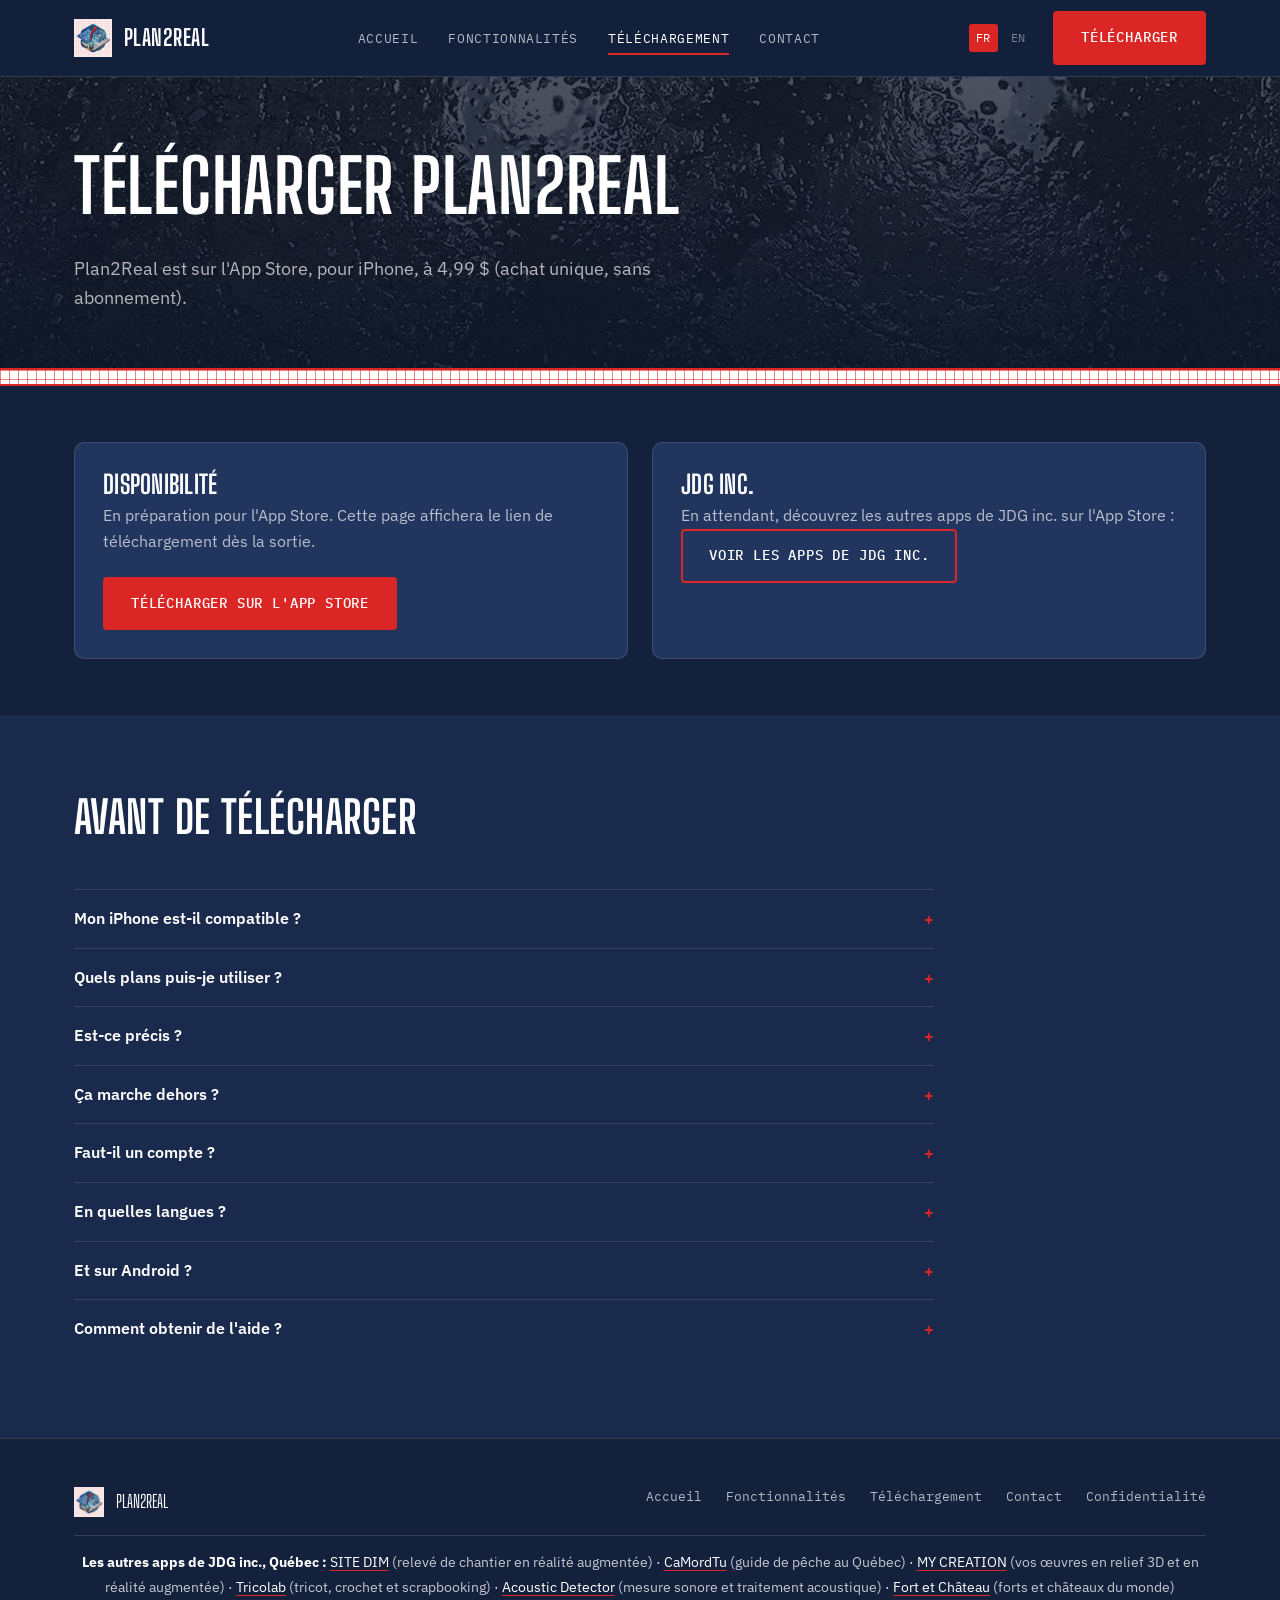
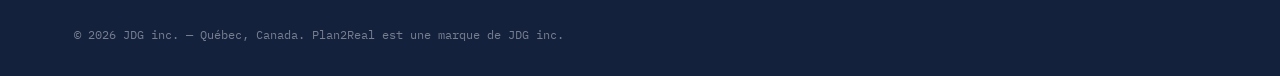
<file: fr/telechargement.html>
<!DOCTYPE html>
<html lang="fr">
<head>
<meta charset="UTF-8">
<meta name="viewport" content="width=device-width, initial-scale=1">
<title>Téléchargement — Plan2Real</title>
<meta name="description" content="Plan2Real est sur l'App Store pour iPhone (iOS 17 ou plus récent).">
<link rel="canonical" href="https://plan2real.netlify.app/fr/telechargement.html">
<link rel="alternate" hreflang="fr" href="https://plan2real.netlify.app/fr/telechargement.html">
<link rel="alternate" hreflang="en" href="https://plan2real.netlify.app/en/download.html">
<link rel="alternate" hreflang="x-default" href="https://plan2real.netlify.app/fr/telechargement.html">
<meta property="og:type" content="website">
<meta property="og:site_name" content="Plan2Real">
<meta property="og:title" content="Téléchargement — Plan2Real">
<meta property="og:description" content="Plan2Real est sur l'App Store pour iPhone (iOS 17 ou plus récent).">
<meta property="og:url" content="https://plan2real.netlify.app/fr/telechargement.html">
<meta property="og:image" content="https://plan2real.netlify.app/assets/img/og-image-fr.jpg">
<meta property="og:image:width" content="1200">
<meta property="og:image:height" content="630">
<meta property="og:locale" content="fr_CA">
<meta property="og:locale:alternate" content="en_CA">
<meta name="twitter:card" content="summary_large_image">
<meta name="twitter:title" content="Téléchargement — Plan2Real">
<meta name="twitter:description" content="Plan2Real est sur l'App Store pour iPhone (iOS 17 ou plus récent).">
<meta name="twitter:image" content="https://plan2real.netlify.app/assets/img/og-image-fr.jpg">
<meta name="theme-color" content="#14213D">
<link rel="icon" href="../favicon.png">
<link rel="apple-touch-icon" href="../assets/apple-touch-icon.png">
<link rel="preconnect" href="https://fonts.googleapis.com">
<link rel="preconnect" href="https://fonts.gstatic.com" crossorigin>
<link href="https://fonts.googleapis.com/css2?family=Big+Shoulders+Display:wght@600;700;800&family=IBM+Plex+Sans:wght@400;500;600&family=IBM+Plex+Mono:wght@400;500&display=swap" rel="stylesheet">
<link rel="stylesheet" href="../assets/css/style.css">
</head>
<body>

<header class="site-header">
  <div class="container site-header__row">
    <a href="index.html" class="brand"><img src="../assets/img/logo-mark.png" alt="" class="brand-mark" width="38" height="38">Plan2Real</a>
    <nav class="main-nav" id="main-nav" aria-label="Menu">
      <ul class="main-nav__links"><li><a href="index.html">Accueil</a></li><li><a href="fonctionnalites.html">Fonctionnalités</a></li><li><a href="telechargement.html" aria-current="page">Téléchargement</a></li><li><a href="contact.html">Contact</a></li></ul>
    </nav>
    <div class="header-actions">
      <div class="lang-switch"><a href="telechargement.html" hreflang="fr" lang="fr" class="active">FR</a><a href="../en/download.html" hreflang="en" lang="en">EN</a></div>
      <a href="telechargement.html" class="btn btn--primary">Télécharger</a>
      <button class="nav-toggle" aria-label="Menu" aria-expanded="false" aria-controls="main-nav"><span></span><span></span><span></span></button>
    </div>
  </div>
</header>

<main>
<section class="page-hero">
  <div class="container">
    
    <h1>Télécharger Plan2Real</h1>
    <p class="lead">Plan2Real est sur l'App Store, pour iPhone, à 4,99 $ (achat unique, sans abonnement).</p>
  </div>
</section>
<div class="grid-band"></div>

<section class="section--tight">
  <div class="container grid-2">
    <div class="card">
      <h3>Disponibilité</h3>
      <p>En préparation pour l'App Store. Cette page affichera le lien de téléchargement dès la sortie.</p>
      <div class="hero__actions" style="margin:22px 0 0"><a href="https://apps.apple.com/ca/app/id6823348263?l=fr-CA" class="btn btn--primary" target="_blank" rel="noopener">Télécharger sur l'App Store</a></div>
    </div>
    <div class="card">
      <h3>JDG inc.</h3>
      <p>En attendant, découvrez les autres apps de JDG inc. sur l'App Store :</p>
      <a href="https://apps.apple.com/ca/developer/id6796142518" class="btn btn--outline" target="_blank" rel="noopener">Voir les apps de JDG inc.</a>
    </div>
  </div>
</section>

<section class="section--alt">
  <div class="container">
    <div class="section-head"><h2>Avant de télécharger</h2></div>
    <div class="faq"><details><summary>Mon iPhone est-il compatible ?</summary><p>Plan2Real fonctionne sur les iPhone compatibles avec la réalité augmentée (ARKit), sous iOS 17 ou plus récent. Un iPhone Pro avec capteur LiDAR pose le plan plus vite et plus précisément, surtout sur un sol difficile.</p></details><details><summary>Quels plans puis-je utiliser ?</summary><p>Une photo d'un plan papier, une image de Photos ou un fichier PDF. Pour un PDF, le format réel de la page est lu automatiquement.</p></details><details><summary>Est-ce précis ?</summary><p>C'est un outil de visualisation, à titre indicatif. L'écran affiche la cote A–B pour la vérifier au ruban, et l'alignement sur deux repères réels recale le plan sur un grand terrain.</p></details><details><summary>Ça marche dehors ?</summary><p>Oui, sur un sol avec de la texture (asphalte, béton brut, gazon court). La neige, l'eau et les sols lustrés créent des reflets qui gênent la réalité augmentée.</p></details><details><summary>Faut-il un compte ?</summary><p>Non. Aucun compte, aucune publicité, aucun traceur : vos projets restent sur votre iPhone.</p></details><details><summary>En quelles langues ?</summary><p>En français et en anglais, avec un bouton FR / EN sur l'écran d'accueil.</p></details><details><summary>Et sur Android ?</summary><p>Pas pour l'instant : Plan2Real est seulement sur iPhone.</p></details><details><summary>Comment obtenir de l'aide ?</summary><p>Écrivez-nous à <a href="mailto:jdgeg@icloud.com">jdgeg@icloud.com</a> ou consultez la page <a href="contact.html">Contact</a>.</p></details></div>
  </div>
</section>
</main>

<footer class="site-footer">
  <div class="container">
    <div class="site-footer__row">
      <a href="index.html" class="site-footer__brand"><img src="../assets/img/logo-mark.png" alt="" class="brand-mark" width="30" height="30">Plan2Real</a>
      <nav><ul><li><a href="index.html">Accueil</a></li><li><a href="fonctionnalites.html">Fonctionnalités</a></li><li><a href="telechargement.html">Téléchargement</a></li><li><a href="contact.html">Contact</a></li><li><a href="confidentialite.html">Confidentialité</a></li></ul></nav>
    </div>
    <div class="jdg-apps" style="margin-top:18px;padding-top:14px;border-top:1px solid rgba(127,127,127,.3);font-size:.88em;line-height:1.8;text-align:center"><strong>Les autres apps de JDG inc., Québec :</strong> <a href="https://sitedim.netlify.app/fr/index.html">SITE DIM</a> <span style="opacity:.75">(relevé de chantier en réalité augmentée)</span> · <a href="https://camordtu.netlify.app/">CaMordTu</a> <span style="opacity:.75">(guide de pêche au Québec)</span> · <a href="https://appmycreation.com/">MY CREATION</a> <span style="opacity:.75">(vos œuvres en relief 3D et en réalité augmentée)</span> · <a href="https://tricolab.netlify.app/fr/index.html">Tricolab</a> <span style="opacity:.75">(tricot, crochet et scrapbooking)</span> · <a href="https://apps.apple.com/ca/app/id6810440422?l=fr-CA">Acoustic Detector</a> <span style="opacity:.75">(mesure sonore et traitement acoustique)</span> · <a href="https://apps.apple.com/ca/app/id6811432420?l=fr-CA">Fort et Château</a> <span style="opacity:.75">(forts et châteaux du monde)</span></div>
    <div class="site-footer__meta">© 2026 JDG inc. — Québec, Canada. Plan2Real est une marque de JDG inc.</div>
  </div>
</footer>

<script src="../assets/js/main.js"></script>
</body>
</html>
</file>
<file: assets/css/style.css>
/* ============================================================
   Plan2Real — Design system (même gabarit que le site SITE DIM)
   Marine #14213D / Rouge #DB2626 (flèche du logo) / Ambre #F2A900 / Blanc
   Fonds : béton mouillé (en-tête) et contreplaqué (sections claires)
   Big Shoulders Display (titres) — IBM Plex Sans (texte) — IBM Plex Mono (données)
   ============================================================ */

:root {
  --navy: #14213D;
  --navy-700: #1A2A4C;
  --navy-600: #22355E;
  --navy-500: #2C4373;
  --orange: #DB2626;
  --orange-dark: #B91C1C;
  --amber: #F2A900;
  --white: #FFFFFF;
  --ink-muted: rgba(255, 255, 255, 0.68);
  --ink-faint: rgba(255, 255, 255, 0.42);
  --line: rgba(255, 255, 255, 0.12);

  --font-display: "Big Shoulders Display", "Arial Narrow", sans-serif;
  --font-body: "IBM Plex Sans", -apple-system, BlinkMacSystemFont, sans-serif;
  --font-mono: "IBM Plex Mono", ui-monospace, SFMono-Regular, monospace;

  --container: 1180px;
  --radius: 10px;
}

* { box-sizing: border-box; }
html { scroll-behavior: smooth; }

body {
  margin: 0;
  background: var(--navy);
  color: var(--white);
  font-family: var(--font-body);
  font-size: 16px;
  line-height: 1.6;
  -webkit-font-smoothing: antialiased;
}

img, svg { max-width: 100%; display: block; }

a { color: inherit; text-decoration: none; }

.container {
  width: 100%;
  max-width: var(--container);
  margin: 0 auto;
  padding: 0 24px;
}

h1, h2, h3, h4 {
  font-family: var(--font-display);
  font-weight: 700;
  text-transform: uppercase;
  letter-spacing: 0.01em;
  line-height: 1.02;
  margin: 0 0 0.4em;
}

h1 { font-size: clamp(2.6rem, 6vw, 4.6rem); }
h2 { font-size: clamp(1.9rem, 4vw, 2.8rem); }
h3 { font-size: clamp(1.3rem, 2.4vw, 1.6rem); }

p { margin: 0 0 1em; color: var(--ink-muted); }

.eyebrow {
  font-family: var(--font-mono);
  font-size: 0.78rem;
  letter-spacing: 0.16em;
  text-transform: uppercase;
  color: var(--orange);
  display: inline-flex;
  align-items: center;
  gap: 10px;
  margin-bottom: 14px;
}
.eyebrow::before {
  content: "";
  width: 22px;
  height: 2px;
  background: var(--orange);
}

.lead {
  font-size: 1.15rem;
  color: var(--ink-muted);
  max-width: 640px;
}

/* ---------- Ruler motif ---------- */
.ruler {
  height: 14px;
  border-top: 2px solid var(--orange);
  border-bottom: 2px solid var(--orange);
  background: repeating-linear-gradient(
    45deg,
    var(--white) 0 6px,
    var(--white) 6px 7px,
    var(--orange) 7px 15px,
    var(--orange) 15px 16px
  );
  background-color: var(--white);
}
.ruler--thin { height: 8px; border-width: 1px; }

/* ---------- Buttons ---------- */
.btn {
  display: inline-flex;
  align-items: center;
  justify-content: center;
  gap: 10px;
  font-family: var(--font-mono);
  font-size: 0.85rem;
  font-weight: 500;
  letter-spacing: 0.06em;
  text-transform: uppercase;
  padding: 14px 26px;
  border-radius: 4px;
  border: 2px solid transparent;
  cursor: pointer;
  transition: transform 0.15s ease, background 0.15s ease, border-color 0.15s ease, color 0.15s ease;
  white-space: nowrap;
}
.btn:hover { transform: translateY(-2px); }

.btn--primary {
  background: var(--orange);
  color: var(--white);
}
.btn--primary:hover { background: #EF3B3B; }

.btn--outline {
  border-color: var(--orange);
  color: var(--white);
  background: transparent;
}
.btn--outline:hover { border-color: var(--white); }

.btn--ghost {
  color: var(--ink-muted);
  padding: 10px 0;
}
.btn--ghost:hover { color: var(--white); transform: none; }

/* ---------- Header ---------- */
.site-header {
  position: sticky;
  top: 0;
  z-index: 100;
  background: rgba(20, 33, 61, 0.96);
  border-bottom: 1px solid var(--line);
}
.site-header__row {
  display: flex;
  align-items: center;
  justify-content: space-between;
  height: 76px;
  gap: 24px;
}

.brand {
  display: flex;
  align-items: center;
  gap: 12px;
  font-family: var(--font-display);
  font-size: 1.4rem;
  font-weight: 700;
  letter-spacing: 0.02em;
  text-transform: uppercase;
}
.brand-mark {
  width: 38px;
  height: 38px;
  flex-shrink: 0;
}

.main-nav {
  display: flex;
  align-items: center;
  gap: 34px;
}
.main-nav__links {
  display: flex;
  gap: 30px;
  list-style: none;
  margin: 0;
  padding: 0;
  font-family: var(--font-mono);
  font-size: 0.82rem;
  letter-spacing: 0.05em;
  text-transform: uppercase;
}
.main-nav__links a {
  color: var(--ink-muted);
  position: relative;
  padding: 6px 0;
}
.main-nav__links a:hover,
.main-nav__links a[aria-current="page"] { color: var(--white); }
.main-nav__links a[aria-current="page"]::after {
  content: "";
  position: absolute;
  left: 0; right: 0; bottom: -2px;
  height: 2px;
  background: var(--orange);
}

.lang-switch {
  display: flex;
  align-items: center;
  gap: 6px;
  font-family: var(--font-mono);
  font-size: 0.78rem;
  letter-spacing: 0.05em;
}
.lang-switch a {
  padding: 4px 7px;
  color: var(--ink-faint);
  border-radius: 3px;
}
.lang-switch a.active { color: var(--white); background: var(--orange); }
.lang-switch a:not(.active):hover { color: var(--white); }

.nav-toggle {
  display: none;
  flex-direction: column;
  gap: 5px;
  background: none;
  border: none;
  cursor: pointer;
  padding: 8px;
}
.nav-toggle span {
  width: 24px;
  height: 2px;
  background: var(--white);
}

.header-actions {
  display: flex;
  align-items: center;
  gap: 20px;
}

/* ---------- Hero ---------- */
.hero {
  padding: 90px 0 70px;
  position: relative;
  overflow: hidden;
}
.hero__grid {
  display: grid;
  grid-template-columns: 1.1fr 0.9fr;
  gap: 56px;
  align-items: center;
}
.hero h1 { margin-bottom: 20px; }
.hero .lead { margin-bottom: 34px; }
.hero__actions {
  display: flex;
  flex-wrap: wrap;
  gap: 16px;
  align-items: center;
  margin-bottom: 34px;
}
.hero__meta {
  display: flex;
  gap: 28px;
  flex-wrap: wrap;
  font-family: var(--font-mono);
  font-size: 0.8rem;
  color: var(--ink-faint);
}
.hero__meta strong { color: var(--white); font-weight: 500; }

.hero__visual {
  position: relative;
  aspect-ratio: 4 / 5;
  border-radius: var(--radius);
  background: linear-gradient(160deg, var(--navy-600), var(--navy-700));
  border: 1px solid var(--line);
  overflow: hidden;
  display: flex;
  align-items: center;
  justify-content: center;
}
.hero__visual .plan {
  width: 78%;
}

/* ---------- Sections ---------- */
section { padding: 80px 0; }
.section--tight { padding: 56px 0; }
.section--alt { background: var(--navy-700); }
.section-head {
  max-width: 700px;
  margin-bottom: 48px;
}

/* ---------- Cards / Grid ---------- */
.grid-3 {
  display: grid;
  grid-template-columns: repeat(3, 1fr);
  gap: 24px;
}
.grid-2 {
  display: grid;
  grid-template-columns: repeat(2, 1fr);
  gap: 24px;
}

.card {
  background: var(--navy-600);
  border: 1px solid var(--line);
  border-radius: var(--radius);
  padding: 28px;
}
.card--feature {
  display: flex;
  flex-direction: column;
  gap: 14px;
}
.card__icon {
  width: 42px;
  height: 42px;
  color: var(--orange);
}
.card h3 { margin-bottom: 6px; }
.card p { margin: 0; }

/* ---------- Theme tabs (21 avantages) ---------- */
.theme-tabs {
  display: flex;
  flex-wrap: wrap;
  gap: 10px;
  margin-bottom: 32px;
}
.theme-tab {
  font-family: var(--font-mono);
  font-size: 0.78rem;
  letter-spacing: 0.05em;
  text-transform: uppercase;
  padding: 10px 16px;
  border: 1px solid var(--line);
  border-radius: 999px;
  background: transparent;
  color: var(--ink-muted);
  cursor: pointer;
  transition: all 0.15s ease;
}
.theme-tab:hover { border-color: var(--orange); color: var(--white); }
.theme-tab.active {
  background: var(--orange);
  border-color: var(--orange);
  color: var(--navy);
}

.theme-panel { display: none; }
.theme-panel.active { display: block; animation: fade-in 0.25s ease; }
@keyframes fade-in { from { opacity: 0; transform: translateY(6px); } to { opacity: 1; transform: translateY(0); } }

.advantage-list {
  list-style: none;
  margin: 0;
  padding: 0;
  display: grid;
  grid-template-columns: repeat(2, 1fr);
  gap: 20px 32px;
}
.advantage-list li {
  display: flex;
  gap: 14px;
  align-items: flex-start;
  border-top: 1px solid var(--line);
  padding-top: 16px;
}
.advantage-list .num {
  font-family: var(--font-mono);
  color: var(--orange);
  font-size: 0.85rem;
  flex-shrink: 0;
  padding-top: 2px;
}
.advantage-list strong { display: block; color: var(--white); margin-bottom: 4px; }
.advantage-list p { margin: 0; font-size: 0.94rem; }

/* ---------- What's new ---------- */
.card--new {
  border-color: var(--orange);
  background: linear-gradient(160deg, var(--navy-600), var(--navy-700));
}
.badge-new {
  display: inline-flex;
  align-items: center;
  gap: 8px;
  font-family: var(--font-mono);
  font-size: 0.72rem;
  font-weight: 500;
  letter-spacing: 0.08em;
  text-transform: uppercase;
  background: var(--orange);
  color: var(--navy);
  padding: 6px 14px;
  border-radius: 999px;
}
.card__badge {
  display: inline-block;
  font-family: var(--font-mono);
  font-size: 0.65rem;
  letter-spacing: 0.07em;
  text-transform: uppercase;
  color: var(--orange);
  background: rgba(219, 38, 38, 0.14);
  border: 1px solid var(--orange);
  padding: 3px 9px;
  border-radius: 999px;
  margin-bottom: 10px;
}
.changelog-list {
  list-style: none;
  margin: 18px 0 0;
  padding: 18px 0 0;
  border-top: 1px solid var(--line);
  display: flex;
  flex-direction: column;
  gap: 10px;
}
.changelog-list li {
  padding-left: 20px;
  position: relative;
  color: var(--ink-muted);
  font-size: 0.94rem;
}
.changelog-list li::before {
  content: "\2014";
  position: absolute;
  left: 0;
  color: var(--orange);
}

/* ---------- Callout / positioning note ---------- */
.callout {
  border-left: 3px solid var(--orange);
  background: var(--navy-600);
  border-radius: 0 var(--radius) var(--radius) 0;
  padding: 26px 30px;
}
.callout p:last-child { margin: 0; }
.callout strong { color: var(--white); }

/* ---------- Stats / specs strip ---------- */
.specs {
  display: grid;
  grid-template-columns: repeat(4, 1fr);
  gap: 1px;
  background: var(--line);
  border: 1px solid var(--line);
  border-radius: var(--radius);
  overflow: hidden;
}
.specs__item {
  background: var(--navy);
  padding: 24px;
}
.specs__item .label {
  font-family: var(--font-mono);
  font-size: 0.72rem;
  letter-spacing: 0.08em;
  text-transform: uppercase;
  color: var(--ink-faint);
  margin-bottom: 8px;
}
.specs__item .value {
  font-family: var(--font-mono);
  font-size: 1.15rem;
  color: var(--orange);
}

/* ---------- Steps ---------- */
.steps {
  display: grid;
  grid-template-columns: repeat(3, 1fr);
  gap: 24px;
  counter-reset: step;
}
.step {
  position: relative;
  padding-top: 46px;
}
.step::before {
  counter-increment: step;
  content: "0" counter(step);
  font-family: var(--font-mono);
  font-size: 0.85rem;
  color: var(--orange);
  position: absolute;
  top: 0; left: 0;
}
.step h3 { margin-bottom: 8px; }

/* ---------- CTA band ---------- */
.cta-band {
  background: var(--orange);
  color: var(--navy);
  border-radius: var(--radius);
  padding: 56px;
  text-align: center;
}
.cta-band h2 { color: var(--navy); margin-bottom: 12px; }
.cta-band p { color: rgba(20,33,61,0.78); max-width: 520px; margin: 0 auto 28px; }
.cta-band .btn--outline { border-color: var(--navy); color: var(--navy); }
.cta-band .btn--outline:hover { background: var(--navy); color: var(--white); }
.cta-band .btn--primary { background: var(--navy); color: var(--white); }
.cta-band .btn--primary:hover { background: #0c1528; }

/* ---------- App Store badge / pending ---------- */
.store-badge {
  display: inline-flex;
  align-items: center;
  gap: 12px;
  border: 1px solid var(--line);
  border-radius: 6px;
  padding: 12px 20px;
  font-family: var(--font-mono);
  font-size: 0.82rem;
  color: var(--ink-muted);
}
.store-badge .dot {
  width: 8px; height: 8px; border-radius: 50%;
  background: var(--orange);
  animation: pulse 1.6s infinite ease-in-out;
}
@keyframes pulse { 0%,100% { opacity: 1; } 50% { opacity: 0.35; } }

/* ---------- Contact ---------- */
.contact-grid {
  display: grid;
  grid-template-columns: 1fr 1fr;
  gap: 40px;
}
.contact-block h3 { margin-bottom: 10px; }
.contact-block .value {
  font-family: var(--font-mono);
  color: var(--orange);
  font-size: 1.05rem;
}

/* ---------- Footer ---------- */
.site-footer {
  border-top: 1px solid var(--line);
  padding: 48px 0 32px;
}
.site-footer__row {
  display: flex;
  justify-content: space-between;
  align-items: flex-start;
  flex-wrap: wrap;
  gap: 32px;
}
.site-footer__brand {
  display: flex;
  align-items: center;
  gap: 12px;
  font-family: var(--font-display);
  text-transform: uppercase;
  font-size: 1.1rem;
}
.site-footer__brand .brand-mark { width: 30px; height: 30px; }
.site-footer nav ul {
  list-style: none;
  margin: 0;
  padding: 0;
  display: flex;
  gap: 24px;
  font-family: var(--font-mono);
  font-size: 0.8rem;
  color: var(--ink-muted);
}
.site-footer nav a:hover { color: var(--white); }
.site-footer__meta {
  font-family: var(--font-mono);
  font-size: 0.75rem;
  color: var(--ink-faint);
  margin-top: 24px;
}

/* ---------- Responsive ---------- */
@media (max-width: 900px) {
  .hero__grid { grid-template-columns: 1fr; }
  .hero__visual { order: -1; max-width: 380px; margin: 0 auto; }
  .grid-3 { grid-template-columns: 1fr 1fr; }
  .specs { grid-template-columns: repeat(2, 1fr); }
  .steps { grid-template-columns: 1fr; }
  .contact-grid { grid-template-columns: 1fr; }
  .advantage-list { grid-template-columns: 1fr; }
}

@media (max-width: 720px) {
  .main-nav { position: fixed; inset: 76px 0 0 0; background: var(--navy); flex-direction: column; align-items: flex-start; padding: 32px 24px; gap: 28px; transform: translateX(100%); transition: transform 0.25s ease; overflow-y: auto; }
  .main-nav.open { transform: translateX(0); }
  .main-nav__links { flex-direction: column; gap: 20px; font-size: 1rem; }
  .nav-toggle { display: flex; }
  .header-actions .btn--primary { display: none; }
  .grid-3, .grid-2 { grid-template-columns: 1fr; }
  .site-footer__row { flex-direction: column; }
}

@media (max-width: 480px) {
  .cta-band { padding: 36px 22px; }
}


/* ============================================================
   Ajouts Plan2Real
   ============================================================ */

/* En-tête de page sur le béton mouillé de l'app */
.hero {
  background:
    linear-gradient(180deg, rgba(14, 22, 40, 0.72), rgba(14, 22, 40, 0.88)),
    url("../img/fond-beton.jpg") center / cover no-repeat;
}
.page-hero {
  padding: 72px 0 56px;
  background:
    linear-gradient(180deg, rgba(14, 22, 40, 0.74), rgba(14, 22, 40, 0.9)),
    url("../img/fond-beton.jpg") center / cover no-repeat;
}
.page-hero .lead { margin: 0; }

/* Bande « papier quadrillé » rouge, comme le logo (remplace la règle de SITE DIM) */
.grid-band {
  height: 18px;
  background-color: #fff;
  background-image:
    linear-gradient(rgba(219, 38, 38, 0.55) 1px, transparent 1px),
    linear-gradient(90deg, rgba(219, 38, 38, 0.55) 1px, transparent 1px);
  background-size: 9px 9px;
  border-top: 2px solid var(--orange);
  border-bottom: 2px solid var(--orange);
}

/* Section sur le contreplaqué de l'app : cartes blanches, texte marine */
.section--wood {
  background:
    linear-gradient(rgba(255, 248, 238, 0.12), rgba(255, 248, 238, 0.12)),
    url("../img/fond-bois.jpg") center / cover no-repeat;
  color: var(--navy);
}
.section--wood .section-head h2,
.section--wood .section-head .eyebrow { text-shadow: 0 1px 0 rgba(255, 255, 255, 0.4); }
.section--wood .section-head h2 { color: var(--navy); }
.section--wood .card {
  background: rgba(255, 255, 255, 0.94);
  border-color: rgba(20, 33, 61, 0.12);
  box-shadow: 0 8px 24px rgba(40, 25, 10, 0.18);
}
.section--wood .card h3 { color: var(--navy); }
.section--wood .card p,
.section--wood .card li { color: rgba(20, 33, 61, 0.78); }
.section--wood .step::before { box-shadow: 0 2px 8px rgba(0, 0, 0, 0.2); }
.section--wood .step h3 { color: var(--navy); }
.section--wood .step p { color: rgba(20, 33, 61, 0.8); }

/* Visuel de l'en-tête : le logo sur sa carte */
.hero__visual {
  background: transparent;
  border: none;
  aspect-ratio: auto;
  flex-direction: column;
  gap: 18px;
}
.hero__visual .logo {
  width: min(380px, 100%);
  border-radius: 22%;
  box-shadow: 0 24px 60px rgba(0, 0, 0, 0.55);
}
.hero__tagline {
  font-family: var(--font-display);
  text-transform: uppercase;
  color: #FF4A3D;
  font-size: 1.35rem;
  letter-spacing: 0.04em;
  text-align: center;
  text-shadow: 0 2px 6px rgba(0, 0, 0, 0.8);
}

/* Captures d'écran de l'app (cadre de téléphone) */
.phone {
  margin: 0;
  border-radius: 34px;
  border: 8px solid #0b0f1a;
  background: #0b0f1a;
  overflow: hidden;
  box-shadow: 0 18px 44px rgba(0, 0, 0, 0.45);
}
.phone img { width: 100%; height: auto; }
.shots {
  display: grid;
  grid-template-columns: repeat(5, 1fr);
  gap: 22px;
  align-items: start;
}
.shots figure { margin: 0; }
.shots figcaption {
  font-family: var(--font-mono);
  font-size: 0.74rem;
  letter-spacing: 0.04em;
  text-transform: uppercase;
  text-align: center;
  margin-top: 12px;
  color: var(--navy);
  background: rgba(255, 255, 255, 0.9);
  border-radius: 999px;
  padding: 5px 10px;
}

/* Étapes numérotées (parcours) */
.steps { counter-reset: step; }

/* Bloc image + texte (fonctionnalités) */
.feature-row {
  display: grid;
  grid-template-columns: 0.8fr 1.2fr;
  gap: 48px;
  align-items: center;
  margin-bottom: 64px;
}
.feature-row:last-child { margin-bottom: 0; }
.feature-row--flip { grid-template-columns: 1.2fr 0.8fr; }
.feature-row--flip .feature-row__media { order: 2; }
.feature-row__media .phone { max-width: 300px; margin: 0 auto; }
.feature-row__media img.wide {
  width: 100%;
  border-radius: var(--radius);
  box-shadow: 0 18px 44px rgba(0, 0, 0, 0.45);
}
.feature-list {
  list-style: none;
  margin: 18px 0 0;
  padding: 0;
}
.feature-list li {
  position: relative;
  padding: 8px 0 8px 28px;
  border-top: 1px solid var(--line);
  color: var(--ink-muted);
}
.feature-list li::before {
  content: "";
  position: absolute;
  left: 0;
  top: 15px;
  width: 12px;
  height: 12px;
  border: 2px solid var(--orange);
  border-radius: 2px;
}
.section--wood .feature-list li { color: rgba(20, 33, 61, 0.82); border-top-color: rgba(20, 33, 61, 0.15); }

/* Boutons ronds de l'écran au sol, reproduits en légende */
.rail-legend {
  list-style: none;
  margin: 18px 0 0;
  padding: 0;
  display: grid;
  grid-template-columns: repeat(2, 1fr);
  gap: 10px 22px;
}
.rail-legend li {
  display: flex;
  align-items: center;
  gap: 12px;
  color: var(--ink-muted);
  font-size: 0.95rem;
}
.rail-legend .dot {
  flex-shrink: 0;
  width: 34px;
  height: 34px;
  border-radius: 50%;
  background: rgba(0, 0, 0, 0.55);
  border: 1px solid rgba(255, 255, 255, 0.3);
  display: inline-flex;
  align-items: center;
  justify-content: center;
  color: #fff;
  font-size: 0.95rem;
}
.rail-legend .dot--on { background: var(--orange); border-color: rgba(255, 255, 255, 0.9); }
.target-legend {
  display: inline-flex;
  align-items: center;
  gap: 10px;
  font-family: var(--font-mono);
  font-size: 0.8rem;
  color: #33FF14;
}

/* Bouton App Store « bientôt » */
.btn--soon {
  border-color: var(--line);
  color: var(--ink-muted);
  cursor: default;
}
.btn--soon:hover { transform: none; }

/* Pages de texte (confidentialité, contact) */
.prose { max-width: 760px; }
.prose h2 { font-size: clamp(1.3rem, 2.4vw, 1.6rem); margin-top: 36px; }
.prose p { color: var(--ink-muted); }
.prose a { color: var(--white); text-decoration: underline; text-decoration-color: var(--orange); text-underline-offset: 3px; }
.note {
  border-left: 3px solid var(--orange);
  background: var(--navy-600);
  padding: 16px 20px;
  border-radius: 0 var(--radius) var(--radius) 0;
  color: var(--white);
  margin: 0 0 24px;
}
.faq { max-width: 860px; }
.faq details {
  border-top: 1px solid var(--line);
  padding: 16px 0;
}
.faq summary {
  cursor: pointer;
  font-weight: 600;
  color: var(--white);
  list-style: none;
}
.faq summary::-webkit-details-marker { display: none; }
.faq summary::after { content: "+"; float: right; color: var(--orange); font-family: var(--font-mono); }
.faq details[open] summary::after { content: "−"; }
.faq details p { margin: 10px 0 0; }
.faq a { color: var(--white); text-decoration: underline; text-decoration-color: var(--orange); }

.qr-card {
  display: flex;
  gap: 22px;
  align-items: center;
}
.qr-card img {
  width: 132px;
  height: 132px;
  background: #fff;
  padding: 8px;
  border-radius: 8px;
}

.jdg-apps a { text-decoration: underline; text-decoration-color: var(--orange); text-underline-offset: 3px; }

@media (max-width: 1100px) {
  .shots { grid-template-columns: repeat(3, 1fr); }
}
@media (max-width: 900px) {
  .feature-row, .feature-row--flip { grid-template-columns: 1fr; gap: 28px; }
  .feature-row--flip .feature-row__media { order: 0; }
  .rail-legend { grid-template-columns: 1fr; }
}
@media (max-width: 720px) {
  .shots { grid-template-columns: repeat(2, 1fr); gap: 16px; }
  .qr-card { flex-direction: column; align-items: flex-start; }
}

/* Bande d'appel : rouge, texte blanc */
.cta-band { color: var(--white); }
.cta-band h2 { color: var(--white); }
.cta-band p { color: rgba(255, 255, 255, 0.88); }
.cta-band .btn--primary { background: var(--navy); color: var(--white); }
/* Valeurs des caractéristiques en ambre (plus lisible que le rouge sur marine) */
.specs__item .value { color: var(--amber); }
.eyebrow { color: #FF5A4E; }
.eyebrow::before { background: #FF5A4E; }
.section--wood .eyebrow { color: var(--orange-dark); }
.section--wood .eyebrow::before { background: var(--orange-dark); }
.step.card { padding-top: 58px; }
.step.card::before { top: 22px; left: 28px; }
/* Les attributs width/height servent à réserver la place; la hauteur suit la largeur. */
img { height: auto; }
.qr-card img { height: 132px; }
.brand-mark { height: 38px; }
.site-footer__brand .brand-mark { height: 30px; }
/* Toutes les captures au même format de téléphone */
.phone img { aspect-ratio: 600 / 1304; object-fit: cover; }
/* Petit titre lisible sur le contreplaqué */
.section--wood .eyebrow {
  background: rgba(255, 255, 255, 0.92);
  padding: 5px 12px;
  border-radius: 999px;
}
</file>
